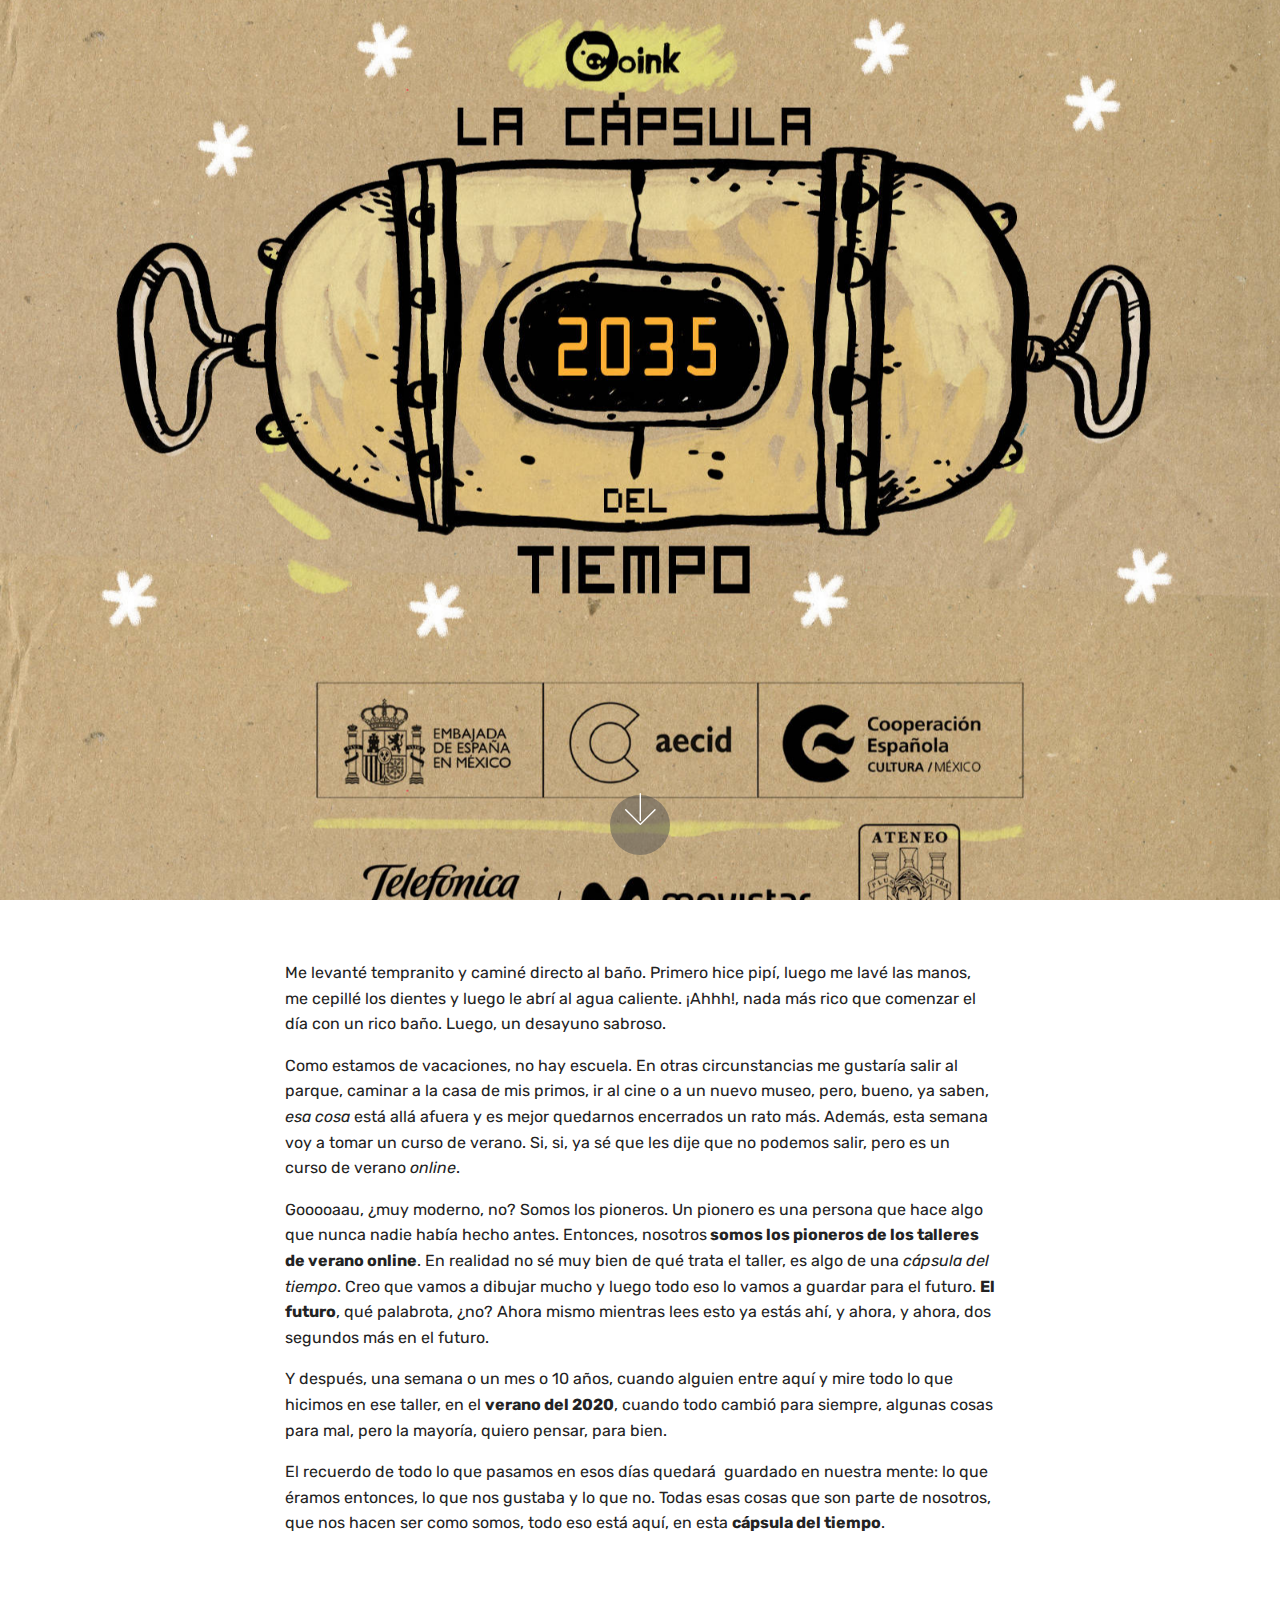
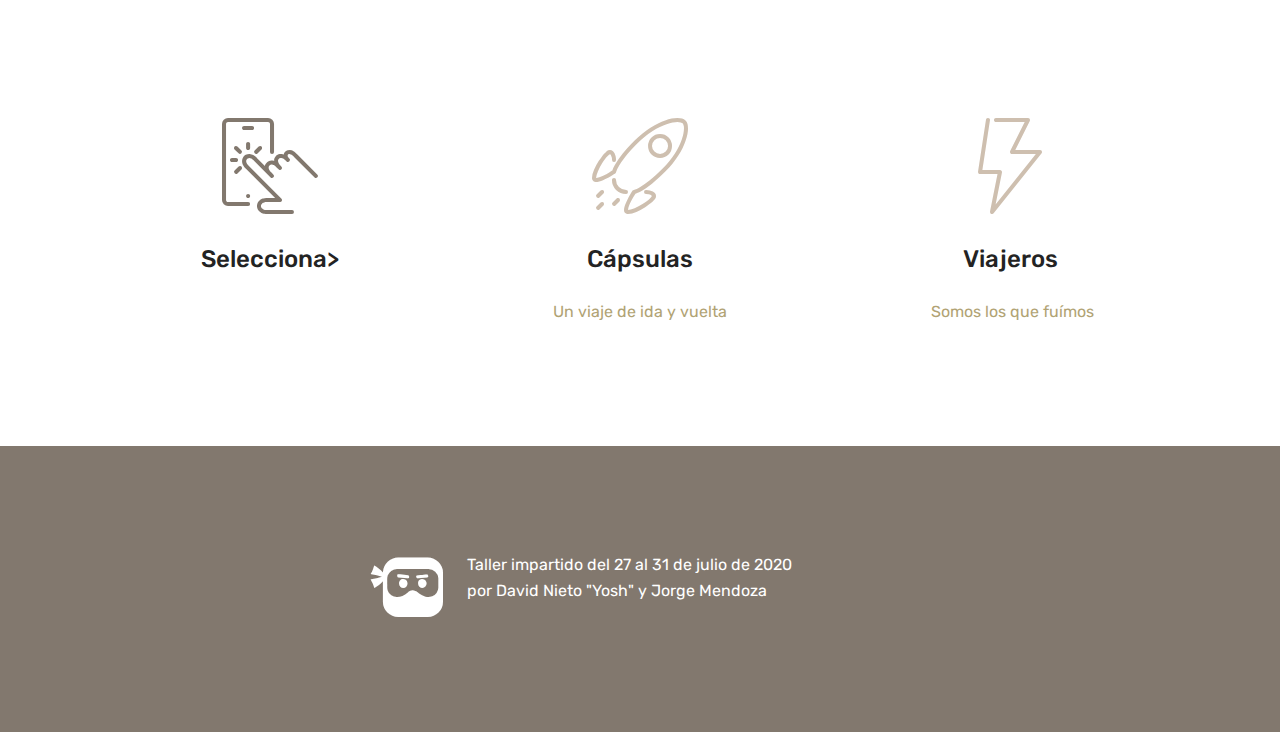
<file: index.html>
<!DOCTYPE html>
<html  >
<head>
  <!-- Site made with Mobirise Website Builder v4.12.4, https://mobirise.com -->
  <meta charset="UTF-8">
  <meta http-equiv="X-UA-Compatible" content="IE=edge">
  <meta name="generator" content="Mobirise v4.12.4, mobirise.com">
  <meta name="viewport" content="width=device-width, initial-scale=1, minimum-scale=1">
  <link rel="shortcut icon" href="assets/images/logo4.png" type="image/x-icon">
  <meta name="description" content="Taller de verano CCEMx">
  
  
  <title>Cápsula del tiempo</title>
  <link rel="stylesheet" href="assets/web/assets/mobirise-icons/mobirise-icons.css">
  <link rel="stylesheet" href="assets/bootstrap/css/bootstrap.min.css">
  <link rel="stylesheet" href="assets/bootstrap/css/bootstrap-grid.min.css">
  <link rel="stylesheet" href="assets/bootstrap/css/bootstrap-reboot.min.css">
  <link rel="stylesheet" href="assets/tether/tether.min.css">
  <link rel="stylesheet" href="assets/socicon/css/styles.css">
  <link rel="stylesheet" href="assets/theme/css/style.css">
  <link rel="preload" as="style" href="assets/mobirise/css/mbr-additional.css"><link rel="stylesheet" href="assets/mobirise/css/mbr-additional.css" type="text/css">
  
  
  
</head>
<body>
  <section class="cid-qTkA127IK8 mbr-fullscreen mbr-parallax-background" id="header2-1">

    

    

    <div class="container align-center">
        <div class="row justify-content-md-center">
            <div class="mbr-white col-md-10">
                <h1 class="mbr-section-title mbr-bold pb-3 mbr-fonts-style display-1"><br><br></h1>
                
                
                
            </div>
        </div>
    </div>
    <div class="mbr-arrow hidden-sm-down" aria-hidden="true">
        <a href="#next">
            <i class="mbri-down mbr-iconfont"></i>
        </a>
    </div>
</section>

<section class="engine"><a href="https://mobirise.info/j">website templates</a></section><section class="mbr-section article content1 cid-s6UUpZrGsn" id="content1-m">
    
     

    <div class="container">
        <div class="media-container-row">
            <div class="mbr-text col-12 mbr-fonts-style display-7 col-md-8"><p>Me levanté tempranito y caminé directo al baño. Primero hice pipí, luego me lavé las manos, me cepillé los dientes y luego le abrí al agua caliente. ¡Ahhh!, nada más rico que comenzar el día con un rico baño. Luego, un desayuno sabroso.&nbsp;</p><p><span style="font-size: 1rem;">Como estamos de vacaciones, no hay escuela. En otras circunstancias me gustaría salir al parque, caminar a la casa de mis primos, ir al cine o a un nuevo museo, pero, bueno, ya saben, <em>esa cosa</em>&nbsp;está allá afuera y es mejor quedarnos encerrados un rato más.&nbsp;</span><span style="font-size: 1rem;">Además, esta semana voy a tomar un curso de verano. Si, si, ya sé que les dije que no podemos salir, pero es un curso de verano <em>online</em>.</span></p><p>Gooooaau, ¿muy moderno, no? Somos los pioneros. Un pionero es una persona que hace algo que nunca nadie había hecho antes. Entonces, nosotros<strong> somos los pioneros de los talleres de verano online</strong>.&nbsp;<span style="font-size: 1rem;">En realidad no sé muy bien de qué trata el taller, es algo de una <em>cápsula del tiempo</em>. Creo que vamos a dibujar mucho y luego todo eso lo vamos a guardar para el futuro. <strong>El futuro</strong>, qué palabrota, ¿no? Ahora mismo mientras lees esto ya estás ahí, y ahora, y ahora, dos segundos más en el futuro.</span></p><p>Y después, una semana o un mes o 10 años, cuando alguien entre aquí y mire todo lo que hicimos en ese taller, e<span style="font-size: 1rem;">n el&nbsp;<strong>verano del 2020</strong>, cuando todo cambió para siempre, algunas cosas para mal, pero la mayoría, quiero pensar, para bien.</span></p><p>El recuerdo de todo lo que pasamos en esos días quedará &nbsp;guardado en nuestra mente: lo que éramos entonces, lo que nos gustaba y lo que no. Todas esas cosas que son parte de nosotros, que nos hacen ser como somos, todo eso está aquí, en esta <strong>cápsula del tiempo</strong>.</p></div>
        </div>
    </div>
</section>

<section class="features1 cid-s6U8LAC9gK" id="features1-7">
    
    

    
    <div class="container">
        <div class="media-container-row">

            <div class="card p-3 col-12 col-md-6 col-lg-4">
                <div class="card-img pb-3">
                    <span class="mbr-iconfont mbri-touch" style="color: rgb(130, 120, 110); fill: rgb(130, 120, 110);"></span>
                </div>
                <div class="card-box">
                    <h4 class="card-title py-3 mbr-fonts-style display-5">
                        Selecciona&gt;</h4>
                    <p class="mbr-text mbr-fonts-style display-7"></p>
                </div>
            </div>

            <div class="card p-3 col-12 col-md-6 col-lg-4">
                <div class="card-img pb-3">
                    <span class="mbr-iconfont mbri-rocket" style="color: rgb(206, 191, 175); fill: rgb(206, 191, 175);"></span>
                </div>
                <div class="card-box">
                    <h4 class="card-title py-3 mbr-fonts-style display-5">
                        Cápsulas</h4>
                    <p class="mbr-text mbr-fonts-style display-7"><a href="page2.html" class="text-danger">Un viaje de ida y vuelta</a></p>
                </div>
            </div>

            <div class="card p-3 col-12 col-md-6 col-lg-4">
                <div class="card-img pb-3">
                    <span class="mbr-iconfont mbri-speed" style="color: rgb(206, 191, 175); fill: rgb(206, 191, 175);"></span>
                </div>
                <div class="card-box">
                    <h4 class="card-title py-3 mbr-fonts-style display-5">
                        Viajeros</h4>
                    <p class="mbr-text mbr-fonts-style display-7">&nbsp; <a href="page4.html" class="text-danger">Somos los que fuímos&nbsp;</a></p>
                </div>
            </div>

            

        </div>

    </div>

</section>

<section class="features9 cid-s6W0nxLI4h" id="features9-18">

    

    
    <div class="container">
        <div class="row justify-content-center">
            <div class="card p-3 col-12 col-md-6">
                <div class="media-container-row">
                    <div class="card-img pr-2">
                        <span class="mbr-iconfont socicon-dlive socicon" style="color: rgb(255, 255, 255); fill: rgb(255, 255, 255);"></span>
                    </div>
                    <div class="card-box">
                        
                        <p class="mbr-text mbr-fonts-style display-7">Taller impartido del 27 al 31 de julio de 2020<br>por David Nieto "Yosh" y Jorge Mendoza&nbsp;</p>
                    </div>
                </div>
            </div>

            

            

            
        </div>
    </div>
</section>


  <script src="assets/web/assets/jquery/jquery.min.js"></script>
  <script src="assets/popper/popper.min.js"></script>
  <script src="assets/bootstrap/js/bootstrap.min.js"></script>
  <script src="assets/tether/tether.min.js"></script>
  <script src="assets/smoothscroll/smooth-scroll.js"></script>
  <script src="assets/parallax/jarallax.min.js"></script>
  <script src="assets/theme/js/script.js"></script>
  
  
</body>
</html>
</file>
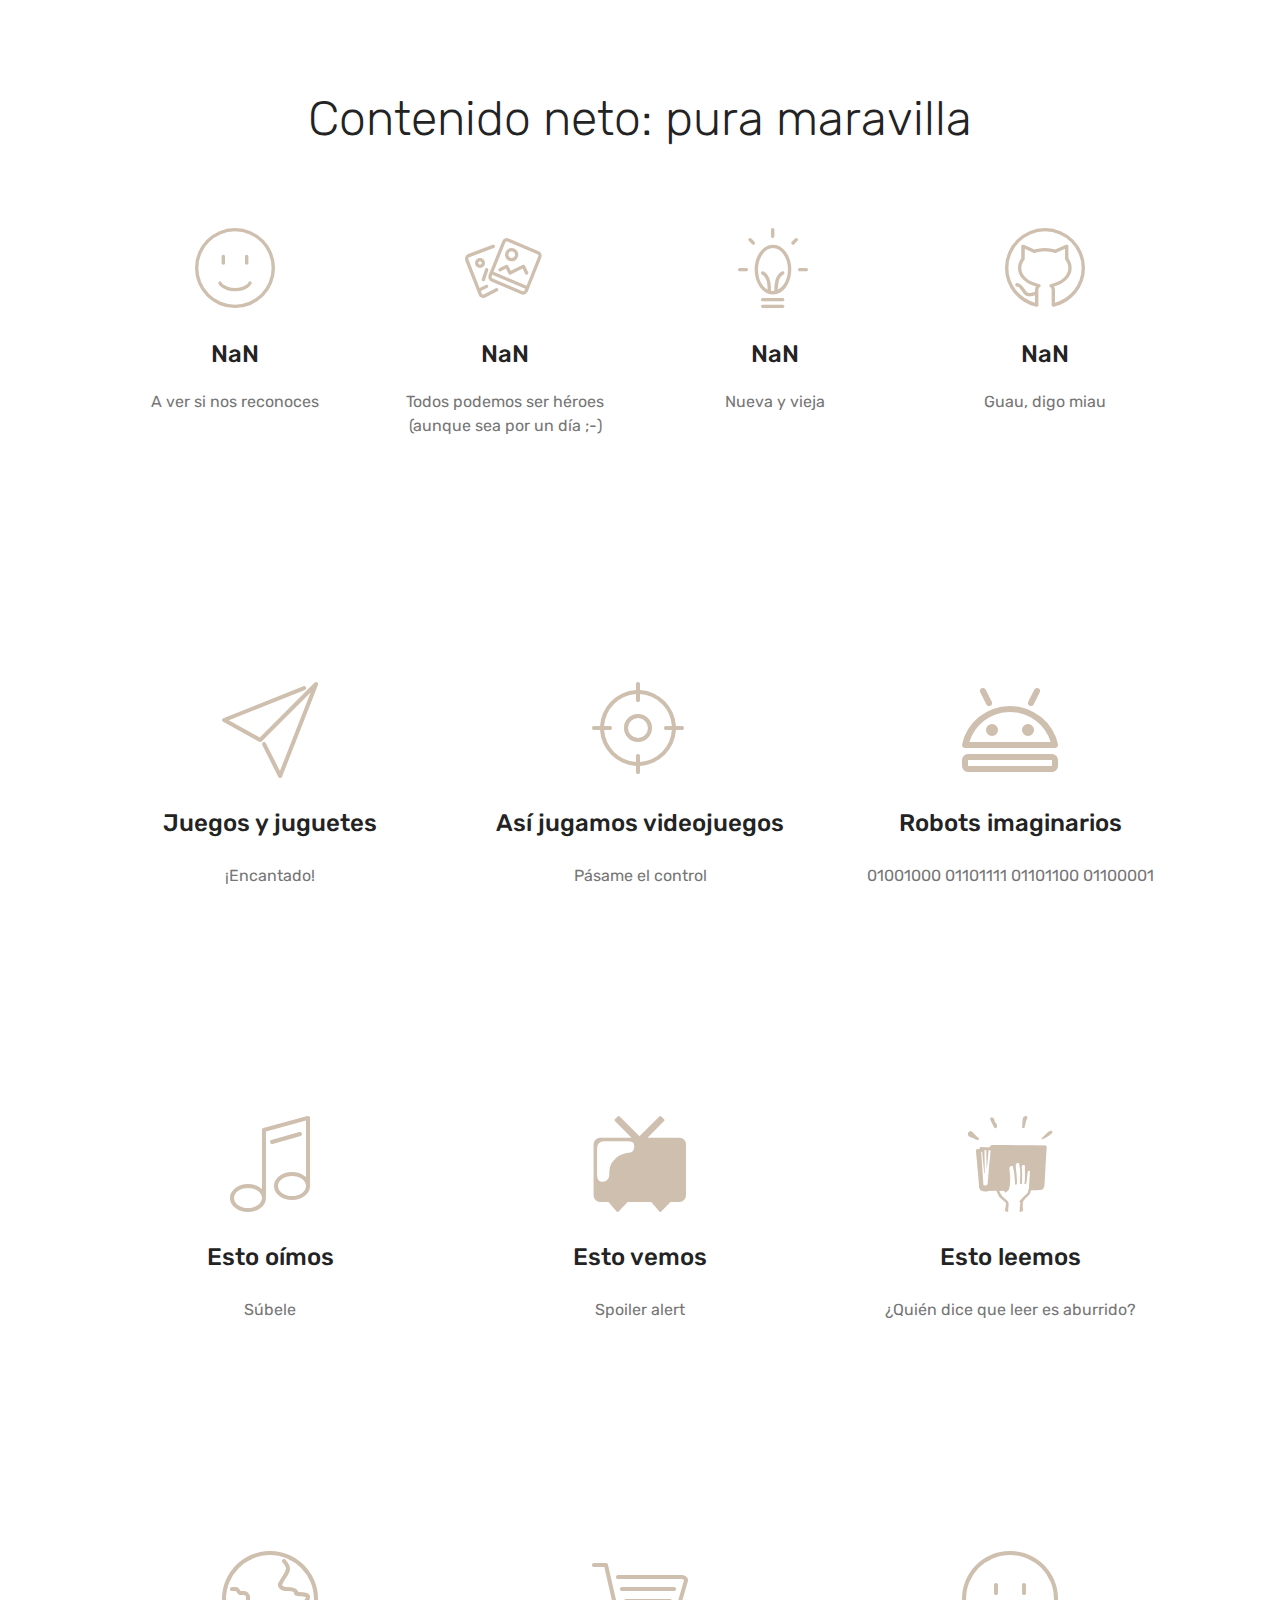
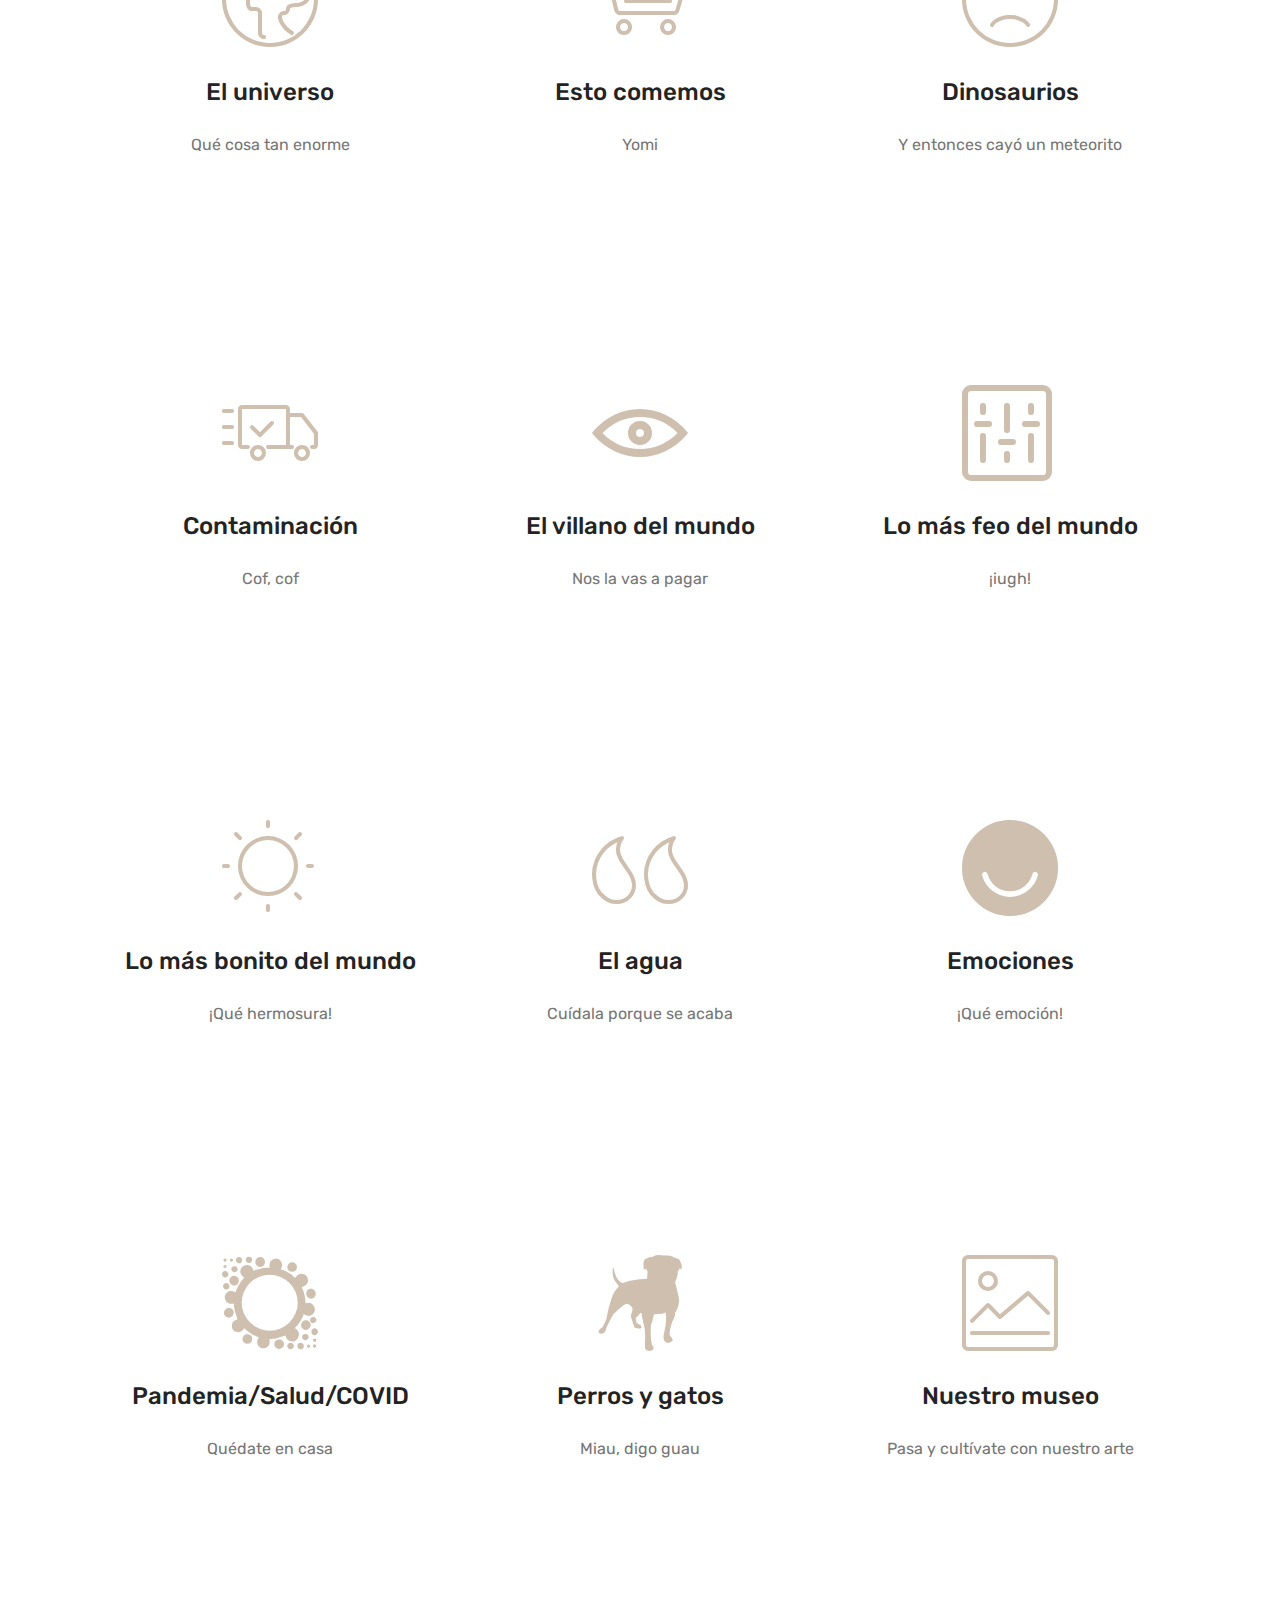
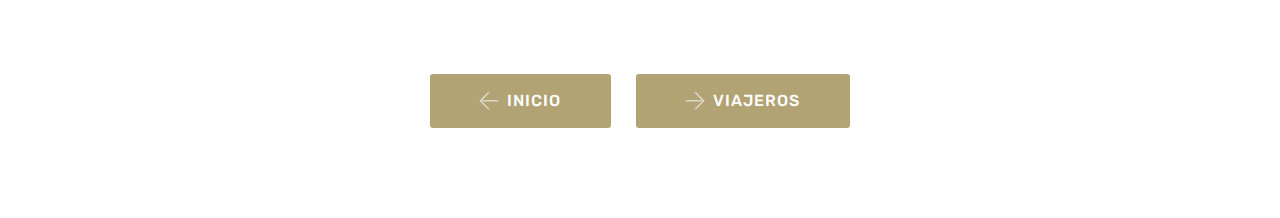
<file: page2.html>
<!DOCTYPE html>
<html  >
<head>
  <!-- Site made with Mobirise Website Builder v4.12.4, https://mobirise.com -->
  <meta charset="UTF-8">
  <meta http-equiv="X-UA-Compatible" content="IE=edge">
  <meta name="generator" content="Mobirise v4.12.4, mobirise.com">
  <meta name="viewport" content="width=device-width, initial-scale=1, minimum-scale=1">
  <link rel="shortcut icon" href="assets/images/logo4.png" type="image/x-icon">
  <meta name="description" content="Website Generator Description">
  
  
  <title>temas</title>
  <link rel="stylesheet" href="assets/web/assets/mobirise-icons2/mobirise2.css">
  <link rel="stylesheet" href="assets/web/assets/mobirise-icons-bold/mobirise-icons-bold.css">
  <link rel="stylesheet" href="assets/web/assets/mobirise-icons/mobirise-icons.css">
  <link rel="stylesheet" href="assets/bootstrap/css/bootstrap.min.css">
  <link rel="stylesheet" href="assets/bootstrap/css/bootstrap-grid.min.css">
  <link rel="stylesheet" href="assets/bootstrap/css/bootstrap-reboot.min.css">
  <link rel="stylesheet" href="assets/tether/tether.min.css">
  <link rel="stylesheet" href="assets/socicon/css/styles.css">
  <link rel="stylesheet" href="assets/theme/css/style.css">
  <link rel="preload" as="style" href="assets/mobirise/css/mbr-additional.css"><link rel="stylesheet" href="assets/mobirise/css/mbr-additional.css" type="text/css">
  
  
  
</head>
<body>
  <section class="counters1 counters cid-s6VL5TfL1H" id="counters1-10">

    

    

    <div class="container">
        <h2 class="mbr-section-title pb-3 align-center mbr-fonts-style display-2">Contenido neto: pura maravilla</h2>
        

        <div class="container pt-4 mt-2">
            <div class="media-container-row">
                <div class="card p-3 align-center col-12 col-md-6 col-lg-3">
                    <div class="panel-item p-3">
                        <div class="card-img pb-3">
                            <a href="page5.html"><span class="mbr-iconfont mbri-smile-face" style="color: rgb(206, 191, 175); fill: rgb(206, 191, 175);"></span></a>
                        </div>

                        <div class="card-text">
                            <h3 class="count pt-3 pb-3 mbr-fonts-style display-5">Éstos somos</h3>
                            
                            <p class="mbr-content-text mbr-fonts-style display-7">A ver si nos reconoces</p>
                        </div>
                    </div>
                </div>


                <div class="card p-3 align-center col-12 col-md-6 col-lg-3">
                    <div class="panel-item p-3">
                        <div class="card-img pb-3">
                            <span class="mbr-iconfont mbri-image-gallery" style="color: rgb(206, 191, 175); fill: rgb(206, 191, 175);"></span>
                        </div>
                        <div class="card-text">
                            <h3 class="count pt-3 pb-3 mbr-fonts-style display-5">
                                  Los cómics</h3>
                            
                            <p class="mbr-content-text mbr-fonts-style display-7">
                                    Todos podemos ser héroes<br>(aunque sea por un día ;-)</p>
                        </div>
                    </div>
                </div>

                <div class="card p-3 align-center col-12 col-md-6 col-lg-3">
                    <div class="panel-item p-3">
                        <div class="card-img pb-3">
                            <span class="mbr-iconfont mbri-idea" style="color: rgb(206, 191, 175); fill: rgb(206, 191, 175);"></span>
                        </div>
                        <div class="card-text">
                            <h3 class="count pt-3 pb-3 mbr-fonts-style display-5">
                                  La tecnología</h3>
                            
                            <p class="mbr-content-text mbr-fonts-style display-7">Nueva y vieja</p>
                        </div>
                    </div>
                </div>


                <div class="card p-3 align-center col-12 col-md-6 col-lg-3">
                    <div class="panel-item p-3">
                        <div class="card-img pb-3">
                            <span class="mbr-iconfont mbri-github" style="color: rgb(206, 191, 175); fill: rgb(206, 191, 175);"></span>
                        </div>

                        <div class="card-texts">
                             <h3 class="count pt-3 pb-3 mbr-fonts-style display-5">
                                  Los animales</h3>
                            
                            <p class="mbr-content-text mbr-fonts-style display-7">
                                    Guau, digo miau</p>
                        </div>
                    </div>
                </div>
            </div>
        </div>
   </div>
</section>

<section class="engine"><a href="https://mobirise.info/t">amp template</a></section><section class="features1 cid-s6VP80zBRu" id="features1-11">
    
    

    
    <div class="container">
        <div class="media-container-row">

            <div class="card p-3 col-12 col-md-6 col-lg-4">
                <div class="card-img pb-3">
                    <span class="mbr-iconfont mbri-paper-plane" style="color: rgb(206, 191, 175); fill: rgb(206, 191, 175);"></span>
                </div>
                <div class="card-box">
                    <h4 class="card-title py-3 mbr-fonts-style display-5">
                        Juegos y juguetes</h4>
                    <p class="mbr-text mbr-fonts-style display-7">
                        ¡Encantado!</p>
                </div>
            </div>

            <div class="card p-3 col-12 col-md-6 col-lg-4">
                <div class="card-img pb-3">
                    <span class="mbr-iconfont mbri-target" style="color: rgb(206, 191, 175); fill: rgb(206, 191, 175);"></span>
                </div>
                <div class="card-box">
                    <h4 class="card-title py-3 mbr-fonts-style display-5">
                        Así jugamos videojuegos</h4>
                    <p class="mbr-text mbr-fonts-style display-7">
                        Pásame el control</p>
                </div>
            </div>

            <div class="card p-3 col-12 col-md-6 col-lg-4">
                <div class="card-img pb-3">
                    <a href="page8.html"><span class="mbr-iconfont mbrib-android" style="color: rgb(206, 191, 175); fill: rgb(206, 191, 175);"></span></a>
                </div>
                <div class="card-box">
                    <h4 class="card-title py-3 mbr-fonts-style display-5">
                        Robots imaginarios</h4>
                    <p class="mbr-text mbr-fonts-style display-7">
                        01001000 01101111 01101100 01100001 </p>
                </div>
            </div>

            

        </div>

    </div>

</section>

<section class="features1 cid-s6VQwJNaBI" id="features1-12">
    
    

    
    <div class="container">
        <div class="media-container-row">

            <div class="card p-3 col-12 col-md-6 col-lg-4">
                <div class="card-img pb-3">
                    <span class="mbr-iconfont mbri-music" style="color: rgb(206, 191, 175); fill: rgb(206, 191, 175);"></span>
                </div>
                <div class="card-box">
                    <h4 class="card-title py-3 mbr-fonts-style display-5">
                        Esto oímos</h4>
                    <p class="mbr-text mbr-fonts-style display-7">
                        Súbele</p>
                </div>
            </div>

            <div class="card p-3 col-12 col-md-6 col-lg-4">
                <div class="card-img pb-3">
                    <span class="mbr-iconfont socicon-niconico socicon" style="color: rgb(206, 191, 175); fill: rgb(206, 191, 175);"></span>
                </div>
                <div class="card-box">
                    <h4 class="card-title py-3 mbr-fonts-style display-5">
                        Esto vemos</h4>
                    <p class="mbr-text mbr-fonts-style display-7">Spoiler alert</p>
                </div>
            </div>

            <div class="card p-3 col-12 col-md-6 col-lg-4">
                <div class="card-img pb-3">
                    <span class="mbr-iconfont socicon-smashwords socicon" style="color: rgb(206, 191, 175); fill: rgb(206, 191, 175);"></span>
                </div>
                <div class="card-box">
                    <h4 class="card-title py-3 mbr-fonts-style display-5">
                        Esto leemos</h4>
                    <p class="mbr-text mbr-fonts-style display-7">
                        ¿Quién dice que leer es aburrido?</p>
                </div>
            </div>

            

        </div>

    </div>

</section>

<section class="features1 cid-s6VR5Uj2LV" id="features1-13">
    
    

    
    <div class="container">
        <div class="media-container-row">

            <div class="card p-3 col-12 col-md-6 col-lg-4">
                <div class="card-img pb-3">
                    <span class="mbr-iconfont mbri-globe" style="color: rgb(206, 191, 175); fill: rgb(206, 191, 175);"></span>
                </div>
                <div class="card-box">
                    <h4 class="card-title py-3 mbr-fonts-style display-5">
                        El universo</h4>
                    <p class="mbr-text mbr-fonts-style display-7">
                        Qué cosa tan enorme</p>
                </div>
            </div>

            <div class="card p-3 col-12 col-md-6 col-lg-4">
                <div class="card-img pb-3">
                    <a href="page3.html"><span class="mbr-iconfont mbri-shopping-cart" style="color: rgb(206, 191, 175); fill: rgb(206, 191, 175);"></span></a>
                </div>
                <div class="card-box">
                    <h4 class="card-title py-3 mbr-fonts-style display-5">
                        Esto comemos</h4>
                    <p class="mbr-text mbr-fonts-style display-7">
                        Yomi</p>
                </div>
            </div>

            <div class="card p-3 col-12 col-md-6 col-lg-4">
                <div class="card-img pb-3">
                    <a href="page7.html"><span class="mbr-iconfont mbri-sad-face" style="color: rgb(206, 191, 175); fill: rgb(206, 191, 175);"></span></a>
                </div>
                <div class="card-box">
                    <h4 class="card-title py-3 mbr-fonts-style display-5">
                        Dinosaurios</h4>
                    <p class="mbr-text mbr-fonts-style display-7">
                        Y entonces cayó un meteorito</p>
                </div>
            </div>

            

        </div>

    </div>

</section>

<section class="features1 cid-s6VS3nCWxg" id="features1-14">
    
    

    
    <div class="container">
        <div class="media-container-row">

            <div class="card p-3 col-12 col-md-6 col-lg-4">
                <div class="card-img pb-3">
                    <span class="mbr-iconfont mbri-delivery" style="color: rgb(206, 191, 175); fill: rgb(206, 191, 175);"></span>
                </div>
                <div class="card-box">
                    <h4 class="card-title py-3 mbr-fonts-style display-5">
                        Contaminación</h4>
                    <p class="mbr-text mbr-fonts-style display-7">
                        Cof, cof</p>
                </div>
            </div>

            <div class="card p-3 col-12 col-md-6 col-lg-4">
                <div class="card-img pb-3">
                    <span class="mbr-iconfont mobi-mbri-preview mobi-mbri" style="color: rgb(206, 191, 175); fill: rgb(206, 191, 175);"></span>
                </div>
                <div class="card-box">
                    <h4 class="card-title py-3 mbr-fonts-style display-5">
                        El villano del mundo</h4>
                    <p class="mbr-text mbr-fonts-style display-7">Nos la vas a pagar</p>
                </div>
            </div>

            <div class="card p-3 col-12 col-md-6 col-lg-4">
                <div class="card-img pb-3">
                    <span class="mbr-iconfont mbrib-setting2" style="color: rgb(206, 191, 175); fill: rgb(206, 191, 175);"></span>
                </div>
                <div class="card-box">
                    <h4 class="card-title py-3 mbr-fonts-style display-5">
                        Lo más feo del mundo</h4>
                    <p class="mbr-text mbr-fonts-style display-7">¡iugh!</p>
                </div>
            </div>

            

        </div>

    </div>

</section>

<section class="features1 cid-s6VS3SMxgs" id="features1-15">
    
    

    
    <div class="container">
        <div class="media-container-row">

            <div class="card p-3 col-12 col-md-6 col-lg-4">
                <div class="card-img pb-3">
                    <span class="mbr-iconfont mbri-sun" style="color: rgb(206, 191, 175); fill: rgb(206, 191, 175);"></span>
                </div>
                <div class="card-box">
                    <h4 class="card-title py-3 mbr-fonts-style display-5">
                        Lo más bonito del mundo</h4>
                    <p class="mbr-text mbr-fonts-style display-7">¡Qué hermosura!</p>
                </div>
            </div>

            <div class="card p-3 col-12 col-md-6 col-lg-4">
                <div class="card-img pb-3">
                    <span class="mbr-iconfont mbri-quote-left" style="color: rgb(206, 191, 175); fill: rgb(206, 191, 175);"></span>
                </div>
                <div class="card-box">
                    <h4 class="card-title py-3 mbr-fonts-style display-5">
                        El agua</h4>
                    <p class="mbr-text mbr-fonts-style display-7">
                        Cuídala porque se acaba</p>
                </div>
            </div>

            <div class="card p-3 col-12 col-md-6 col-lg-4">
                <div class="card-img pb-3">
                    <span class="mbr-iconfont socicon-ello socicon" style="color: rgb(206, 191, 175); fill: rgb(206, 191, 175);"></span>
                </div>
                <div class="card-box">
                    <h4 class="card-title py-3 mbr-fonts-style display-5">
                        Emociones</h4>
                    <p class="mbr-text mbr-fonts-style display-7">
                        ¡Qué emoción!</p>
                </div>
            </div>

            

        </div>

    </div>

</section>

<section class="features1 cid-s6VUuvMoY0" id="features1-16">
    
    

    
    <div class="container">
        <div class="media-container-row">

            <div class="card p-3 col-12 col-md-6 col-lg-4">
                <div class="card-img pb-3">
                    <span class="mbr-iconfont socicon-gamewisp socicon" style="color: rgb(206, 191, 175); fill: rgb(206, 191, 175);"></span>
                </div>
                <div class="card-box">
                    <h4 class="card-title py-3 mbr-fonts-style display-5">Pandemia/Salud/COVID</h4>
                    <p class="mbr-text mbr-fonts-style display-7">
                        Quédate en casa</p>
                </div>
            </div>

            <div class="card p-3 col-12 col-md-6 col-lg-4">
                <div class="card-img pb-3">
                    <span class="mbr-iconfont socicon-zynga socicon" style="color: rgb(206, 191, 175); fill: rgb(206, 191, 175);"></span>
                </div>
                <div class="card-box">
                    <h4 class="card-title py-3 mbr-fonts-style display-5">
                        Perros y gatos</h4>
                    <p class="mbr-text mbr-fonts-style display-7">Miau, digo guau</p>
                </div>
            </div>

            <div class="card p-3 col-12 col-md-6 col-lg-4">
                <div class="card-img pb-3">
                    <a href="page6.html"><span class="mbr-iconfont mbri-photo" style="color: rgb(206, 191, 175); fill: rgb(206, 191, 175);"></span></a>
                </div>
                <div class="card-box">
                    <h4 class="card-title py-3 mbr-fonts-style display-5">
                        Nuestro museo</h4>
                    <p class="mbr-text mbr-fonts-style display-7">Pasa y cultívate con nuestro arte</p>
                </div>
            </div>

            

        </div>

    </div>

</section>

<section class="mbr-section content4 cid-s6UjjOfeuw" id="content4-h">

    

    <div class="container">
        <div class="media-container-row">
            <div class="title col-12 col-md-8">
                
                
                <div class="mbr-section-btn align-center py-4"><a class="btn btn-danger display-4" href="index.html"><span class="mbri-left mbr-iconfont mbr-iconfont-btn" style="font-size: 18px;"></span>INICIO</a> <a class="btn btn-danger display-4" href="page4.html"><span class="mbri-right mbr-iconfont mbr-iconfont-btn" style="font-size: 18px;"></span>VIAJEROS</a></div>
            </div>
        </div>
    </div>
</section>


  <script src="assets/web/assets/jquery/jquery.min.js"></script>
  <script src="assets/popper/popper.min.js"></script>
  <script src="assets/bootstrap/js/bootstrap.min.js"></script>
  <script src="assets/viewportchecker/jquery.viewportchecker.js"></script>
  <script src="assets/tether/tether.min.js"></script>
  <script src="assets/smoothscroll/smooth-scroll.js"></script>
  <script src="assets/theme/js/script.js"></script>
  
  
</body>
</html>
</file>
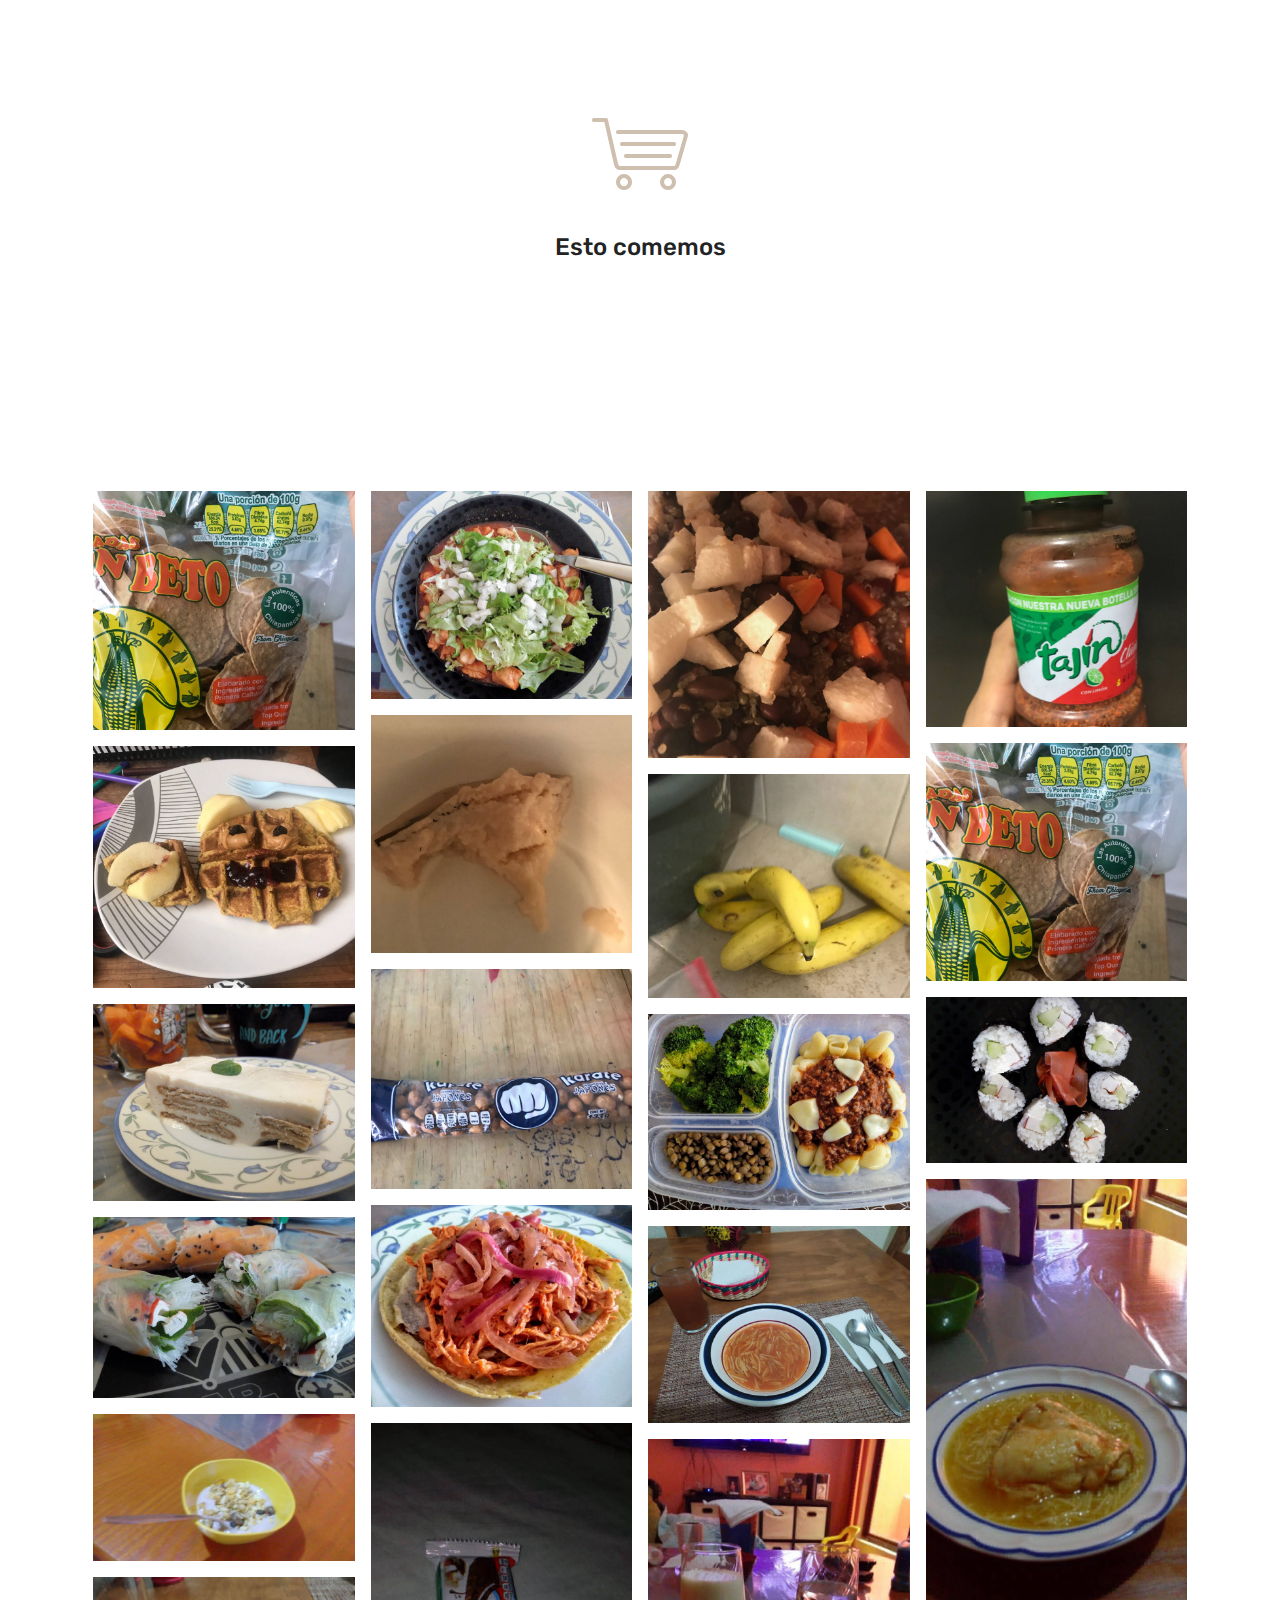
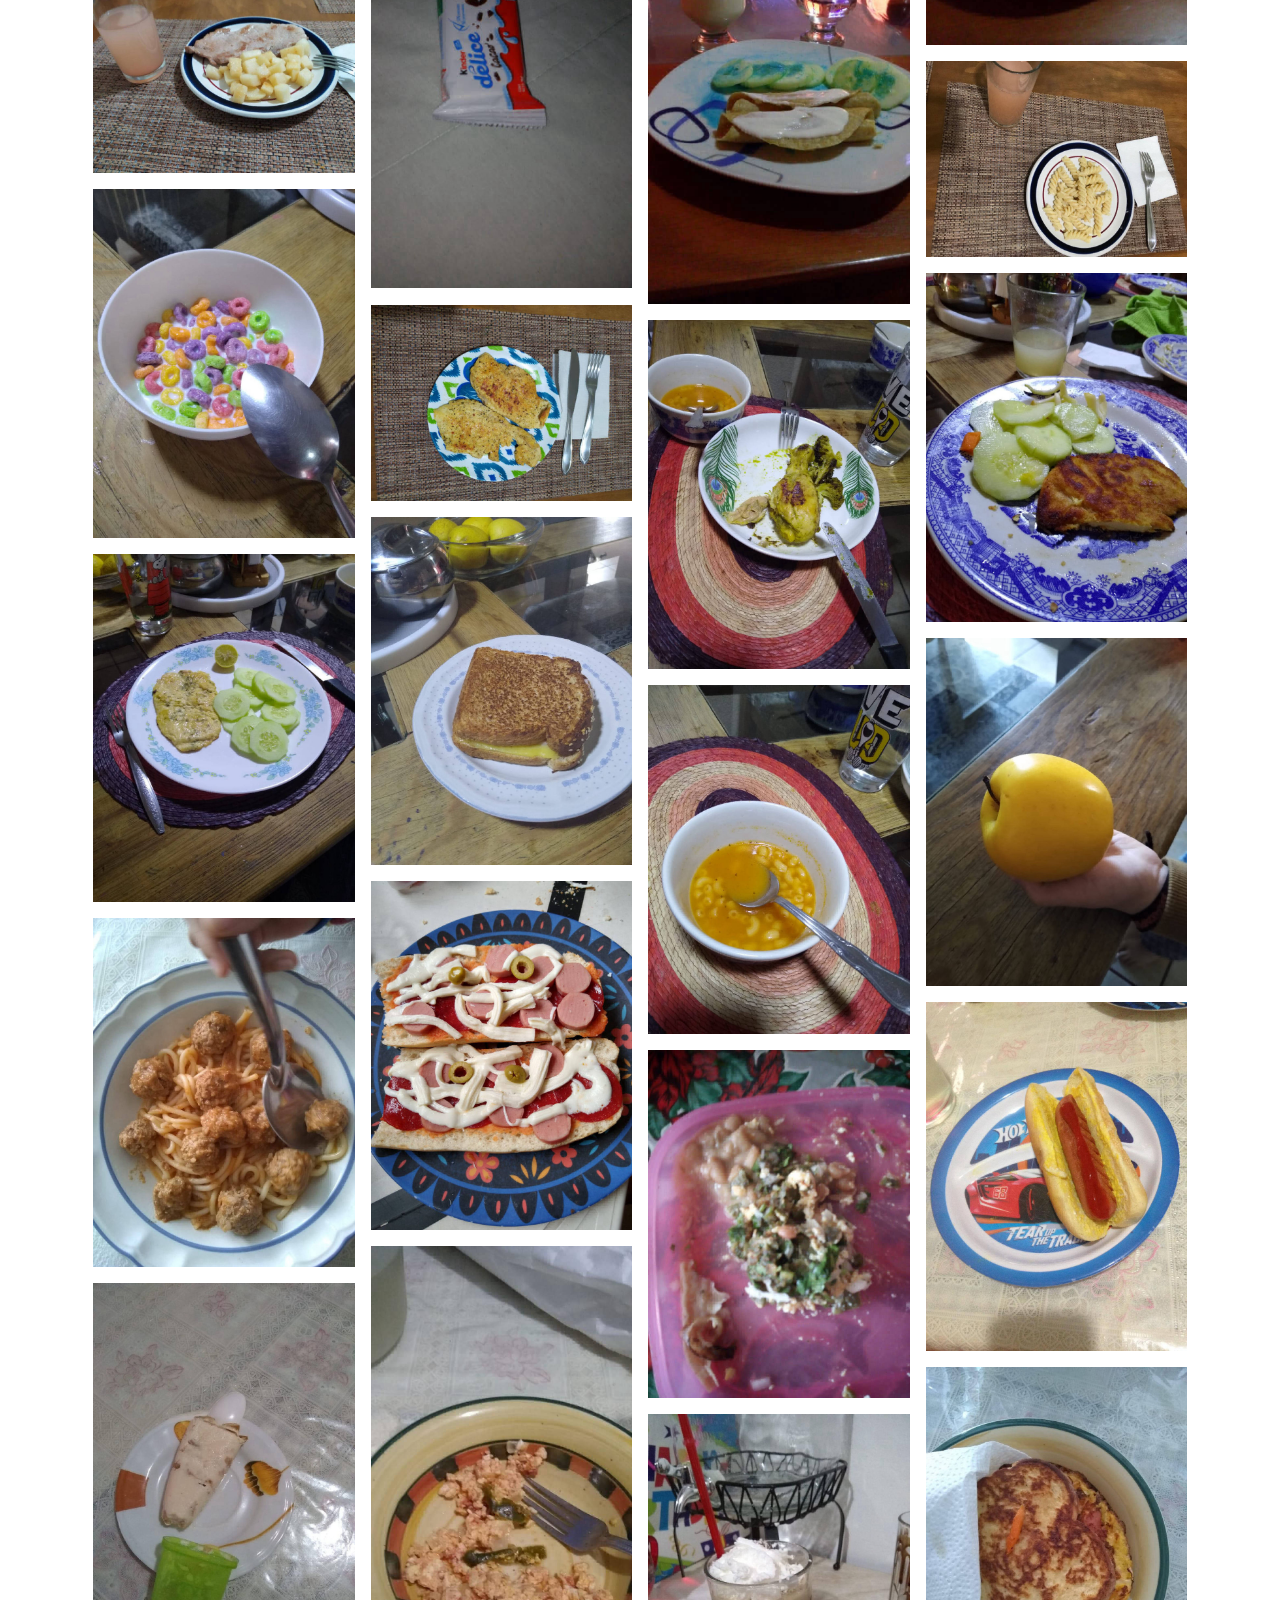
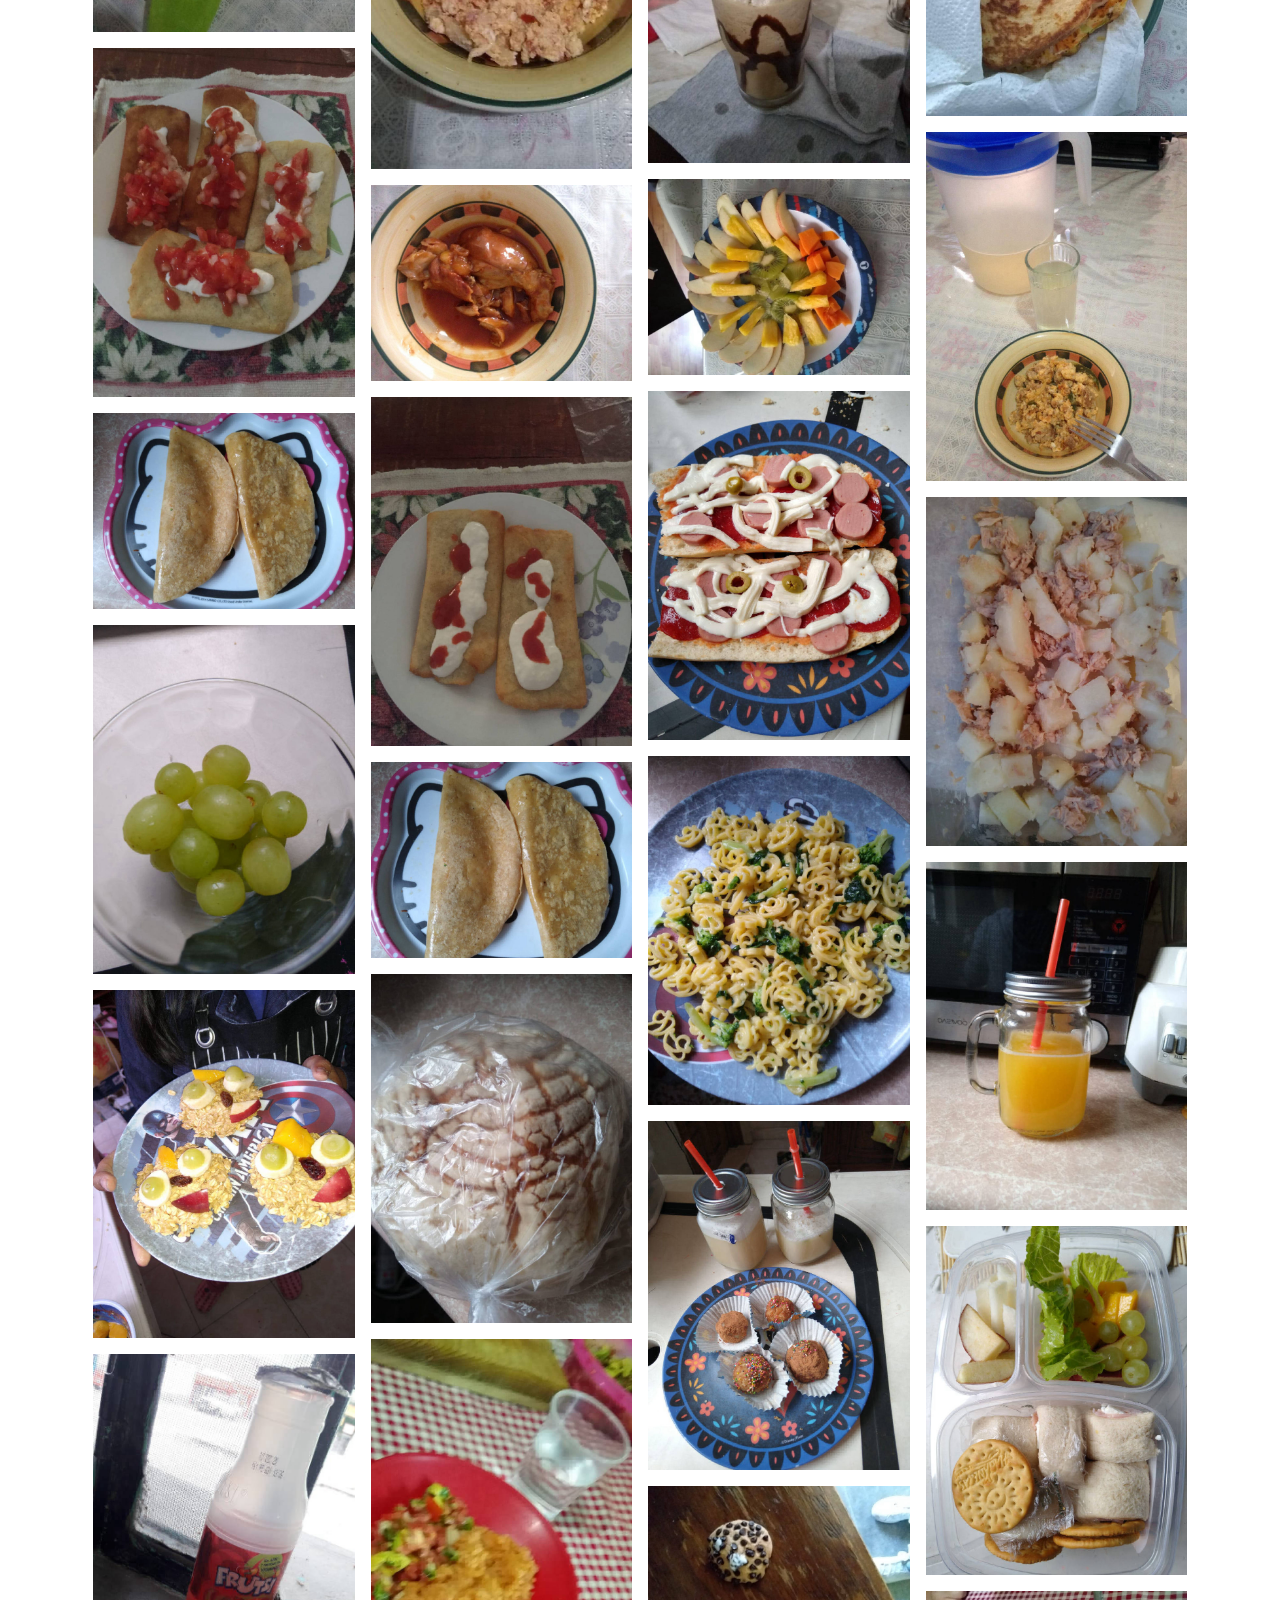
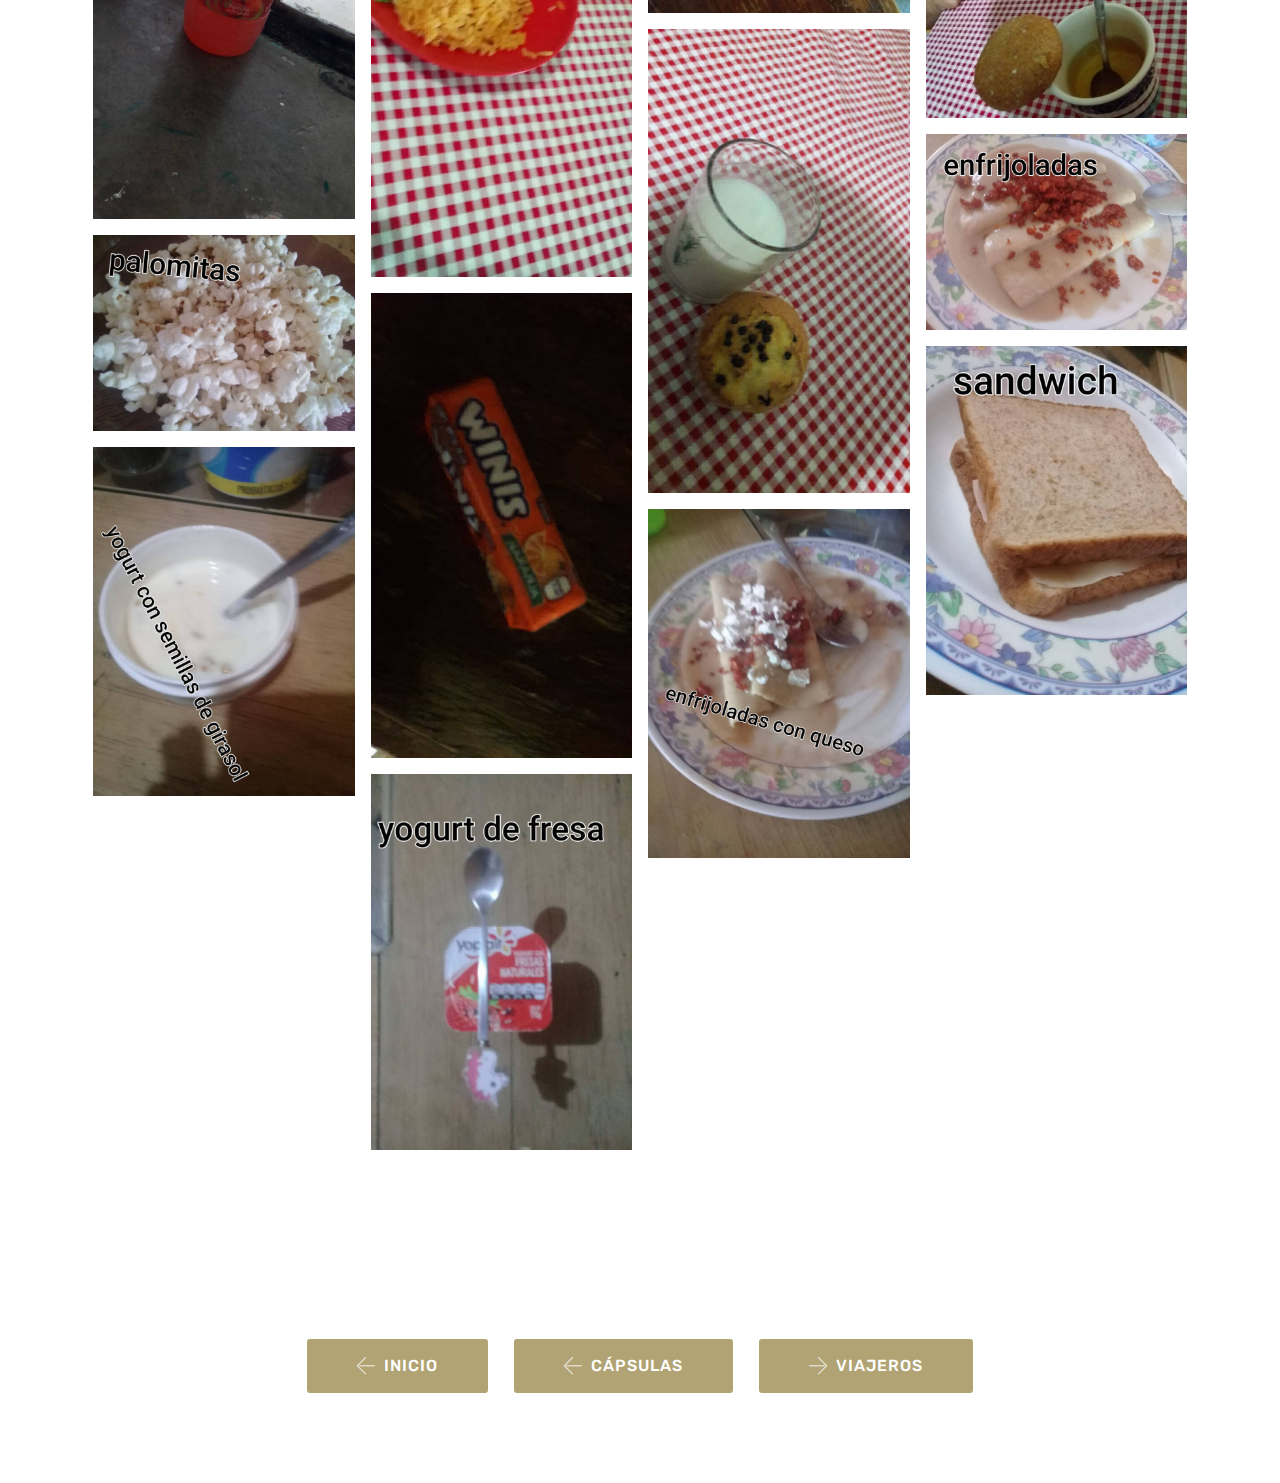
<file: page3.html>
<!DOCTYPE html>
<html  >
<head>
  <!-- Site made with Mobirise Website Builder v4.12.4, https://mobirise.com -->
  <meta charset="UTF-8">
  <meta http-equiv="X-UA-Compatible" content="IE=edge">
  <meta name="generator" content="Mobirise v4.12.4, mobirise.com">
  <meta name="viewport" content="width=device-width, initial-scale=1, minimum-scale=1">
  <link rel="shortcut icon" href="assets/images/logo4.png" type="image/x-icon">
  <meta name="description" content="Taller de verano CCEMx">
  
  
  <title>comida</title>
  <link rel="stylesheet" href="assets/web/assets/mobirise-icons/mobirise-icons.css">
  <link rel="stylesheet" href="assets/bootstrap/css/bootstrap.min.css">
  <link rel="stylesheet" href="assets/bootstrap/css/bootstrap-grid.min.css">
  <link rel="stylesheet" href="assets/bootstrap/css/bootstrap-reboot.min.css">
  <link rel="stylesheet" href="assets/tether/tether.min.css">
  <link rel="stylesheet" href="assets/theme/css/style.css">
  <link rel="stylesheet" href="assets/gallery/style.css">
  <link rel="preload" as="style" href="assets/mobirise/css/mbr-additional.css"><link rel="stylesheet" href="assets/mobirise/css/mbr-additional.css" type="text/css">
  
  
  
</head>
<body>
  <section class="features1 cid-s6W5yORR4i" id="features1-1e">
    
    

    
    <div class="container">
        <div class="media-container-row">

            <div class="card p-3 col-12 col-md-6">
                <div class="card-img pb-3">
                    <span class="mbr-iconfont mbri-shopping-cart" style="color: rgb(206, 191, 175); fill: rgb(206, 191, 175);"></span>
                </div>
                <div class="card-box">
                    <h4 class="card-title py-3 mbr-fonts-style display-5">
                        Esto comemos</h4>
                    
                </div>
            </div>

            

            

            

        </div>

    </div>

</section>

<section class="engine"><a href="https://mobirise.info/t">amp templates</a></section><section class="mbr-gallery mbr-slider-carousel cid-s6W5kvUhZi" id="gallery1-1d">

    

    <div class="container">
        <div><!-- Filter --><!-- Gallery --><div class="mbr-gallery-row"><div class="mbr-gallery-layout-default"><div><div><div class="mbr-gallery-item mbr-gallery-item--p1" data-video-url="false" data-tags="Increíble"><div href="#lb-gallery1-1d" data-slide-to="0" data-toggle="modal"><img src="assets/images/img-33-1512x1380-800x730.jpg" alt="" title=""><span class="icon-focus"></span></div></div><div class="mbr-gallery-item mbr-gallery-item--p1" data-video-url="false" data-tags="Responsive"><div href="#lb-gallery1-1d" data-slide-to="1" data-toggle="modal"><img src="assets/images/img-20200428-151255015-2-2000x1590-800x636.jpg" alt="" title=""><span class="icon-focus"></span></div></div><div class="mbr-gallery-item mbr-gallery-item--p1" data-video-url="false" data-tags="Creativa"><div href="#lb-gallery1-1d" data-slide-to="2" data-toggle="modal"><img src="assets/images/img-27-1512x1545-800x817.jpg" alt="" title=""><span class="icon-focus"></span></div></div><div class="mbr-gallery-item mbr-gallery-item--p1" data-video-url="false" data-tags="Animada"><div href="#lb-gallery1-1d" data-slide-to="3" data-toggle="modal"><img src="assets/images/img-31-1512x1362-800x721.jpg" alt="" title=""><span class="icon-focus"></span></div></div><div class="mbr-gallery-item mbr-gallery-item--p1" data-video-url="false" data-tags="Increíble"><div href="#lb-gallery1-1d" data-slide-to="4" data-toggle="modal"><img src="assets/images/img-17-1512x1404-800x743.jpg" alt="" title=""><span class="icon-focus"></span></div></div><div class="mbr-gallery-item mbr-gallery-item--p1" data-video-url="false" data-tags="Increíble"><div href="#lb-gallery1-1d" data-slide-to="5" data-toggle="modal"><img src="assets/images/img-24-1512x1378-800x729.jpg" alt="" title=""><span class="icon-focus"></span></div></div><div class="mbr-gallery-item mbr-gallery-item--p1" data-video-url="false" data-tags="Responsive"><div href="#lb-gallery1-1d" data-slide-to="6" data-toggle="modal"><img src="assets/images/img-32-1512x1296-800x686.jpg" alt="" title=""><span class="icon-focus"></span></div></div><div class="mbr-gallery-item mbr-gallery-item--p1" data-video-url="false" data-tags="Animada"><div href="#lb-gallery1-1d" data-slide-to="7" data-toggle="modal"><img src="assets/images/img-33-1512x1380-800x730.jpg" alt="" title=""><span class="icon-focus"></span></div></div><div class="mbr-gallery-item mbr-gallery-item--p1" data-video-url="false" data-tags="Increíble"><div href="#lb-gallery1-1d" data-slide-to="8" data-toggle="modal"><img src="assets/images/img-20200327-64643467-2000x1500-800x600.jpg" alt="" title=""><span class="icon-focus"></span></div></div><div class="mbr-gallery-item mbr-gallery-item--p1" data-video-url="false" data-tags="Increíble"><div href="#lb-gallery1-1d" data-slide-to="9" data-toggle="modal"><img src="assets/images/img-34-1512x1274-800x674.jpg" alt="" title=""><span class="icon-focus"></span></div></div><div class="mbr-gallery-item mbr-gallery-item--p1" data-video-url="false" data-tags="Increíble"><div href="#lb-gallery1-1d" data-slide-to="10" data-toggle="modal"><img src="assets/images/img-20191108-135206120-2-2000x1500-800x600.jpg" alt="" title=""><span class="icon-focus"></span></div></div><div class="mbr-gallery-item mbr-gallery-item--p1" data-video-url="false" data-tags="Increíble"><div href="#lb-gallery1-1d" data-slide-to="11" data-toggle="modal"><img src="assets/images/img-20200307-wa0008-708x449-708x449.jpg" alt="" title=""><span class="icon-focus"></span></div></div><div class="mbr-gallery-item mbr-gallery-item--p1" data-video-url="false" data-tags="Increíble"><div href="#lb-gallery1-1d" data-slide-to="12" data-toggle="modal"><img src="assets/images/img-20200423-wa0167-800x555-800x555.jpg" alt="" title=""><span class="icon-focus"></span></div></div><div class="mbr-gallery-item mbr-gallery-item--p1" data-video-url="false" data-tags="Increíble"><div href="#lb-gallery1-1d" data-slide-to="13" data-toggle="modal"><img src="assets/images/img-20200621-wa0059-1280x985-800x616.jpg" alt="" title=""><span class="icon-focus"></span></div></div><div class="mbr-gallery-item mbr-gallery-item--p1" data-video-url="false" data-tags="Increíble"><div href="#lb-gallery1-1d" data-slide-to="14" data-toggle="modal"><img src="assets/images/whatsapp-image-2020-07-30-at-3.58.00-pm-1-1024x768-800x600.jpg" alt="" title=""><span class="icon-focus"></span></div></div><div class="mbr-gallery-item mbr-gallery-item--p1" data-video-url="false" data-tags="Increíble"><div href="#lb-gallery1-1d" data-slide-to="15" data-toggle="modal"><img src="assets/images/img-20200729-wa0027-1-584x1040-584x1040.jpg" alt="" title=""><span class="icon-focus"></span></div></div><div class="mbr-gallery-item mbr-gallery-item--p1" data-video-url="false" data-tags="Increíble"><div href="#lb-gallery1-1d" data-slide-to="16" data-toggle="modal"><img src="assets/images/img-20200729-wa0028-1-1040x584-800x449.jpg" alt="" title=""><span class="icon-focus"></span></div></div><div class="mbr-gallery-item mbr-gallery-item--p1" data-video-url="false" data-tags="Increíble"><div href="#lb-gallery1-1d" data-slide-to="17" data-toggle="modal"><img src="assets/images/img-20200729-wa0029-1-584x1040-584x1040.jpg" alt="" title=""><span class="icon-focus"></span></div></div><div class="mbr-gallery-item mbr-gallery-item--p1" data-video-url="false" data-tags="Increíble"><div href="#lb-gallery1-1d" data-slide-to="18" data-toggle="modal"><img src="assets/images/img-20200729-wa0030-1-584x1040-584x1040.jpg" alt="" title=""><span class="icon-focus"></span></div></div><div class="mbr-gallery-item mbr-gallery-item--p1" data-video-url="false" data-tags="Increíble"><div href="#lb-gallery1-1d" data-slide-to="19" data-toggle="modal"><img src="assets/images/whatsapp-image-2020-07-30-at-3.58.00-pm-2-1024x768-800x600.jpg" alt="" title=""><span class="icon-focus"></span></div></div><div class="mbr-gallery-item mbr-gallery-item--p1" data-video-url="false" data-tags="Increíble"><div href="#lb-gallery1-1d" data-slide-to="20" data-toggle="modal"><img src="assets/images/whatsapp-image-2020-07-30-at-3.58.00-pm-3-1024x768-800x600.jpg" alt="" title=""><span class="icon-focus"></span></div></div><div class="mbr-gallery-item mbr-gallery-item--p1" data-video-url="false" data-tags="Increíble"><div href="#lb-gallery1-1d" data-slide-to="21" data-toggle="modal"><img src="assets/images/whatsapp-image-2020-07-30-at-3.58.00-pm-1024x768-800x600.jpg" alt="" title=""><span class="icon-focus"></span></div></div><div class="mbr-gallery-item mbr-gallery-item--p1" data-video-url="false" data-tags="Increíble"><div href="#lb-gallery1-1d" data-slide-to="22" data-toggle="modal"><img src="assets/images/whatsapp-image-2020-07-30-at-5.03.55-pm-1-960x1280-800x1067.jpg" alt="" title=""><span class="icon-focus"></span></div></div><div class="mbr-gallery-item mbr-gallery-item--p1" data-video-url="false" data-tags="Increíble"><div href="#lb-gallery1-1d" data-slide-to="23" data-toggle="modal"><img src="assets/images/whatsapp-image-2020-07-30-at-5.03.55-pm-3-960x1280-800x1067.jpg" alt="" title=""><span class="icon-focus"></span></div></div><div class="mbr-gallery-item mbr-gallery-item--p1" data-video-url="false" data-tags="Increíble"><div href="#lb-gallery1-1d" data-slide-to="24" data-toggle="modal"><img src="assets/images/whatsapp-image-2020-07-30-at-5.03.56-pm-1-960x1280-800x1067.jpg" alt="" title=""><span class="icon-focus"></span></div></div><div class="mbr-gallery-item mbr-gallery-item--p1" data-video-url="false" data-tags="Increíble"><div href="#lb-gallery1-1d" data-slide-to="25" data-toggle="modal"><img src="assets/images/whatsapp-image-2020-07-30-at-5.03.55-pm-2-960x1280-800x1067.jpg" alt="" title=""><span class="icon-focus"></span></div></div><div class="mbr-gallery-item mbr-gallery-item--p1" data-video-url="false" data-tags="Increíble"><div href="#lb-gallery1-1d" data-slide-to="26" data-toggle="modal"><img src="assets/images/whatsapp-image-2020-07-30-at-5.03.55-pm-960x1280-800x1067.jpg" alt="" title=""><span class="icon-focus"></span></div></div><div class="mbr-gallery-item mbr-gallery-item--p1" data-video-url="false" data-tags="Increíble"><div href="#lb-gallery1-1d" data-slide-to="27" data-toggle="modal"><img src="assets/images/whatsapp-image-2020-07-30-at-5.03.56-pm-2-960x1280-800x1067.jpg" alt="" title=""><span class="icon-focus"></span></div></div><div class="mbr-gallery-item mbr-gallery-item--p1" data-video-url="false" data-tags="Increíble"><div href="#lb-gallery1-1d" data-slide-to="28" data-toggle="modal"><img src="assets/images/whatsapp-image-2020-07-30-at-5.03.56-pm-960x1280-800x1067.jpg" alt="" title=""><span class="icon-focus"></span></div></div><div class="mbr-gallery-item mbr-gallery-item--p1" data-video-url="false" data-tags="Increíble"><div href="#lb-gallery1-1d" data-slide-to="29" data-toggle="modal"><img src="assets/images/whatsapp-image-2020-07-31-at-9.18.40-am-864x1152-800x1067.jpg" alt="" title=""><span class="icon-focus"></span></div></div><div class="mbr-gallery-item mbr-gallery-item--p1" data-video-url="false" data-tags="Increíble"><div href="#lb-gallery1-1d" data-slide-to="30" data-toggle="modal"><img src="assets/images/whatsapp-image-2020-07-31-at-10.42.15-am-3-780x1040-780x1040.jpg" alt="" title=""><span class="icon-focus"></span></div></div><div class="mbr-gallery-item mbr-gallery-item--p1" data-video-url="false" data-tags="Increíble"><div href="#lb-gallery1-1d" data-slide-to="31" data-toggle="modal"><img src="assets/images/whatsapp-image-2020-08-03-at-1.04.25-pm-960x1280-800x1067.jpg" alt="" title=""><span class="icon-focus"></span></div></div><div class="mbr-gallery-item mbr-gallery-item--p1" data-video-url="false" data-tags="Increíble"><div href="#lb-gallery1-1d" data-slide-to="32" data-toggle="modal"><img src="assets/images/whatsapp-image-2020-08-03-at-1.07.20-pm-960x1280-800x1067.jpg" alt="" title=""><span class="icon-focus"></span></div></div><div class="mbr-gallery-item mbr-gallery-item--p1" data-video-url="false" data-tags="Increíble"><div href="#lb-gallery1-1d" data-slide-to="33" data-toggle="modal"><img src="assets/images/whatsapp-image-2020-08-03-at-1.07.21-pm-1-640x1280-640x1280.jpg" alt="" title=""><span class="icon-focus"></span></div></div><div class="mbr-gallery-item mbr-gallery-item--p1" data-video-url="false" data-tags="Increíble"><div href="#lb-gallery1-1d" data-slide-to="34" data-toggle="modal"><img src="assets/images/whatsapp-image-2020-08-03-at-1.07.21-pm-960x1280-800x1067.jpg" alt="" title=""><span class="icon-focus"></span></div></div><div class="mbr-gallery-item mbr-gallery-item--p1" data-video-url="false" data-tags="Increíble"><div href="#lb-gallery1-1d" data-slide-to="35" data-toggle="modal"><img src="assets/images/whatsapp-image-2020-08-03-at-1.07.22-pm-960x1280-800x1067.jpg" alt="" title=""><span class="icon-focus"></span></div></div><div class="mbr-gallery-item mbr-gallery-item--p1" data-video-url="false" data-tags="Increíble"><div href="#lb-gallery1-1d" data-slide-to="36" data-toggle="modal"><img src="assets/images/whatsapp-image-2020-08-03-at-1.07.23-pm-960x1280-800x1067.jpg" alt="" title=""><span class="icon-focus"></span></div></div><div class="mbr-gallery-item mbr-gallery-item--p1" data-video-url="false" data-tags="Increíble"><div href="#lb-gallery1-1d" data-slide-to="37" data-toggle="modal"><img src="assets/images/whatsapp-image-2020-08-03-at-1.07.24-pm-1-1280x960-800x600.jpg" alt="" title=""><span class="icon-focus"></span></div></div><div class="mbr-gallery-item mbr-gallery-item--p1" data-video-url="false" data-tags="Increíble"><div href="#lb-gallery1-1d" data-slide-to="38" data-toggle="modal"><img src="assets/images/whatsapp-image-2020-08-03-at-1.07.24-pm-1280x960-800x600.jpg" alt="" title=""><span class="icon-focus"></span></div></div><div class="mbr-gallery-item mbr-gallery-item--p1" data-video-url="false" data-tags="Increíble"><div href="#lb-gallery1-1d" data-slide-to="39" data-toggle="modal"><img src="assets/images/whatsapp-image-2020-08-03-at-1.07.25-pm-960x1280-800x1067.jpg" alt="" title=""><span class="icon-focus"></span></div></div><div class="mbr-gallery-item mbr-gallery-item--p1" data-video-url="false" data-tags="Increíble"><div href="#lb-gallery1-1d" data-slide-to="40" data-toggle="modal"><img src="assets/images/whatsapp-image-2020-08-03-at-5.39.33-pm-1-960x1280-800x1067.jpg" alt="" title=""><span class="icon-focus"></span></div></div><div class="mbr-gallery-item mbr-gallery-item--p1" data-video-url="false" data-tags="Increíble"><div href="#lb-gallery1-1d" data-slide-to="41" data-toggle="modal"><img src="assets/images/whatsapp-image-2020-08-03-at-5.39.34-pm-1-960x1280-800x1067.jpg" alt="" title=""><span class="icon-focus"></span></div></div><div class="mbr-gallery-item mbr-gallery-item--p1" data-video-url="false" data-tags="Increíble"><div href="#lb-gallery1-1d" data-slide-to="42" data-toggle="modal"><img src="assets/images/whatsapp-image-2020-07-31-at-9.18.40-am-864x1152-800x1067.jpg" alt="" title=""><span class="icon-focus"></span></div></div><div class="mbr-gallery-item mbr-gallery-item--p1" data-video-url="false" data-tags="Increíble"><div href="#lb-gallery1-1d" data-slide-to="43" data-toggle="modal"><img src="assets/images/whatsapp-image-2020-08-03-at-11.55.56-pm-864x1152-800x1067.jpg" alt="" title=""><span class="icon-focus"></span></div></div><div class="mbr-gallery-item mbr-gallery-item--p1" data-video-url="false" data-tags="Increíble"><div href="#lb-gallery1-1d" data-slide-to="44" data-toggle="modal"><img src="assets/images/whatsapp-image-2020-08-03-at-11.55.57-pm-1-1152x864-800x600.jpg" alt="" title=""><span class="icon-focus"></span></div></div><div class="mbr-gallery-item mbr-gallery-item--p1" data-video-url="false" data-tags="Increíble"><div href="#lb-gallery1-1d" data-slide-to="45" data-toggle="modal"><img src="assets/images/whatsapp-image-2020-08-03-at-11.55.57-pm-2-1152x864-800x600.jpg" alt="" title=""><span class="icon-focus"></span></div></div><div class="mbr-gallery-item mbr-gallery-item--p1" data-video-url="false" data-tags="Increíble"><div href="#lb-gallery1-1d" data-slide-to="46" data-toggle="modal"><img src="assets/images/whatsapp-image-2020-08-03-at-11.55.57-pm-3-864x1152-800x1067.jpg" alt="" title=""><span class="icon-focus"></span></div></div><div class="mbr-gallery-item mbr-gallery-item--p1" data-video-url="false" data-tags="Increíble"><div href="#lb-gallery1-1d" data-slide-to="47" data-toggle="modal"><img src="assets/images/whatsapp-image-2020-08-03-at-11.55.57-pm-4-864x1152-800x1067.jpg" alt="" title=""><span class="icon-focus"></span></div></div><div class="mbr-gallery-item mbr-gallery-item--p1" data-video-url="false" data-tags="Increíble"><div href="#lb-gallery1-1d" data-slide-to="48" data-toggle="modal"><img src="assets/images/whatsapp-image-2020-08-03-at-11.55.57-pm-5-864x1152-800x1067.jpg" alt="" title=""><span class="icon-focus"></span></div></div><div class="mbr-gallery-item mbr-gallery-item--p1" data-video-url="false" data-tags="Increíble"><div href="#lb-gallery1-1d" data-slide-to="49" data-toggle="modal"><img src="assets/images/whatsapp-image-2020-08-03-at-11.55.57-pm-864x1152-800x1067.jpg" alt="" title=""><span class="icon-focus"></span></div></div><div class="mbr-gallery-item mbr-gallery-item--p1" data-video-url="false" data-tags="Increíble"><div href="#lb-gallery1-1d" data-slide-to="50" data-toggle="modal"><img src="assets/images/whatsapp-image-2020-08-03-at-11.55.58-pm-1-864x1152-800x1067.jpg" alt="" title=""><span class="icon-focus"></span></div></div><div class="mbr-gallery-item mbr-gallery-item--p1" data-video-url="false" data-tags="Increíble"><div href="#lb-gallery1-1d" data-slide-to="51" data-toggle="modal"><img src="assets/images/whatsapp-image-2020-08-03-at-11.55.58-pm-2-864x1152-800x1067.jpg" alt="" title=""><span class="icon-focus"></span></div></div><div class="mbr-gallery-item mbr-gallery-item--p1" data-video-url="false" data-tags="Increíble"><div href="#lb-gallery1-1d" data-slide-to="52" data-toggle="modal"><img src="assets/images/whatsapp-image-2020-08-03-at-11.55.58-pm-864x1152-800x1067.jpg" alt="" title=""><span class="icon-focus"></span></div></div><div class="mbr-gallery-item mbr-gallery-item--p1" data-video-url="false" data-tags="Increíble"><div href="#lb-gallery1-1d" data-slide-to="53" data-toggle="modal"><img src="assets/images/whatsapp-image-2020-08-04-at-11.28.00-am-2-622x1280-622x1280.jpg" alt="" title=""><span class="icon-focus"></span></div></div><div class="mbr-gallery-item mbr-gallery-item--p1" data-video-url="false" data-tags="Increíble"><div href="#lb-gallery1-1d" data-slide-to="54" data-toggle="modal"><img src="assets/images/whatsapp-image-2020-08-04-at-11.28.01-am-1-1280x622-800x389.jpg" alt="" title=""><span class="icon-focus"></span></div></div><div class="mbr-gallery-item mbr-gallery-item--p1" data-video-url="false" data-tags="Increíble"><div href="#lb-gallery1-1d" data-slide-to="55" data-toggle="modal"><img src="assets/images/whatsapp-image-2020-08-04-at-11.28.01-am-1280x622-800x389.jpg" alt="" title=""><span class="icon-focus"></span></div></div><div class="mbr-gallery-item mbr-gallery-item--p1" data-video-url="false" data-tags="Increíble"><div href="#lb-gallery1-1d" data-slide-to="56" data-toggle="modal"><img src="assets/images/whatsapp-image-2020-08-04-at-11.39.05-am-1-581x1032-581x1032.jpg" alt="" title=""><span class="icon-focus"></span></div></div><div class="mbr-gallery-item mbr-gallery-item--p1" data-video-url="false" data-tags="Increíble"><div href="#lb-gallery1-1d" data-slide-to="57" data-toggle="modal"><img src="assets/images/whatsapp-image-2020-08-04-at-11.39.05-am-581x1032-581x1032.jpg" alt="" title=""><span class="icon-focus"></span></div></div><div class="mbr-gallery-item mbr-gallery-item--p1" data-video-url="false" data-tags="Increíble"><div href="#lb-gallery1-1d" data-slide-to="58" data-toggle="modal"><img src="assets/images/whatsapp-image-2020-08-04-at-11.39.06-am-581x1032-581x1032.jpg" alt="" title=""><span class="icon-focus"></span></div></div><div class="mbr-gallery-item mbr-gallery-item--p1" data-video-url="false" data-tags="Increíble"><div href="#lb-gallery1-1d" data-slide-to="59" data-toggle="modal"><img src="assets/images/whatsapp-image-2020-08-04-at-11.55.36-am-1-1280x960-800x600.jpg" alt="" title=""><span class="icon-focus"></span></div></div><div class="mbr-gallery-item mbr-gallery-item--p1" data-video-url="false" data-tags="Increíble"><div href="#lb-gallery1-1d" data-slide-to="60" data-toggle="modal"><img src="assets/images/whatsapp-image-2020-08-04-at-11.55.36-am-1280x960-800x600.jpg" alt="" title=""><span class="icon-focus"></span></div></div><div class="mbr-gallery-item mbr-gallery-item--p1" data-video-url="false" data-tags="Increíble"><div href="#lb-gallery1-1d" data-slide-to="61" data-toggle="modal"><img src="assets/images/whatsapp-image-2020-08-04-at-11.55.39-am-1-888x1280-800x1153.jpg" alt="" title=""><span class="icon-focus"></span></div></div><div class="mbr-gallery-item mbr-gallery-item--p1" data-video-url="false" data-tags="Increíble"><div href="#lb-gallery1-1d" data-slide-to="62" data-toggle="modal"><img src="assets/images/whatsapp-image-2020-08-04-at-11.55.39-am-960x1280-800x1067.jpg" alt="" title=""><span class="icon-focus"></span></div></div><div class="mbr-gallery-item mbr-gallery-item--p1" data-video-url="false" data-tags="Increíble"><div href="#lb-gallery1-1d" data-slide-to="63" data-toggle="modal"><img src="assets/images/whatsapp-image-2020-08-04-at-11.55.41-am-960x1280-800x1067.jpg" alt="" title=""><span class="icon-focus"></span></div></div><div class="mbr-gallery-item mbr-gallery-item--p1" data-video-url="false" data-tags="Increíble"><div href="#lb-gallery1-1d" data-slide-to="64" data-toggle="modal"><img src="assets/images/whatsapp-image-2020-08-04-at-11.55.43-am-960x1280-800x1067.jpg" alt="" title=""><span class="icon-focus"></span></div></div></div></div><div class="clearfix"></div></div></div><!-- Lightbox --><div data-app-prevent-settings="" class="mbr-slider modal fade carousel slide" tabindex="-1" data-keyboard="true" data-interval="false" id="lb-gallery1-1d"><div class="modal-dialog"><div class="modal-content"><div class="modal-body"><div class="carousel-inner"><div class="carousel-item active"><img src="assets/images/img-33-1512x1380.jpg" alt="" title=""></div><div class="carousel-item"><img src="assets/images/img-20200428-151255015-2-2000x1590.jpg" alt="" title=""></div><div class="carousel-item"><img src="assets/images/img-27-1512x1545.jpg" alt="" title=""></div><div class="carousel-item"><img src="assets/images/img-31-1512x1362.jpg" alt="" title=""></div><div class="carousel-item"><img src="assets/images/img-17-1512x1404.jpg" alt="" title=""></div><div class="carousel-item"><img src="assets/images/img-24-1512x1378.jpg" alt="" title=""></div><div class="carousel-item"><img src="assets/images/img-32-1512x1296.jpg" alt="" title=""></div><div class="carousel-item"><img src="assets/images/img-33-1512x1380.jpg" alt="" title=""></div><div class="carousel-item"><img src="assets/images/img-20200327-64643467-2000x1500.jpg" alt="" title=""></div><div class="carousel-item"><img src="assets/images/img-34-1512x1274.jpg" alt="" title=""></div><div class="carousel-item"><img src="assets/images/img-20191108-135206120-2-2000x1500.jpg" alt="" title=""></div><div class="carousel-item"><img src="assets/images/img-20200307-wa0008-708x449.jpg" alt="" title=""></div><div class="carousel-item"><img src="assets/images/img-20200423-wa0167-800x555.jpg" alt="" title=""></div><div class="carousel-item"><img src="assets/images/img-20200621-wa0059-1280x985.jpg" alt="" title=""></div><div class="carousel-item"><img src="assets/images/whatsapp-image-2020-07-30-at-3.58.00-pm-1-1024x768.jpg" alt="" title=""></div><div class="carousel-item"><img src="assets/images/img-20200729-wa0027-1-584x1040.jpg" alt="" title=""></div><div class="carousel-item"><img src="assets/images/img-20200729-wa0028-1-1040x584.jpg" alt="" title=""></div><div class="carousel-item"><img src="assets/images/img-20200729-wa0029-1-584x1040.jpg" alt="" title=""></div><div class="carousel-item"><img src="assets/images/img-20200729-wa0030-1-584x1040.jpg" alt="" title=""></div><div class="carousel-item"><img src="assets/images/whatsapp-image-2020-07-30-at-3.58.00-pm-2-1024x768.jpg" alt="" title=""></div><div class="carousel-item"><img src="assets/images/whatsapp-image-2020-07-30-at-3.58.00-pm-3-1024x768.jpg" alt="" title=""></div><div class="carousel-item"><img src="assets/images/whatsapp-image-2020-07-30-at-3.58.00-pm-1024x768.jpg" alt="" title=""></div><div class="carousel-item"><img src="assets/images/whatsapp-image-2020-07-30-at-5.03.55-pm-1-960x1280.jpg" alt="" title=""></div><div class="carousel-item"><img src="assets/images/whatsapp-image-2020-07-30-at-5.03.55-pm-3-960x1280.jpg" alt="" title=""></div><div class="carousel-item"><img src="assets/images/whatsapp-image-2020-07-30-at-5.03.56-pm-1-960x1280.jpg" alt="" title=""></div><div class="carousel-item"><img src="assets/images/whatsapp-image-2020-07-30-at-5.03.55-pm-2-960x1280.jpg" alt="" title=""></div><div class="carousel-item"><img src="assets/images/whatsapp-image-2020-07-30-at-5.03.55-pm-960x1280.jpg" alt="" title=""></div><div class="carousel-item"><img src="assets/images/whatsapp-image-2020-07-30-at-5.03.56-pm-2-960x1280.jpg" alt="" title=""></div><div class="carousel-item"><img src="assets/images/whatsapp-image-2020-07-30-at-5.03.56-pm-960x1280.jpg" alt="" title=""></div><div class="carousel-item"><img src="assets/images/whatsapp-image-2020-07-31-at-9.18.40-am-864x1152.jpg" alt="" title=""></div><div class="carousel-item"><img src="assets/images/whatsapp-image-2020-07-31-at-10.42.15-am-3-780x1040.jpg" alt="" title=""></div><div class="carousel-item"><img src="assets/images/whatsapp-image-2020-08-03-at-1.04.25-pm-960x1280.jpg" alt="" title=""></div><div class="carousel-item"><img src="assets/images/whatsapp-image-2020-08-03-at-1.07.20-pm-960x1280.jpg" alt="" title=""></div><div class="carousel-item"><img src="assets/images/whatsapp-image-2020-08-03-at-1.07.21-pm-1-640x1280.jpg" alt="" title=""></div><div class="carousel-item"><img src="assets/images/whatsapp-image-2020-08-03-at-1.07.21-pm-960x1280.jpg" alt="" title=""></div><div class="carousel-item"><img src="assets/images/whatsapp-image-2020-08-03-at-1.07.22-pm-960x1280.jpg" alt="" title=""></div><div class="carousel-item"><img src="assets/images/whatsapp-image-2020-08-03-at-1.07.23-pm-960x1280.jpg" alt="" title=""></div><div class="carousel-item"><img src="assets/images/whatsapp-image-2020-08-03-at-1.07.24-pm-1-1280x960.jpg" alt="" title=""></div><div class="carousel-item"><img src="assets/images/whatsapp-image-2020-08-03-at-1.07.24-pm-1280x960.jpg" alt="" title=""></div><div class="carousel-item"><img src="assets/images/whatsapp-image-2020-08-03-at-1.07.25-pm-960x1280.jpg" alt="" title=""></div><div class="carousel-item"><img src="assets/images/whatsapp-image-2020-08-03-at-5.39.33-pm-1-960x1280.jpg" alt="" title=""></div><div class="carousel-item"><img src="assets/images/whatsapp-image-2020-08-03-at-5.39.34-pm-1-960x1280.jpg" alt="" title=""></div><div class="carousel-item"><img src="assets/images/whatsapp-image-2020-07-31-at-9.18.40-am-864x1152.jpg" alt="" title=""></div><div class="carousel-item"><img src="assets/images/whatsapp-image-2020-08-03-at-11.55.56-pm-864x1152.jpg" alt="" title=""></div><div class="carousel-item"><img src="assets/images/whatsapp-image-2020-08-03-at-11.55.57-pm-1-1152x864.jpg" alt="" title=""></div><div class="carousel-item"><img src="assets/images/whatsapp-image-2020-08-03-at-11.55.57-pm-2-1152x864.jpg" alt="" title=""></div><div class="carousel-item"><img src="assets/images/whatsapp-image-2020-08-03-at-11.55.57-pm-3-864x1152.jpg" alt="" title=""></div><div class="carousel-item"><img src="assets/images/whatsapp-image-2020-08-03-at-11.55.57-pm-4-864x1152.jpg" alt="" title=""></div><div class="carousel-item"><img src="assets/images/whatsapp-image-2020-08-03-at-11.55.57-pm-5-864x1152.jpg" alt="" title=""></div><div class="carousel-item"><img src="assets/images/whatsapp-image-2020-08-03-at-11.55.57-pm-864x1152.jpg" alt="" title=""></div><div class="carousel-item"><img src="assets/images/whatsapp-image-2020-08-03-at-11.55.58-pm-1-864x1152.jpg" alt="" title=""></div><div class="carousel-item"><img src="assets/images/whatsapp-image-2020-08-03-at-11.55.58-pm-2-864x1152.jpg" alt="" title=""></div><div class="carousel-item"><img src="assets/images/whatsapp-image-2020-08-03-at-11.55.58-pm-864x1152.jpg" alt="" title=""></div><div class="carousel-item"><img src="assets/images/whatsapp-image-2020-08-04-at-11.28.00-am-2-622x1280.jpg" alt="" title=""></div><div class="carousel-item"><img src="assets/images/whatsapp-image-2020-08-04-at-11.28.01-am-1-1280x622.jpg" alt="" title=""></div><div class="carousel-item"><img src="assets/images/whatsapp-image-2020-08-04-at-11.28.01-am-1280x622.jpg" alt="" title=""></div><div class="carousel-item"><img src="assets/images/whatsapp-image-2020-08-04-at-11.39.05-am-1-581x1032.jpg" alt="" title=""></div><div class="carousel-item"><img src="assets/images/whatsapp-image-2020-08-04-at-11.39.05-am-581x1032.jpg" alt="" title=""></div><div class="carousel-item"><img src="assets/images/whatsapp-image-2020-08-04-at-11.39.06-am-581x1032.jpg" alt="" title=""></div><div class="carousel-item"><img src="assets/images/whatsapp-image-2020-08-04-at-11.55.36-am-1-1280x960.jpg" alt="" title=""></div><div class="carousel-item"><img src="assets/images/whatsapp-image-2020-08-04-at-11.55.36-am-1280x960.jpg" alt="" title=""></div><div class="carousel-item"><img src="assets/images/whatsapp-image-2020-08-04-at-11.55.39-am-1-888x1280.jpg" alt="" title=""></div><div class="carousel-item"><img src="assets/images/whatsapp-image-2020-08-04-at-11.55.39-am-960x1280.jpg" alt="" title=""></div><div class="carousel-item"><img src="assets/images/whatsapp-image-2020-08-04-at-11.55.41-am-960x1280.jpg" alt="" title=""></div><div class="carousel-item"><img src="assets/images/whatsapp-image-2020-08-04-at-11.55.43-am-960x1280.jpg" alt="" title=""></div></div><a class="carousel-control carousel-control-prev" role="button" data-slide="prev" href="#lb-gallery1-1d"><span class="mbri-left mbr-iconfont" aria-hidden="true"></span><span class="sr-only">Previous</span></a><a class="carousel-control carousel-control-next" role="button" data-slide="next" href="#lb-gallery1-1d"><span class="mbri-right mbr-iconfont" aria-hidden="true"></span><span class="sr-only">Next</span></a><a class="close" href="#" role="button" data-dismiss="modal"><span class="sr-only">Close</span></a></div></div></div></div></div>
    </div>

</section>

<section class="mbr-section content4 cid-s6W6M7ep4H" id="content4-1f">

    

    <div class="container">
        <div class="media-container-row">
            <div class="title col-12 col-md-8">
                
                
                <div class="mbr-section-btn align-center py-4"><a class="btn btn-danger display-4" href="index.html"><span class="mbri-left mbr-iconfont mbr-iconfont-btn" style="font-size: 18px;"></span>INICIO</a> <a class="btn btn-danger display-4" href="page2.html"><span class="mbri-left mbr-iconfont mbr-iconfont-btn" style="font-size: 18px;"></span>CÁPSULAS</a> <a class="btn btn-danger display-4" href="page4.html"><span class="mbri-right mbr-iconfont mbr-iconfont-btn" style="font-size: 18px;"></span>VIAJEROS</a></div>
            </div>
        </div>
    </div>
</section>


  <script src="assets/web/assets/jquery/jquery.min.js"></script>
  <script src="assets/popper/popper.min.js"></script>
  <script src="assets/bootstrap/js/bootstrap.min.js"></script>
  <script src="assets/tether/tether.min.js"></script>
  <script src="assets/smoothscroll/smooth-scroll.js"></script>
  <script src="assets/bootstrapcarouselswipe/bootstrap-carousel-swipe.js"></script>
  <script src="assets/vimeoplayer/jquery.mb.vimeo_player.js"></script>
  <script src="assets/masonry/masonry.pkgd.min.js"></script>
  <script src="assets/imagesloaded/imagesloaded.pkgd.min.js"></script>
  <script src="assets/theme/js/script.js"></script>
  <script src="assets/gallery/player.min.js"></script>
  <script src="assets/gallery/script.js"></script>
  <script src="assets/slidervideo/script.js"></script>
  
  
</body>
</html>
</file>
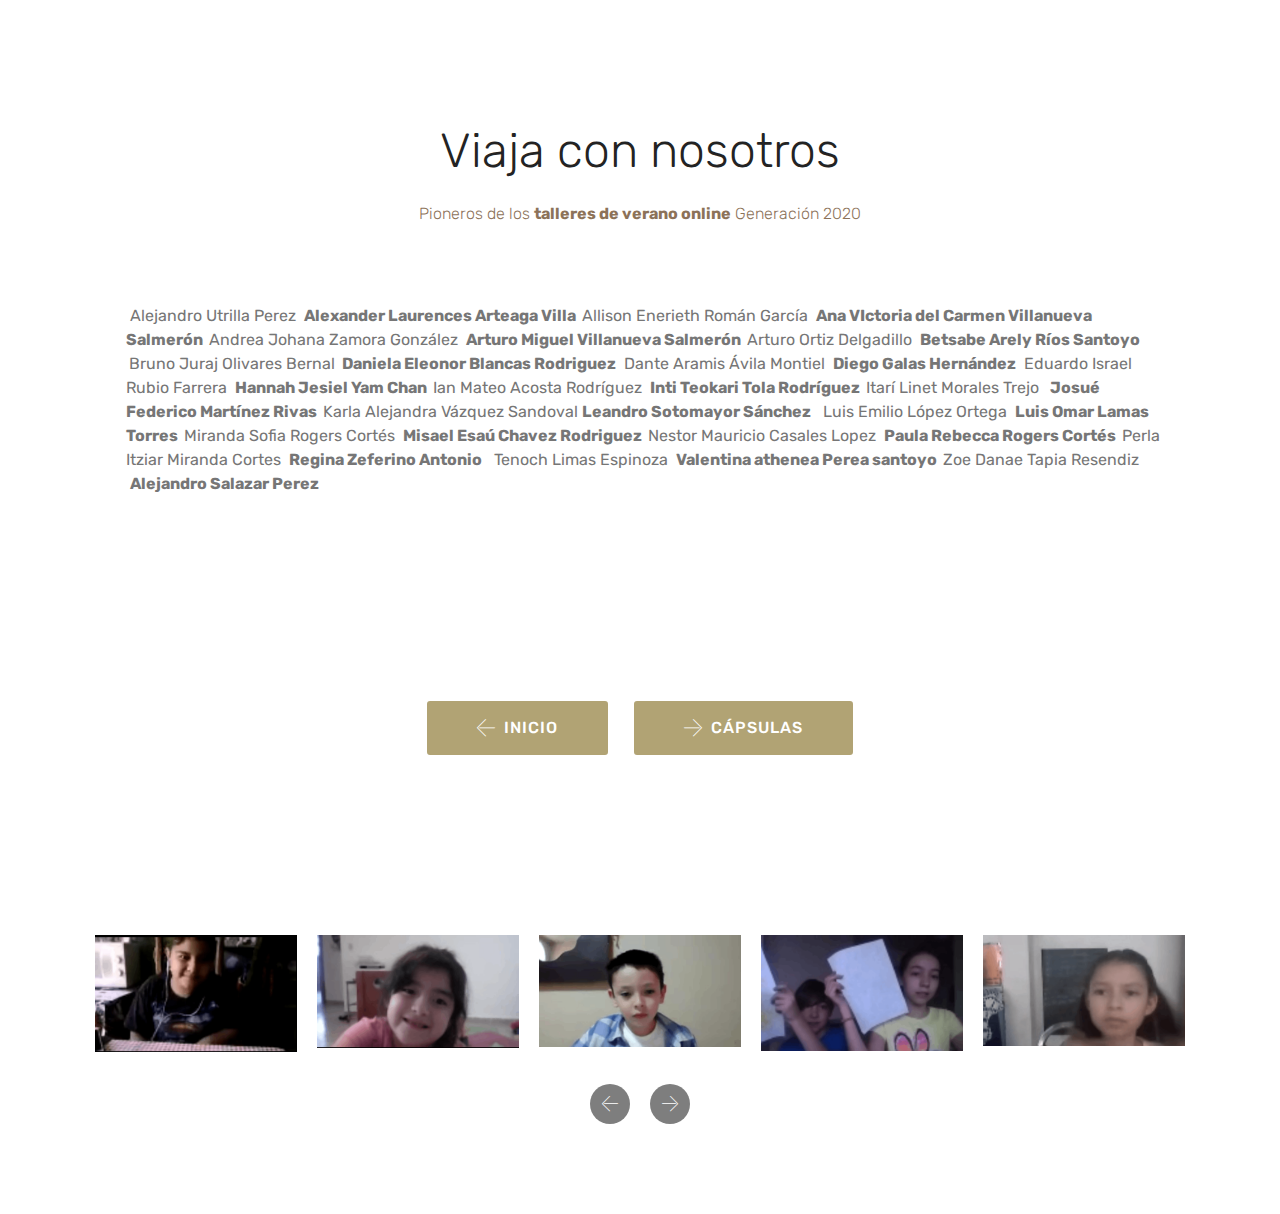
<file: page4.html>
<!DOCTYPE html>
<html  >
<head>
  <!-- Site made with Mobirise Website Builder v4.12.4, https://mobirise.com -->
  <meta charset="UTF-8">
  <meta http-equiv="X-UA-Compatible" content="IE=edge">
  <meta name="generator" content="Mobirise v4.12.4, mobirise.com">
  <meta name="viewport" content="width=device-width, initial-scale=1, minimum-scale=1">
  <link rel="shortcut icon" href="assets/images/logo4.png" type="image/x-icon">
  <meta name="description" content="Website Generator Description">
  
  
  <title>pioneros</title>
  <link rel="stylesheet" href="assets/web/assets/mobirise-icons/mobirise-icons.css">
  <link rel="stylesheet" href="assets/bootstrap/css/bootstrap.min.css">
  <link rel="stylesheet" href="assets/bootstrap/css/bootstrap-grid.min.css">
  <link rel="stylesheet" href="assets/bootstrap/css/bootstrap-reboot.min.css">
  <link rel="stylesheet" href="assets/tether/tether.min.css">
  <link rel="stylesheet" href="assets/theme/css/style.css">
  <link rel="preload" as="style" href="assets/mobirise/css/mbr-additional.css"><link rel="stylesheet" href="assets/mobirise/css/mbr-additional.css" type="text/css">
  
  
  
</head>
<body>
  <section class="counters5 counters cid-s6VAEJCU4l" id="counters5-x">

    

    

    <div class="container pt-4 mt-2">
        <h2 class="mbr-section-title pb-3 align-center mbr-fonts-style display-2">Viaja con nosotros</h2>
        <h3 class="mbr-section-subtitle pb-5 align-center mbr-fonts-style display-7">
            Pioneros de los <strong>talleres de verano online</strong> Generación 2020</h3>
        <div class="row justify-content-center">
            <div class="cards-block">
                <div class="cards-container">
                    <div class="card px-3 align-left col-12">
                        <div class="panel-item p-4 d-flex">
                            <div class="card-img pr-3">
                                <h3 class="img-text d-flex align-items-center justify-content-center"></h3>
                            </div>
                            <div class="card-text">
                                
                                <p class="mbr-content-text mbr-fonts-style display-7">&nbsp;Alejandro Utrilla Perez &nbsp;<strong>Alexander Laurences Arteaga Villa &nbsp;</strong>Allison Enerieth Román García &nbsp;<strong>Ana VIctoria del Carmen 	Villanueva Salmerón &nbsp;</strong>Andrea Johana Zamora González &nbsp;<strong>Arturo Miguel Villanueva Salmerón &nbsp;</strong>Arturo Ortiz Delgadillo &nbsp;<strong>Betsabe Arely Ríos Santoyo &nbsp;</strong>Bruno Juraj Olivares Bernal <strong>&nbsp;Daniela Eleonor Blancas Rodriguez</strong>&nbsp; Dante Aramis Ávila Montiel &nbsp;<strong>Diego Galas Hernández</strong>&nbsp; Eduardo Israel 	Rubio Farrera &nbsp;<strong>Hannah Jesiel Yam Chan &nbsp;</strong>Ian Mateo Acosta Rodríguez &nbsp;<strong>Inti Teokari Tola Rodríguez &nbsp;</strong>Itarí Linet Morales Trejo &nbsp;<strong>&nbsp;Josué Federico 	Martínez Rivas &nbsp;</strong>Karla Alejandra 	Vázquez Sandoval <strong>Leandro Sotomayor Sánchez</strong>&nbsp; &nbsp;Luis Emilio López Ortega &nbsp;<strong>Luis Omar Lamas Torres &nbsp;</strong>Miranda Sofia Rogers Cortés &nbsp;<strong>Misael Esaú Chavez Rodriguez &nbsp;</strong>Nestor Mauricio Casales Lopez &nbsp;<strong>Paula Rebecca Rogers Cortés &nbsp;</strong>Perla Itziar Miranda Cortes &nbsp;<strong>Regina Zeferino Antonio</strong>&nbsp; &nbsp;Tenoch Limas Espinoza &nbsp;<strong>Valentina athenea Perea santoyo &nbsp;</strong>Zoe Danae Tapia Resendiz &nbsp;<strong>Alejandro Salazar Perez</strong></p>
                            </div>
                        </div>
                    </div>
                    
                    
                    
                </div>
            </div>
        </div>
    </div>
</section>

<section class="engine"><a href="https://mobirise.info/g">build a site</a></section><section class="mbr-section content4 cid-s6Vzzpnhlo" id="content4-o">

    

    <div class="container">
        <div class="media-container-row">
            <div class="title col-12 col-md-8">
                
                
                <div class="mbr-section-btn align-center py-4"><a class="btn btn-danger display-4" href="index.html"><span class="mbri-left mbr-iconfont mbr-iconfont-btn" style="font-size: 18px;"></span>INICIO</a> <a class="btn btn-danger display-4" href="page2.html"><span class="mbri-right mbr-iconfont mbr-iconfont-btn" style="font-size: 18px;"></span>CÁPSULAS</a></div>
            </div>
        </div>
    </div>
</section>

<section class="clients cid-s6VzzoJYzJ" data-interval="false" id="clients-n">
      

    
        

    <div class="container">
        <div class="carousel slide" role="listbox" data-pause="true" data-keyboard="false" data-ride="carousel" data-interval="5000">
            <div class="carousel-inner" data-visible="6">
                
                
                
                
                
            <div class="carousel-item ">
                    <div class="media-container-row">
                        <div class="col-md-12">
                            <div class="wrap-img ">
                                <img src="assets/images/captura-de-pantalla-2020-08-06-a-las-18.03.30-542x314.png" class="img-responsive clients-img" alt="" title="">
                            </div>
                        </div>
                    </div>
                </div><div class="carousel-item ">
                    <div class="media-container-row">
                        <div class="col-md-12">
                            <div class="wrap-img ">
                                <img src="assets/images/captura-de-pantalla-2020-08-06-a-las-18.03.37-542x302.png" class="img-responsive clients-img" alt="" title="">
                            </div>
                        </div>
                    </div>
                </div><div class="carousel-item ">
                    <div class="media-container-row">
                        <div class="col-md-12">
                            <div class="wrap-img ">
                                <img src="assets/images/captura-de-pantalla-2020-08-06-a-las-18.04.04-538x298.png" class="img-responsive clients-img" alt="" title="">
                            </div>
                        </div>
                    </div>
                </div><div class="carousel-item ">
                    <div class="media-container-row">
                        <div class="col-md-12">
                            <div class="wrap-img ">
                                <img src="assets/images/captura-de-pantalla-2020-08-06-a-las-18.04.09-528x304.png" class="img-responsive clients-img" alt="" title="">
                            </div>
                        </div>
                    </div>
                </div><div class="carousel-item ">
                    <div class="media-container-row">
                        <div class="col-md-12">
                            <div class="wrap-img ">
                                <img src="assets/images/captura-de-pantalla-2020-08-06-a-las-18.04.20-540x296.png" class="img-responsive clients-img" alt="Dinosaurios!" title="Allison">
                            </div>
                        </div>
                    </div>
                </div></div>
            <div class="carousel-controls">
                <a data-app-prevent-settings="" class="carousel-control carousel-control-prev" role="button" data-slide="prev">
                    <span aria-hidden="true" class="mbri-left mbr-iconfont"></span>
                    <span class="sr-only">Previous</span>
                </a>
                <a data-app-prevent-settings="" class="carousel-control carousel-control-next" role="button" data-slide="next">
                    <span aria-hidden="true" class="mbri-right mbr-iconfont"></span>
                    <span class="sr-only">Next</span>
                </a>
            </div>
        </div>
    </div>
</section>


  <script src="assets/web/assets/jquery/jquery.min.js"></script>
  <script src="assets/popper/popper.min.js"></script>
  <script src="assets/bootstrap/js/bootstrap.min.js"></script>
  <script src="assets/tether/tether.min.js"></script>
  <script src="assets/smoothscroll/smooth-scroll.js"></script>
  <script src="assets/viewportchecker/jquery.viewportchecker.js"></script>
  <script src="assets/bootstrapcarouselswipe/bootstrap-carousel-swipe.js"></script>
  <script src="assets/mbr-clients-slider/mbr-clients-slider.js"></script>
  <script src="assets/theme/js/script.js"></script>
  
  
</body>
</html>
</file>
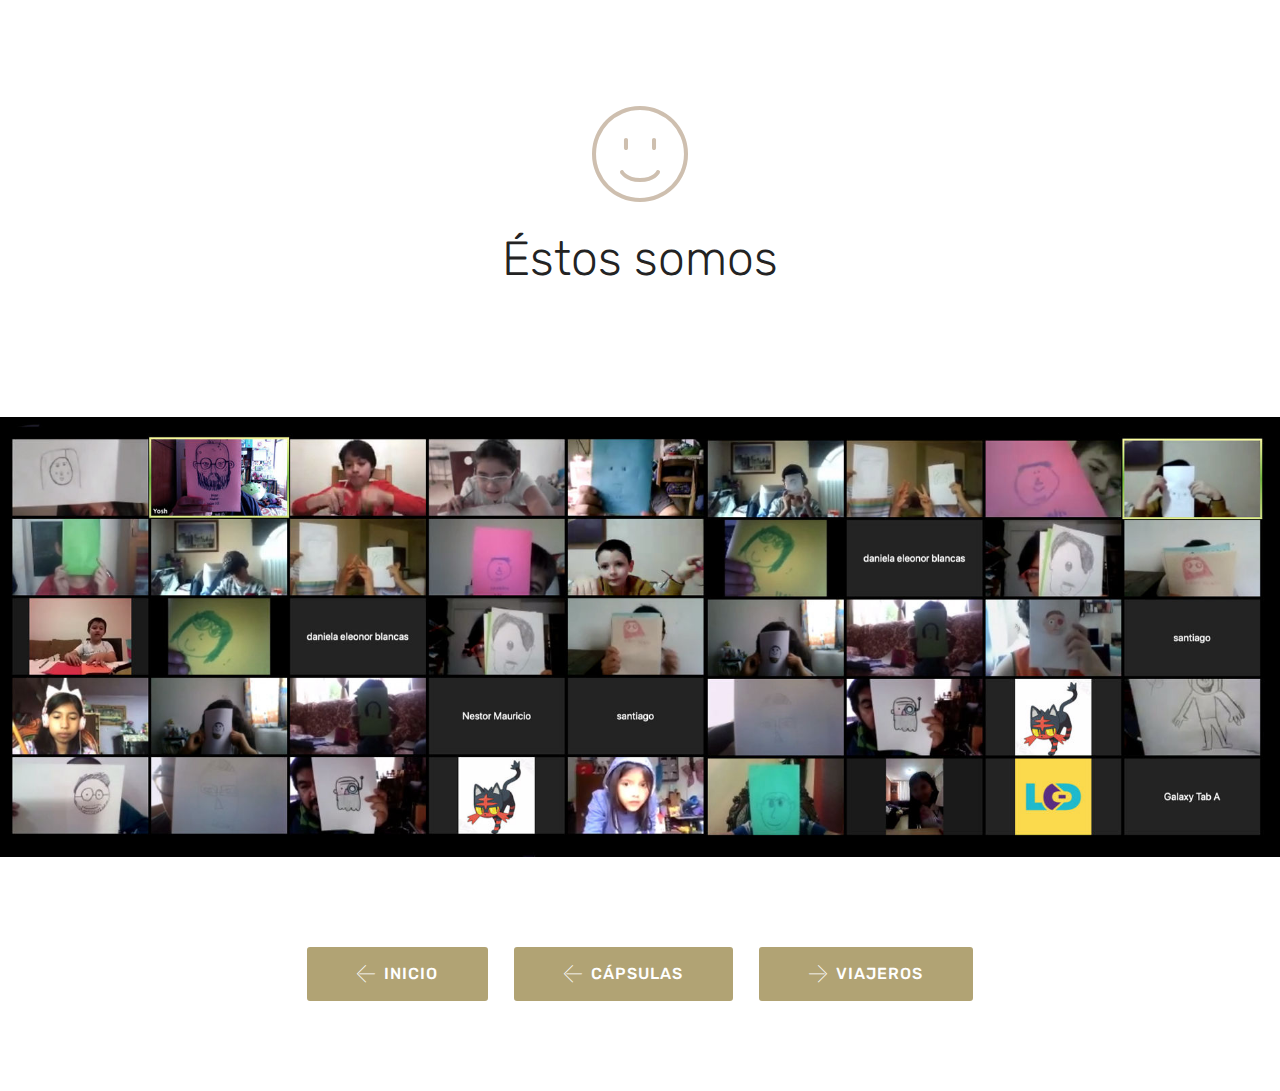
<file: page5.html>
<!DOCTYPE html>
<html  >
<head>
  <!-- Site made with Mobirise Website Builder v4.12.4, https://mobirise.com -->
  <meta charset="UTF-8">
  <meta http-equiv="X-UA-Compatible" content="IE=edge">
  <meta name="generator" content="Mobirise v4.12.4, mobirise.com">
  <meta name="viewport" content="width=device-width, initial-scale=1, minimum-scale=1">
  <link rel="shortcut icon" href="assets/images/logo4.png" type="image/x-icon">
  <meta name="description" content="Taller de verano CCEMx">
  
  
  <title>somos</title>
  <link rel="stylesheet" href="assets/web/assets/mobirise-icons/mobirise-icons.css">
  <link rel="stylesheet" href="assets/bootstrap/css/bootstrap.min.css">
  <link rel="stylesheet" href="assets/bootstrap/css/bootstrap-grid.min.css">
  <link rel="stylesheet" href="assets/bootstrap/css/bootstrap-reboot.min.css">
  <link rel="stylesheet" href="assets/tether/tether.min.css">
  <link rel="stylesheet" href="assets/theme/css/style.css">
  <link rel="preload" as="style" href="assets/mobirise/css/mbr-additional.css"><link rel="stylesheet" href="assets/mobirise/css/mbr-additional.css" type="text/css">
  
  
  
</head>
<body>
  <section class="features1 cid-s6WLIdurwC" id="features1-1g">
    
    

    
    <div class="container">
        <div class="media-container-row">

            <div class="card p-3 col-12 col-md-6">
                <div class="card-img pb-3">
                    <span class="mbr-iconfont mbri-smile-face" style="color: rgb(206, 191, 175); fill: rgb(206, 191, 175);"></span>
                </div>
                <div class="card-box">
                    <h4 class="card-title py-3 mbr-fonts-style display-2">
                        Éstos somos</h4>
                    
                </div>
            </div>

            

            

            

        </div>

    </div>

</section>

<section class="engine"><a href="https://mobirise.info/c">web builder</a></section><section class="cid-s6WMyJGuNE" id="image2-1j">

    

    <figure class="mbr-figure">
        <div class="image-block" style="width: 100%;">
            <img src="assets/images/estos-somos-1887x648.jpg" alt="Mobirise" title="">
            
        </div>
    </figure>
</section>

<section class="mbr-section content4 cid-s6WLIj1c0F" id="content4-1i">

    

    <div class="container">
        <div class="media-container-row">
            <div class="title col-12 col-md-8">
                
                
                <div class="mbr-section-btn align-center py-4"><a class="btn btn-danger display-4" href="index.html"><span class="mbri-left mbr-iconfont mbr-iconfont-btn" style="font-size: 18px;"></span>INICIO</a> <a class="btn btn-danger display-4" href="page2.html"><span class="mbri-left mbr-iconfont mbr-iconfont-btn" style="font-size: 18px;"></span>CÁPSULAS</a> <a class="btn btn-danger display-4" href="page4.html"><span class="mbri-right mbr-iconfont mbr-iconfont-btn" style="font-size: 18px;"></span>VIAJEROS</a></div>
            </div>
        </div>
    </div>
</section>


  <script src="assets/web/assets/jquery/jquery.min.js"></script>
  <script src="assets/popper/popper.min.js"></script>
  <script src="assets/bootstrap/js/bootstrap.min.js"></script>
  <script src="assets/tether/tether.min.js"></script>
  <script src="assets/smoothscroll/smooth-scroll.js"></script>
  <script src="assets/theme/js/script.js"></script>
  
  
</body>
</html>
</file>
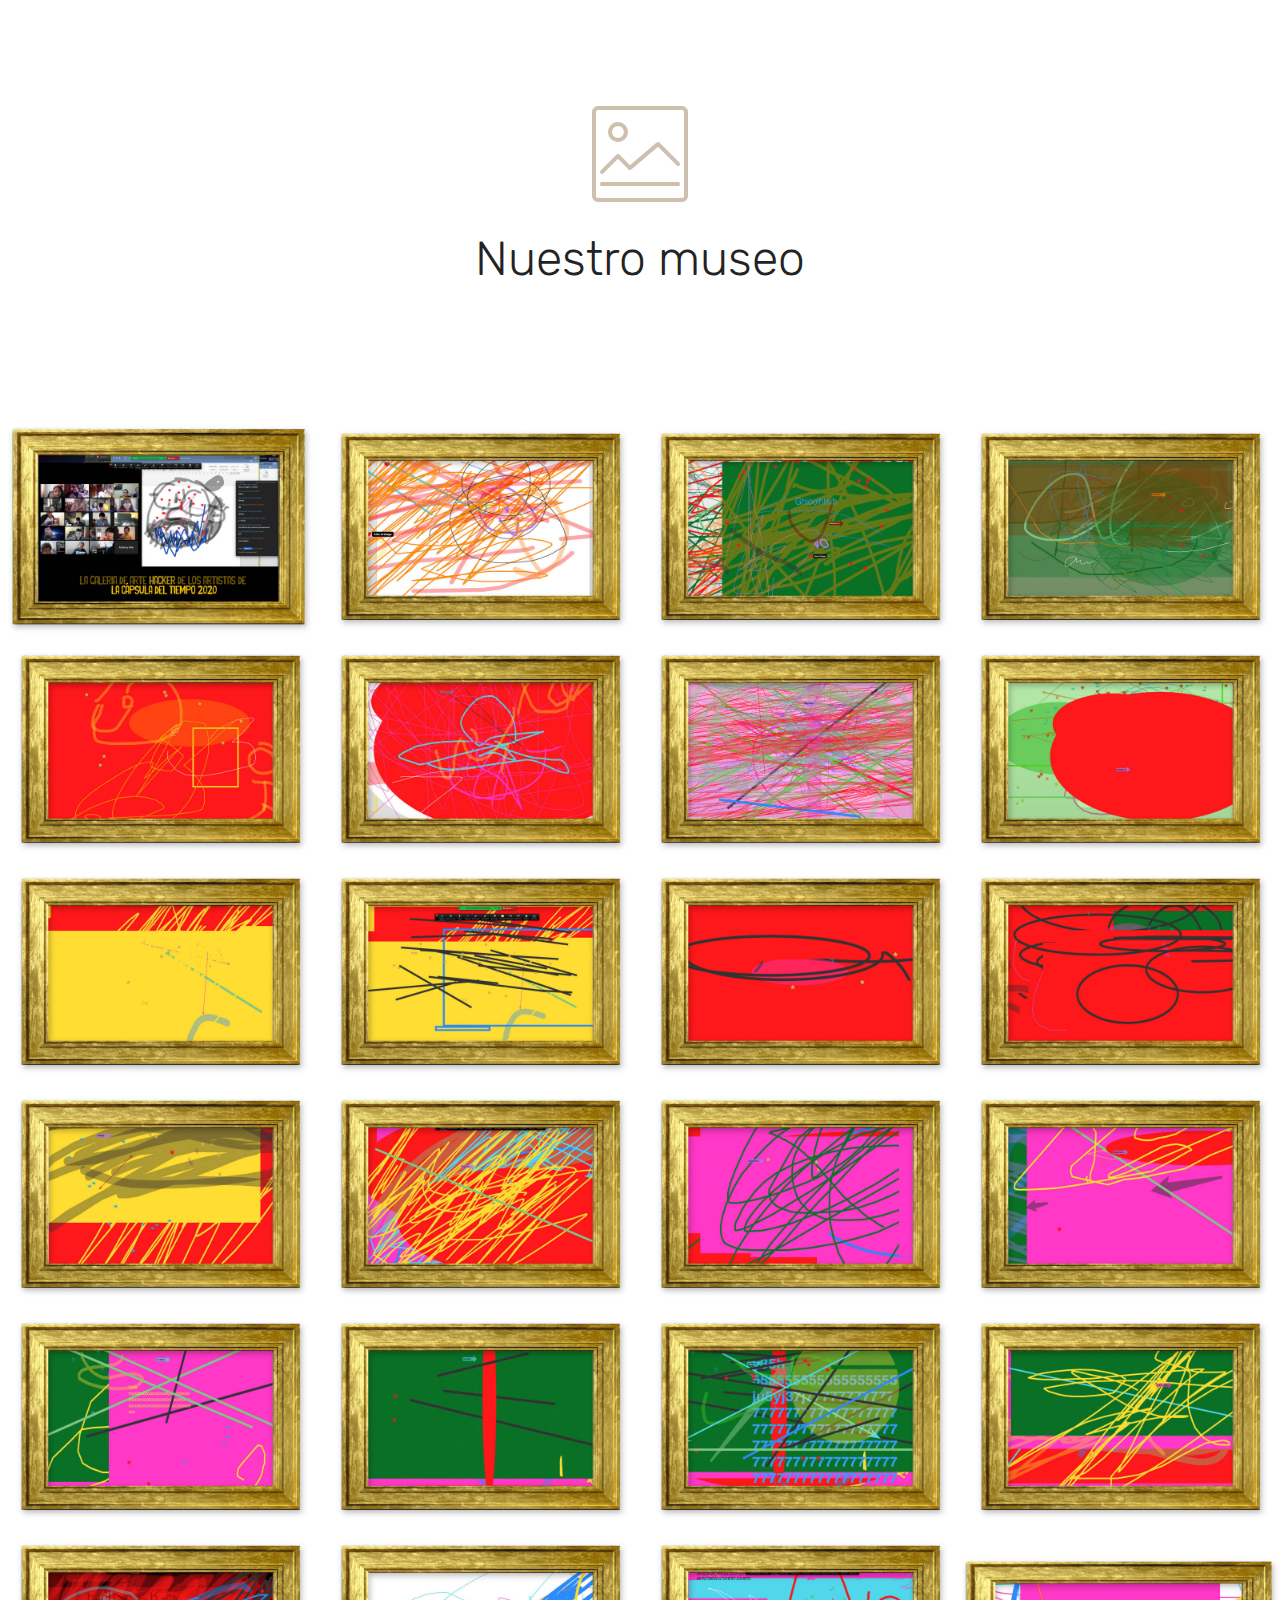
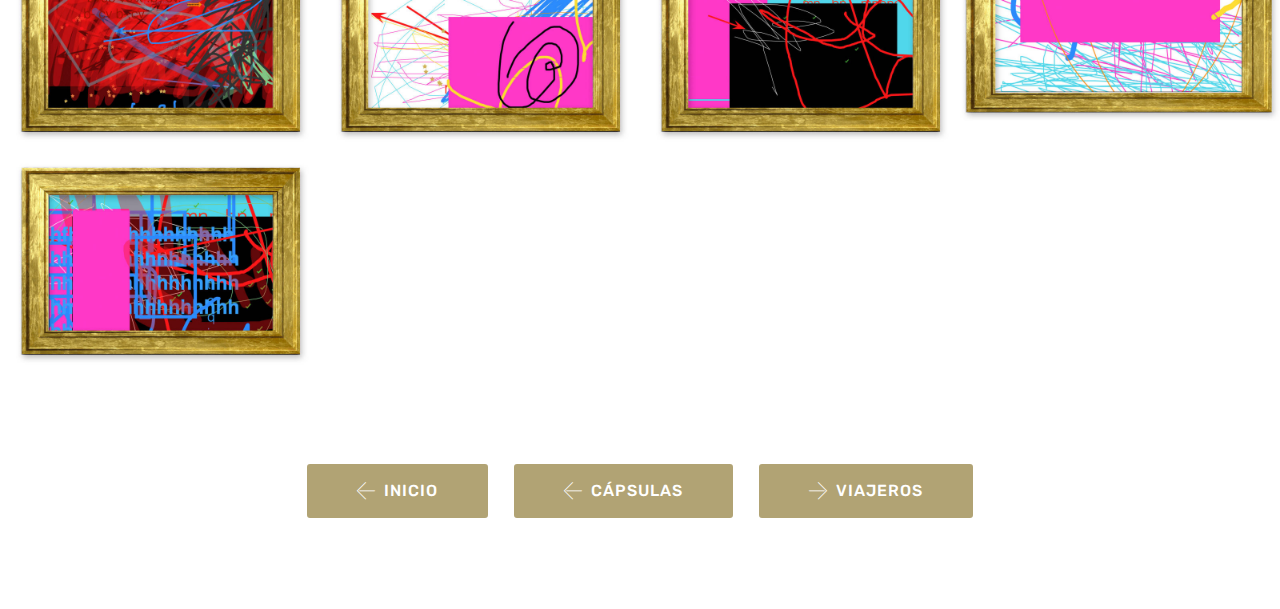
<file: page6.html>
<!DOCTYPE html>
<html  >
<head>
  <!-- Site made with Mobirise Website Builder v4.12.4, https://mobirise.com -->
  <meta charset="UTF-8">
  <meta http-equiv="X-UA-Compatible" content="IE=edge">
  <meta name="generator" content="Mobirise v4.12.4, mobirise.com">
  <meta name="viewport" content="width=device-width, initial-scale=1, minimum-scale=1">
  <link rel="shortcut icon" href="assets/images/logo4.png" type="image/x-icon">
  <meta name="description" content="Taller de verano CCEMx">
  
  
  <title>museo</title>
  <link rel="stylesheet" href="assets/web/assets/mobirise-icons/mobirise-icons.css">
  <link rel="stylesheet" href="assets/bootstrap/css/bootstrap.min.css">
  <link rel="stylesheet" href="assets/bootstrap/css/bootstrap-grid.min.css">
  <link rel="stylesheet" href="assets/bootstrap/css/bootstrap-reboot.min.css">
  <link rel="stylesheet" href="assets/tether/tether.min.css">
  <link rel="stylesheet" href="assets/theme/css/style.css">
  <link rel="stylesheet" href="assets/gallery/style.css">
  <link rel="preload" as="style" href="assets/mobirise/css/mbr-additional.css"><link rel="stylesheet" href="assets/mobirise/css/mbr-additional.css" type="text/css">
  
  
  
</head>
<body>
  <section class="features1 cid-s6Xd03tRj0" id="features1-1k">
    
    

    
    <div class="container">
        <div class="media-container-row">

            <div class="card p-3 col-12 col-md-6">
                <div class="card-img pb-3">
                    <span class="mbr-iconfont mbri-photo" style="color: rgb(206, 191, 175); fill: rgb(206, 191, 175);"></span>
                </div>
                <div class="card-box">
                    <h4 class="card-title py-3 mbr-fonts-style display-2">
                        Nuestro museo</h4>
                    
                </div>
            </div>

            

            

            

        </div>

    </div>

</section>

<section class="engine"><a href="https://mobirise.info/b">create a website</a></section><section class="mbr-gallery mbr-slider-carousel cid-s6XeoJd3Wl" id="gallery3-1o">

    

    <div>
        <div><!-- Filter --><!-- Gallery --><div class="mbr-gallery-row"><div class="mbr-gallery-layout-default"><div><div><div class="mbr-gallery-item mbr-gallery-item--p0" data-video-url="false" data-tags="Increíble"><div href="#lb-gallery3-1o" data-slide-to="0" data-toggle="modal"><img src="assets/images/m00-1-1618x1125-800x556.jpg" alt="" title=""><span class="icon-focus"></span></div></div><div class="mbr-gallery-item mbr-gallery-item--p0" data-video-url="false" data-tags="Responsive"><div href="#lb-gallery3-1o" data-slide-to="1" data-toggle="modal"><img src="assets/images/m1-1618x1125-800x556.jpg" alt="" title=""><span class="icon-focus"></span></div></div><div class="mbr-gallery-item mbr-gallery-item--p0" data-video-url="false" data-tags="Creativa"><div href="#lb-gallery3-1o" data-slide-to="2" data-toggle="modal"><img src="assets/images/m2-1618x1125-800x556.jpg" alt="" title=""><span class="icon-focus"></span></div></div><div class="mbr-gallery-item mbr-gallery-item--p0" data-video-url="false" data-tags="Animada"><div href="#lb-gallery3-1o" data-slide-to="3" data-toggle="modal"><img src="assets/images/m3-1618x1125-800x556.jpg" alt="" title=""><span class="icon-focus"></span></div></div><div class="mbr-gallery-item mbr-gallery-item--p0" data-video-url="false" data-tags="Increíble"><div href="#lb-gallery3-1o" data-slide-to="4" data-toggle="modal"><img src="assets/images/m4-1618x1125-800x556.jpg" alt="" title="Rojo de Vicente"><span class="icon-focus"></span></div></div><div class="mbr-gallery-item mbr-gallery-item--p0" data-video-url="false" data-tags="Increíble"><div href="#lb-gallery3-1o" data-slide-to="5" data-toggle="modal"><img src="assets/images/m5-1618x1125-800x556.jpg" alt="" title=""><span class="icon-focus"></span></div></div><div class="mbr-gallery-item mbr-gallery-item--p0" data-video-url="false" data-tags="Responsive"><div href="#lb-gallery3-1o" data-slide-to="6" data-toggle="modal"><img src="assets/images/m6-1618x1125-800x556.jpg" alt="" title=""><span class="icon-focus"></span></div></div><div class="mbr-gallery-item mbr-gallery-item--p0" data-video-url="false" data-tags="Animada"><div href="#lb-gallery3-1o" data-slide-to="7" data-toggle="modal"><img src="assets/images/m7-1618x1125-800x556.jpg" alt="" title=""><span class="icon-focus"></span></div></div><div class="mbr-gallery-item mbr-gallery-item--p0" data-video-url="false" data-tags="Increíble"><div href="#lb-gallery3-1o" data-slide-to="8" data-toggle="modal"><img src="assets/images/m8-1-1618x1125-800x556.jpg" alt="" title=""><span class="icon-focus"></span></div></div><div class="mbr-gallery-item mbr-gallery-item--p0" data-video-url="false" data-tags="Increíble"><div href="#lb-gallery3-1o" data-slide-to="9" data-toggle="modal"><img src="assets/images/m9-1-1618x1125-800x556.jpg" alt="" title=""><span class="icon-focus"></span></div></div><div class="mbr-gallery-item mbr-gallery-item--p0" data-video-url="false" data-tags="Increíble"><div href="#lb-gallery3-1o" data-slide-to="10" data-toggle="modal"><img src="assets/images/m10-1-1618x1125-800x556.jpg" alt="" title=""><span class="icon-focus"></span></div></div><div class="mbr-gallery-item mbr-gallery-item--p0" data-video-url="false" data-tags="Increíble"><div href="#lb-gallery3-1o" data-slide-to="11" data-toggle="modal"><img src="assets/images/m11-1-1618x1125-800x556.jpg" alt="" title=""><span class="icon-focus"></span></div></div><div class="mbr-gallery-item mbr-gallery-item--p0" data-video-url="false" data-tags="Increíble"><div href="#lb-gallery3-1o" data-slide-to="12" data-toggle="modal"><img src="assets/images/m12-1-1618x1125-800x556.jpg" alt="" title=""><span class="icon-focus"></span></div></div><div class="mbr-gallery-item mbr-gallery-item--p0" data-video-url="false" data-tags="Increíble"><div href="#lb-gallery3-1o" data-slide-to="13" data-toggle="modal"><img src="assets/images/m13-1-1618x1125-800x556.jpg" alt="" title=""><span class="icon-focus"></span></div></div><div class="mbr-gallery-item mbr-gallery-item--p0" data-video-url="false" data-tags="Increíble"><div href="#lb-gallery3-1o" data-slide-to="14" data-toggle="modal"><img src="assets/images/m14-1-1618x1125-800x556.jpg" alt="" title=""><span class="icon-focus"></span></div></div><div class="mbr-gallery-item mbr-gallery-item--p0" data-video-url="false" data-tags="Increíble"><div href="#lb-gallery3-1o" data-slide-to="15" data-toggle="modal"><img src="assets/images/m15-1-1618x1125-800x556.jpg" alt="" title=""><span class="icon-focus"></span></div></div><div class="mbr-gallery-item mbr-gallery-item--p0" data-video-url="false" data-tags="Increíble"><div href="#lb-gallery3-1o" data-slide-to="16" data-toggle="modal"><img src="assets/images/m16-1-1618x1125-800x556.jpg" alt="" title=""><span class="icon-focus"></span></div></div><div class="mbr-gallery-item mbr-gallery-item--p0" data-video-url="false" data-tags="Increíble"><div href="#lb-gallery3-1o" data-slide-to="17" data-toggle="modal"><img src="assets/images/m17-1-1618x1125-800x556.jpg" alt="" title=""><span class="icon-focus"></span></div></div><div class="mbr-gallery-item mbr-gallery-item--p0" data-video-url="false" data-tags="Increíble"><div href="#lb-gallery3-1o" data-slide-to="18" data-toggle="modal"><img src="assets/images/m18-1-1618x1125-800x556.jpg" alt="" title=""><span class="icon-focus"></span></div></div><div class="mbr-gallery-item mbr-gallery-item--p0" data-video-url="false" data-tags="Increíble"><div href="#lb-gallery3-1o" data-slide-to="19" data-toggle="modal"><img src="assets/images/m19-1618x1125-800x556.jpg" alt="" title=""><span class="icon-focus"></span></div></div><div class="mbr-gallery-item mbr-gallery-item--p0" data-video-url="false" data-tags="Increíble"><div href="#lb-gallery3-1o" data-slide-to="20" data-toggle="modal"><img src="assets/images/m20-1-1618x1125-800x556.jpg" alt="" title=""><span class="icon-focus"></span></div></div><div class="mbr-gallery-item mbr-gallery-item--p0" data-video-url="false" data-tags="Increíble"><div href="#lb-gallery3-1o" data-slide-to="21" data-toggle="modal"><img src="assets/images/m21-1618x1125-800x556.jpg" alt="" title=""><span class="icon-focus"></span></div></div><div class="mbr-gallery-item mbr-gallery-item--p0" data-video-url="false" data-tags="Increíble"><div href="#lb-gallery3-1o" data-slide-to="22" data-toggle="modal"><img src="assets/images/m22-1-1618x1125-800x556.jpg" alt="" title=""><span class="icon-focus"></span></div></div><div class="mbr-gallery-item mbr-gallery-item--p0" data-video-url="false" data-tags="Increíble"><div href="#lb-gallery3-1o" data-slide-to="23" data-toggle="modal"><img src="assets/images/m23-1-1618x1125-800x556.jpg" alt="" title=""><span class="icon-focus"></span></div></div><div class="mbr-gallery-item mbr-gallery-item--p0" data-video-url="false" data-tags="Increíble"><div href="#lb-gallery3-1o" data-slide-to="24" data-toggle="modal"><img src="assets/images/m24-1618x1125-800x556.jpg" alt="" title=""><span class="icon-focus"></span></div></div></div></div><div class="clearfix"></div></div></div><!-- Lightbox --><div data-app-prevent-settings="" class="mbr-slider modal fade carousel slide" tabindex="-1" data-keyboard="true" data-interval="false" id="lb-gallery3-1o"><div class="modal-dialog"><div class="modal-content"><div class="modal-body"><div class="carousel-inner"><div class="carousel-item active"><img src="assets/images/m00-1-1618x1125.jpg" alt="" title=""></div><div class="carousel-item"><img src="assets/images/m1-1618x1125.jpg" alt="" title=""></div><div class="carousel-item"><img src="assets/images/m2-1618x1125.jpg" alt="" title=""></div><div class="carousel-item"><img src="assets/images/m3-1618x1125.jpg" alt="" title=""></div><div class="carousel-item"><img src="assets/images/m4-1618x1125.jpg" alt="" title="Rojo de Vicente"></div><div class="carousel-item"><img src="assets/images/m5-1618x1125.jpg" alt="" title=""></div><div class="carousel-item"><img src="assets/images/m6-1618x1125.jpg" alt="" title=""></div><div class="carousel-item"><img src="assets/images/m7-1618x1125.jpg" alt="" title=""></div><div class="carousel-item"><img src="assets/images/m8-1-1618x1125.jpg" alt="" title=""></div><div class="carousel-item"><img src="assets/images/m9-1-1618x1125.jpg" alt="" title=""></div><div class="carousel-item"><img src="assets/images/m10-1-1618x1125.jpg" alt="" title=""></div><div class="carousel-item"><img src="assets/images/m11-1-1618x1125.jpg" alt="" title=""></div><div class="carousel-item"><img src="assets/images/m12-1-1618x1125.jpg" alt="" title=""></div><div class="carousel-item"><img src="assets/images/m13-1-1618x1125.jpg" alt="" title=""></div><div class="carousel-item"><img src="assets/images/m14-1-1618x1125.jpg" alt="" title=""></div><div class="carousel-item"><img src="assets/images/m15-1-1618x1125.jpg" alt="" title=""></div><div class="carousel-item"><img src="assets/images/m16-1-1618x1125.jpg" alt="" title=""></div><div class="carousel-item"><img src="assets/images/m17-1-1618x1125.jpg" alt="" title=""></div><div class="carousel-item"><img src="assets/images/m18-1-1618x1125.jpg" alt="" title=""></div><div class="carousel-item"><img src="assets/images/m19-1618x1125.jpg" alt="" title=""></div><div class="carousel-item"><img src="assets/images/m20-1-1618x1125.jpg" alt="" title=""></div><div class="carousel-item"><img src="assets/images/m21-1618x1125.jpg" alt="" title=""></div><div class="carousel-item"><img src="assets/images/m22-1-1618x1125.jpg" alt="" title=""></div><div class="carousel-item"><img src="assets/images/m23-1-1618x1125.jpg" alt="" title=""></div><div class="carousel-item"><img src="assets/images/m24-1618x1125.jpg" alt="" title=""></div></div><a class="carousel-control carousel-control-prev" role="button" data-slide="prev" href="#lb-gallery3-1o"><span class="mbri-left mbr-iconfont" aria-hidden="true"></span><span class="sr-only">Previous</span></a><a class="carousel-control carousel-control-next" role="button" data-slide="next" href="#lb-gallery3-1o"><span class="mbri-right mbr-iconfont" aria-hidden="true"></span><span class="sr-only">Next</span></a><a class="close" href="#" role="button" data-dismiss="modal"><span class="sr-only">Close</span></a></div></div></div></div></div>
    </div>

</section>

<section class="mbr-section content4 cid-s6Xd05g2iP" id="content4-1m">

    

    <div class="container">
        <div class="media-container-row">
            <div class="title col-12 col-md-8">
                
                
                <div class="mbr-section-btn align-center py-4"><a class="btn btn-danger display-4" href="index.html"><span class="mbri-left mbr-iconfont mbr-iconfont-btn" style="font-size: 18px;"></span>INICIO</a> <a class="btn btn-danger display-4" href="page2.html"><span class="mbri-left mbr-iconfont mbr-iconfont-btn" style="font-size: 18px;"></span>CÁPSULAS</a> <a class="btn btn-danger display-4" href="page4.html"><span class="mbri-right mbr-iconfont mbr-iconfont-btn" style="font-size: 18px;"></span>VIAJEROS</a></div>
            </div>
        </div>
    </div>
</section>


  <script src="assets/web/assets/jquery/jquery.min.js"></script>
  <script src="assets/popper/popper.min.js"></script>
  <script src="assets/bootstrap/js/bootstrap.min.js"></script>
  <script src="assets/tether/tether.min.js"></script>
  <script src="assets/smoothscroll/smooth-scroll.js"></script>
  <script src="assets/bootstrapcarouselswipe/bootstrap-carousel-swipe.js"></script>
  <script src="assets/vimeoplayer/jquery.mb.vimeo_player.js"></script>
  <script src="assets/masonry/masonry.pkgd.min.js"></script>
  <script src="assets/imagesloaded/imagesloaded.pkgd.min.js"></script>
  <script src="assets/theme/js/script.js"></script>
  <script src="assets/gallery/player.min.js"></script>
  <script src="assets/gallery/script.js"></script>
  <script src="assets/slidervideo/script.js"></script>
  
  
</body>
</html>
</file>
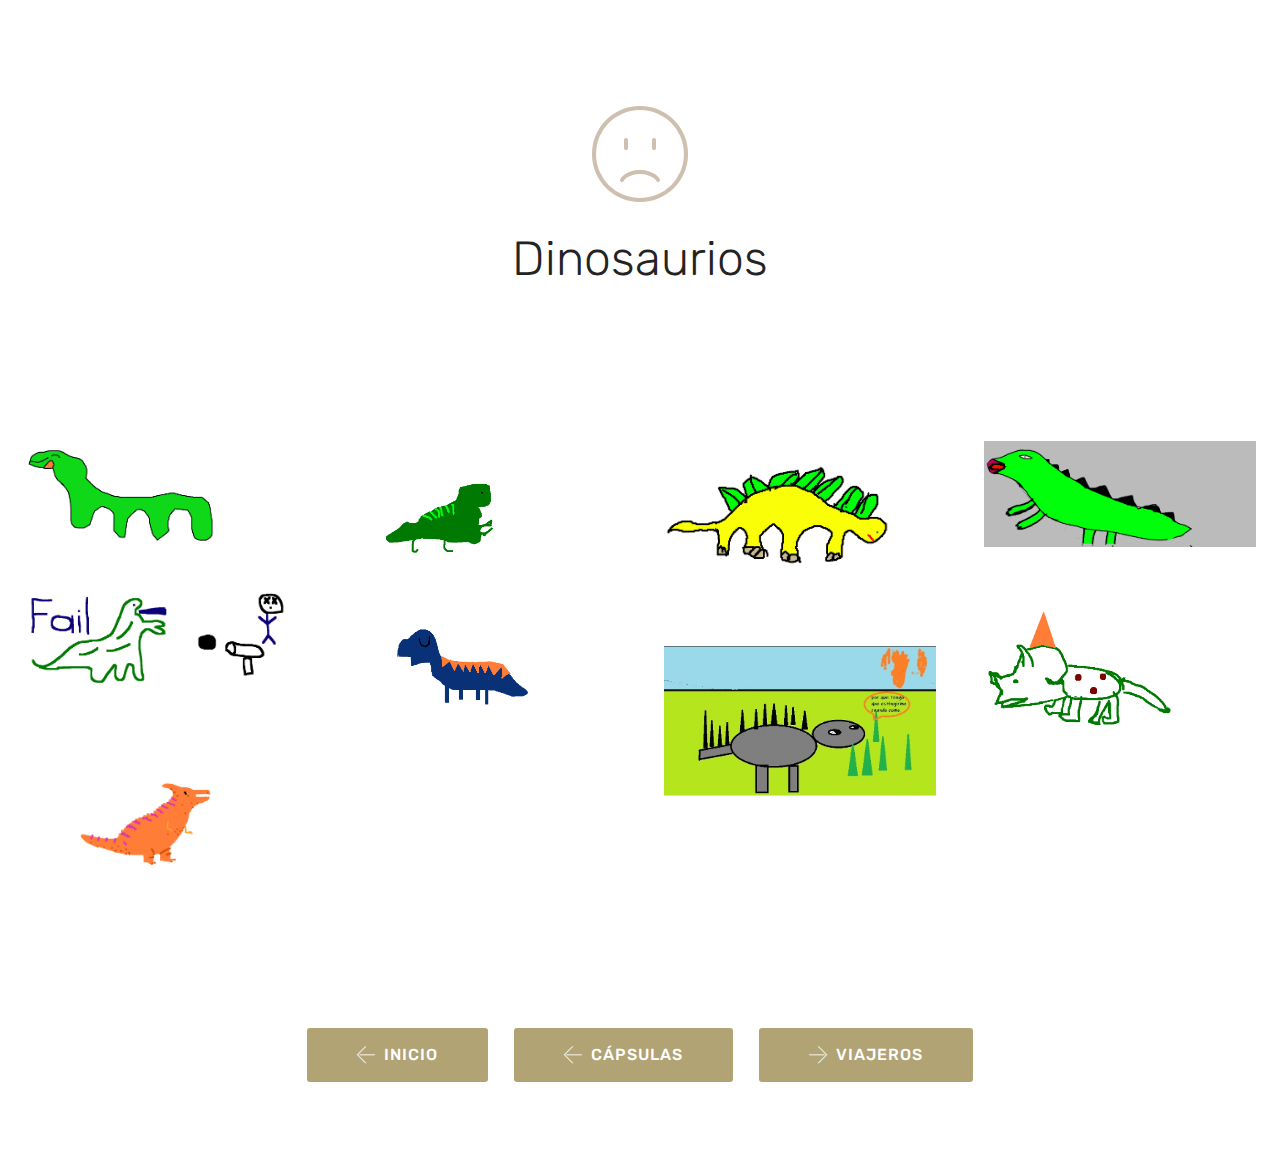
<file: page7.html>
<!DOCTYPE html>
<html  >
<head>
  <!-- Site made with Mobirise Website Builder v4.12.4, https://mobirise.com -->
  <meta charset="UTF-8">
  <meta http-equiv="X-UA-Compatible" content="IE=edge">
  <meta name="generator" content="Mobirise v4.12.4, mobirise.com">
  <meta name="viewport" content="width=device-width, initial-scale=1, minimum-scale=1">
  <link rel="shortcut icon" href="assets/images/logo4.png" type="image/x-icon">
  <meta name="description" content="Taller de verano CCEMx">
  
  
  <title>dinosaurios</title>
  <link rel="stylesheet" href="assets/web/assets/mobirise-icons/mobirise-icons.css">
  <link rel="stylesheet" href="assets/bootstrap/css/bootstrap.min.css">
  <link rel="stylesheet" href="assets/bootstrap/css/bootstrap-grid.min.css">
  <link rel="stylesheet" href="assets/bootstrap/css/bootstrap-reboot.min.css">
  <link rel="stylesheet" href="assets/tether/tether.min.css">
  <link rel="stylesheet" href="assets/theme/css/style.css">
  <link rel="stylesheet" href="assets/gallery/style.css">
  <link rel="preload" as="style" href="assets/mobirise/css/mbr-additional.css"><link rel="stylesheet" href="assets/mobirise/css/mbr-additional.css" type="text/css">
  
  
  
</head>
<body>
  <section class="features1 cid-s6XgkhczFM" id="features1-1p">
    
    

    
    <div class="container">
        <div class="media-container-row">

            <div class="card p-3 col-12 col-md-6">
                <div class="card-img pb-3">
                    <span class="mbr-iconfont mbri-sad-face" style="color: rgb(206, 191, 175); fill: rgb(206, 191, 175);"></span>
                </div>
                <div class="card-box">
                    <h4 class="card-title py-3 mbr-fonts-style display-2">
                        Dinosaurios</h4>
                    
                </div>
            </div>

            

            

            

        </div>

    </div>

</section>

<section class="engine"><a href="https://mobirise.info/j">website templates</a></section><section class="mbr-gallery mbr-slider-carousel cid-s6XgItPcIa" id="gallery3-1t">

    

    <div>
        <div><!-- Filter --><!-- Gallery --><div class="mbr-gallery-row"><div class="mbr-gallery-layout-default"><div><div><div class="mbr-gallery-item mbr-gallery-item--p3" data-video-url="false" data-tags="Increíble"><div href="#lb-gallery3-1t" data-slide-to="0" data-toggle="modal"><img src="assets/images/dino-2.0.gif" alt="" title=""><span class="icon-focus"></span></div></div><div class="mbr-gallery-item mbr-gallery-item--p3" data-video-url="false" data-tags="Responsive"><div href="#lb-gallery3-1t" data-slide-to="1" data-toggle="modal"><img src="assets/images/dino-animated.gif" alt="" title=""><span class="icon-focus"></span></div></div><div class="mbr-gallery-item mbr-gallery-item--p3" data-video-url="false" data-tags="Creativa"><div href="#lb-gallery3-1t" data-slide-to="2" data-toggle="modal"><img src="assets/images/dinosauriopaula.gif.gif" alt="" title=""><span class="icon-focus"></span></div></div><div class="mbr-gallery-item mbr-gallery-item--p3" data-video-url="false" data-tags="Animada"><div href="#lb-gallery3-1t" data-slide-to="3" data-toggle="modal"><img src="assets/images/gif-del-dino-alex.gif" alt="" title=""><span class="icon-focus"></span></div></div><div class="mbr-gallery-item mbr-gallery-item--p3" data-video-url="false" data-tags="Increíble"><div href="#lb-gallery3-1t" data-slide-to="4" data-toggle="modal"><img src="assets/images/gif.gif" alt="" title=""><span class="icon-focus"></span></div></div><div class="mbr-gallery-item mbr-gallery-item--p3" data-video-url="false" data-tags="Increíble"><div href="#lb-gallery3-1t" data-slide-to="5" data-toggle="modal"><img src="assets/images/output-qkypef.gif" alt="" title=""><span class="icon-focus"></span></div></div><div class="mbr-gallery-item mbr-gallery-item--p3" data-video-url="false" data-tags="Responsive"><div href="#lb-gallery3-1t" data-slide-to="6" data-toggle="modal"><img src="assets/images/output-wfcy11.gif" alt="" title=""><span class="icon-focus"></span></div></div><div class="mbr-gallery-item mbr-gallery-item--p3" data-video-url="false" data-tags="Animada"><div href="#lb-gallery3-1t" data-slide-to="7" data-toggle="modal"><img src="assets/images/triceraptus.gif" alt="" title=""><span class="icon-focus"></span></div></div><div class="mbr-gallery-item mbr-gallery-item--p3" data-video-url="false" data-tags="Increíble"><div href="#lb-gallery3-1t" data-slide-to="8" data-toggle="modal"><img src="assets/images/webp.net-gifmaker-1.gif" alt="" title=""><span class="icon-focus"></span></div></div></div></div><div class="clearfix"></div></div></div><!-- Lightbox --><div data-app-prevent-settings="" class="mbr-slider modal fade carousel slide" tabindex="-1" data-keyboard="true" data-interval="false" id="lb-gallery3-1t"><div class="modal-dialog"><div class="modal-content"><div class="modal-body"><div class="carousel-inner"><div class="carousel-item active"><img src="assets/images/dino-2.0.gif" alt="" title=""></div><div class="carousel-item"><img src="assets/images/dino-animated.gif" alt="" title=""></div><div class="carousel-item"><img src="assets/images/dinosauriopaula.gif.gif" alt="" title=""></div><div class="carousel-item"><img src="assets/images/gif-del-dino-alex.gif" alt="" title=""></div><div class="carousel-item"><img src="assets/images/gif.gif" alt="" title=""></div><div class="carousel-item"><img src="assets/images/output-qkypef.gif" alt="" title=""></div><div class="carousel-item"><img src="assets/images/output-wfcy11.gif" alt="" title=""></div><div class="carousel-item"><img src="assets/images/triceraptus.gif" alt="" title=""></div><div class="carousel-item"><img src="assets/images/webp.net-gifmaker-1.gif" alt="" title=""></div></div><a class="carousel-control carousel-control-prev" role="button" data-slide="prev" href="#lb-gallery3-1t"><span class="mbri-left mbr-iconfont" aria-hidden="true"></span><span class="sr-only">Previous</span></a><a class="carousel-control carousel-control-next" role="button" data-slide="next" href="#lb-gallery3-1t"><span class="mbri-right mbr-iconfont" aria-hidden="true"></span><span class="sr-only">Next</span></a><a class="close" href="#" role="button" data-dismiss="modal"><span class="sr-only">Close</span></a></div></div></div></div></div>
    </div>

</section>

<section class="mbr-section content4 cid-s6XgkiIf2k" id="content4-1r">

    

    <div class="container">
        <div class="media-container-row">
            <div class="title col-12 col-md-8">
                
                
                <div class="mbr-section-btn align-center py-4"><a class="btn btn-danger display-4" href="index.html"><span class="mbri-left mbr-iconfont mbr-iconfont-btn" style="font-size: 18px;"></span>INICIO</a> <a class="btn btn-danger display-4" href="page2.html"><span class="mbri-left mbr-iconfont mbr-iconfont-btn" style="font-size: 18px;"></span>CÁPSULAS</a> <a class="btn btn-danger display-4" href="page4.html"><span class="mbri-right mbr-iconfont mbr-iconfont-btn" style="font-size: 18px;"></span>VIAJEROS</a></div>
            </div>
        </div>
    </div>
</section>


  <script src="assets/web/assets/jquery/jquery.min.js"></script>
  <script src="assets/popper/popper.min.js"></script>
  <script src="assets/bootstrap/js/bootstrap.min.js"></script>
  <script src="assets/tether/tether.min.js"></script>
  <script src="assets/smoothscroll/smooth-scroll.js"></script>
  <script src="assets/bootstrapcarouselswipe/bootstrap-carousel-swipe.js"></script>
  <script src="assets/vimeoplayer/jquery.mb.vimeo_player.js"></script>
  <script src="assets/masonry/masonry.pkgd.min.js"></script>
  <script src="assets/imagesloaded/imagesloaded.pkgd.min.js"></script>
  <script src="assets/theme/js/script.js"></script>
  <script src="assets/gallery/player.min.js"></script>
  <script src="assets/gallery/script.js"></script>
  <script src="assets/slidervideo/script.js"></script>
  
  
</body>
</html>
</file>
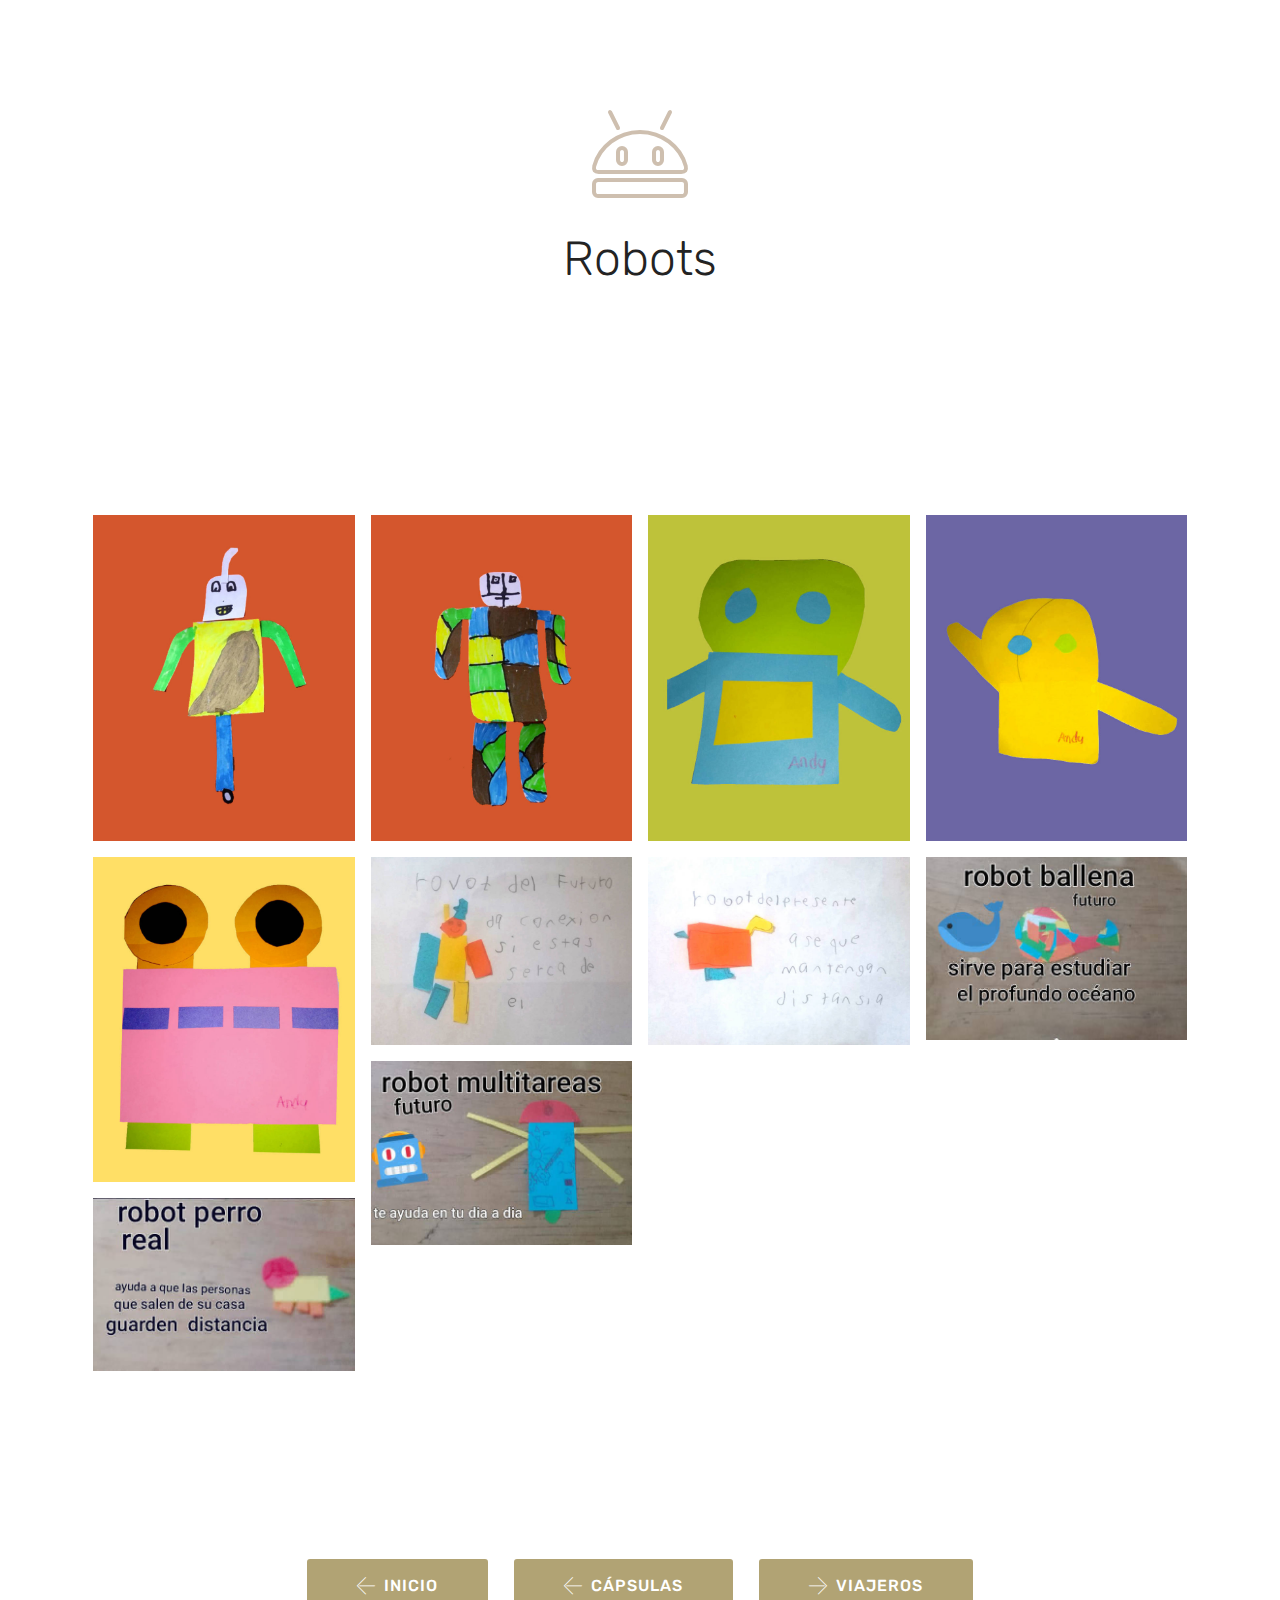
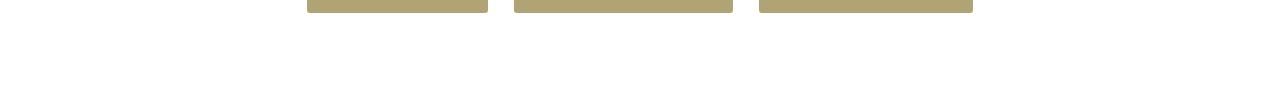
<file: page8.html>
<!DOCTYPE html>
<html  >
<head>
  <!-- Site made with Mobirise Website Builder v4.12.4, https://mobirise.com -->
  <meta charset="UTF-8">
  <meta http-equiv="X-UA-Compatible" content="IE=edge">
  <meta name="generator" content="Mobirise v4.12.4, mobirise.com">
  <meta name="viewport" content="width=device-width, initial-scale=1, minimum-scale=1">
  <link rel="shortcut icon" href="assets/images/logo4.png" type="image/x-icon">
  <meta name="description" content="Taller de verano CCEMx">
  
  
  <title>robots</title>
  <link rel="stylesheet" href="assets/web/assets/mobirise-icons/mobirise-icons.css">
  <link rel="stylesheet" href="assets/bootstrap/css/bootstrap.min.css">
  <link rel="stylesheet" href="assets/bootstrap/css/bootstrap-grid.min.css">
  <link rel="stylesheet" href="assets/bootstrap/css/bootstrap-reboot.min.css">
  <link rel="stylesheet" href="assets/tether/tether.min.css">
  <link rel="stylesheet" href="assets/theme/css/style.css">
  <link rel="stylesheet" href="assets/gallery/style.css">
  <link rel="preload" as="style" href="assets/mobirise/css/mbr-additional.css"><link rel="stylesheet" href="assets/mobirise/css/mbr-additional.css" type="text/css">
  
  
  
</head>
<body>
  <section class="features1 cid-s6XuR2I5GJ" id="features1-1u">
    
    

    
    <div class="container">
        <div class="media-container-row">

            <div class="card p-3 col-12 col-md-6">
                <div class="card-img pb-3">
                    <span class="mbr-iconfont mbri-android" style="color: rgb(206, 191, 175); fill: rgb(206, 191, 175);"></span>
                </div>
                <div class="card-box">
                    <h4 class="card-title py-3 mbr-fonts-style display-2">
                        Robots</h4>
                    
                </div>
            </div>

            

            

            

        </div>

    </div>

</section>

<section class="engine"><a href="https://mobirise.info/z">best free css templates</a></section><section class="mbr-gallery mbr-slider-carousel cid-s6XuWGPzUq" id="gallery1-1x">

    

    <div class="container">
        <div><!-- Filter --><!-- Gallery --><div class="mbr-gallery-row"><div class="mbr-gallery-layout-default"><div><div><div class="mbr-gallery-item mbr-gallery-item--p1" data-video-url="false" data-tags="Increíble"><div href="#lb-gallery1-1x" data-slide-to="0" data-toggle="modal"><img src="assets/images/01-864x1076-800x996.jpg" alt="" title=""><span class="icon-focus"></span></div></div><div class="mbr-gallery-item mbr-gallery-item--p1" data-video-url="false" data-tags="Responsive"><div href="#lb-gallery1-1x" data-slide-to="1" data-toggle="modal"><img src="assets/images/02-864x1076-800x996.jpg" alt="" title=""><span class="icon-focus"></span></div></div><div class="mbr-gallery-item mbr-gallery-item--p1" data-video-url="false" data-tags="Creativa"><div href="#lb-gallery1-1x" data-slide-to="2" data-toggle="modal"><img src="assets/images/03-864x1076-800x996.jpg" alt="" title=""><span class="icon-focus"></span></div></div><div class="mbr-gallery-item mbr-gallery-item--p1" data-video-url="false" data-tags="Animada"><div href="#lb-gallery1-1x" data-slide-to="3" data-toggle="modal"><img src="assets/images/04-864x1076-800x996.jpg" alt="" title=""><span class="icon-focus"></span></div></div><div class="mbr-gallery-item mbr-gallery-item--p1" data-video-url="false" data-tags="Increíble"><div href="#lb-gallery1-1x" data-slide-to="4" data-toggle="modal"><img src="assets/images/05-864x1076-800x996.jpg" alt="" title=""><span class="icon-focus"></span></div></div><div class="mbr-gallery-item mbr-gallery-item--p1" data-video-url="false" data-tags="Increíble"><div href="#lb-gallery1-1x" data-slide-to="5" data-toggle="modal"><img src="assets/images/06-926x669-800x578.jpg" alt="" title=""><span class="icon-focus"></span></div></div><div class="mbr-gallery-item mbr-gallery-item--p1" data-video-url="false" data-tags="Responsive"><div href="#lb-gallery1-1x" data-slide-to="6" data-toggle="modal"><img src="assets/images/07-926x669-800x578.jpg" alt="" title=""><span class="icon-focus"></span></div></div><div class="mbr-gallery-item mbr-gallery-item--p1" data-video-url="false" data-tags="Animada"><div href="#lb-gallery1-1x" data-slide-to="7" data-toggle="modal"><img src="assets/images/whatsapp-image-2020-07-29-at-2.27.16-pm-540x379-540x379.jpg" alt="" title=""><span class="icon-focus"></span></div></div><div class="mbr-gallery-item mbr-gallery-item--p1" data-video-url="false" data-tags="Increíble"><div href="#lb-gallery1-1x" data-slide-to="8" data-toggle="modal"><img src="assets/images/whatsapp-image-2020-07-29-at-2.27.17-pm-1-540x356-540x356.jpg" alt="" title=""><span class="icon-focus"></span></div></div><div class="mbr-gallery-item mbr-gallery-item--p1" data-video-url="false" data-tags="Increíble"><div href="#lb-gallery1-1x" data-slide-to="9" data-toggle="modal"><img src="assets/images/whatsapp-image-2020-07-29-at-2.27.17-pm-540x378-540x378.jpg" alt="" title=""><span class="icon-focus"></span></div></div></div></div><div class="clearfix"></div></div></div><!-- Lightbox --><div data-app-prevent-settings="" class="mbr-slider modal fade carousel slide" tabindex="-1" data-keyboard="true" data-interval="false" id="lb-gallery1-1x"><div class="modal-dialog"><div class="modal-content"><div class="modal-body"><div class="carousel-inner"><div class="carousel-item active"><img src="assets/images/01-864x1076.jpg" alt="" title=""></div><div class="carousel-item"><img src="assets/images/02-864x1076.jpg" alt="" title=""></div><div class="carousel-item"><img src="assets/images/03-864x1076.jpg" alt="" title=""></div><div class="carousel-item"><img src="assets/images/04-864x1076.jpg" alt="" title=""></div><div class="carousel-item"><img src="assets/images/05-864x1076.jpg" alt="" title=""></div><div class="carousel-item"><img src="assets/images/06-926x669.jpg" alt="" title=""></div><div class="carousel-item"><img src="assets/images/07-926x669.jpg" alt="" title=""></div><div class="carousel-item"><img src="assets/images/whatsapp-image-2020-07-29-at-2.27.16-pm-540x379.jpg" alt="" title=""></div><div class="carousel-item"><img src="assets/images/whatsapp-image-2020-07-29-at-2.27.17-pm-1-540x356.jpg" alt="" title=""></div><div class="carousel-item"><img src="assets/images/whatsapp-image-2020-07-29-at-2.27.17-pm-540x378.jpg" alt="" title=""></div></div><a class="carousel-control carousel-control-prev" role="button" data-slide="prev" href="#lb-gallery1-1x"><span class="mbri-left mbr-iconfont" aria-hidden="true"></span><span class="sr-only">Previous</span></a><a class="carousel-control carousel-control-next" role="button" data-slide="next" href="#lb-gallery1-1x"><span class="mbri-right mbr-iconfont" aria-hidden="true"></span><span class="sr-only">Next</span></a><a class="close" href="#" role="button" data-dismiss="modal"><span class="sr-only">Close</span></a></div></div></div></div></div>
    </div>

</section>

<section class="mbr-section content4 cid-s6XuR44v5q" id="content4-1w">

    

    <div class="container">
        <div class="media-container-row">
            <div class="title col-12 col-md-8">
                
                
                <div class="mbr-section-btn align-center py-4"><a class="btn btn-danger display-4" href="index.html"><span class="mbri-left mbr-iconfont mbr-iconfont-btn" style="font-size: 18px;"></span>INICIO</a> <a class="btn btn-danger display-4" href="page2.html"><span class="mbri-left mbr-iconfont mbr-iconfont-btn" style="font-size: 18px;"></span>CÁPSULAS</a> <a class="btn btn-danger display-4" href="page4.html"><span class="mbri-right mbr-iconfont mbr-iconfont-btn" style="font-size: 18px;"></span>VIAJEROS</a></div>
            </div>
        </div>
    </div>
</section>


  <script src="assets/web/assets/jquery/jquery.min.js"></script>
  <script src="assets/popper/popper.min.js"></script>
  <script src="assets/bootstrap/js/bootstrap.min.js"></script>
  <script src="assets/tether/tether.min.js"></script>
  <script src="assets/smoothscroll/smooth-scroll.js"></script>
  <script src="assets/bootstrapcarouselswipe/bootstrap-carousel-swipe.js"></script>
  <script src="assets/vimeoplayer/jquery.mb.vimeo_player.js"></script>
  <script src="assets/masonry/masonry.pkgd.min.js"></script>
  <script src="assets/imagesloaded/imagesloaded.pkgd.min.js"></script>
  <script src="assets/theme/js/script.js"></script>
  <script src="assets/gallery/player.min.js"></script>
  <script src="assets/gallery/script.js"></script>
  <script src="assets/slidervideo/script.js"></script>
  
  
</body>
</html>
</file>
<file: assets/web/assets/mobirise-icons/mobirise-icons.css>
@font-face {
  font-family: 'MobiriseIcons';
  src:  url('mobirise-icons.eot?spat4u');
  src:  url('mobirise-icons.eot?spat4u#iefix') format('embedded-opentype'),
    url('mobirise-icons.ttf?spat4u') format('truetype'),
    url('mobirise-icons.woff?spat4u') format('woff'),
    url('mobirise-icons.svg?spat4u#MobiriseIcons') format('svg');
  font-weight: normal;
  font-style: normal;
  font-display: swap;
}

[class^="mbri-"], [class*=" mbri-"] {
  /* use !important to prevent issues with browser extensions that change fonts */
  font-family: MobiriseIcons !important;
  speak: none;
  font-style: normal;
  font-weight: normal;
  font-variant: normal;
  text-transform: none;
  line-height: 1;

  /* Better Font Rendering =========== */
  -webkit-font-smoothing: antialiased;
  -moz-osx-font-smoothing: grayscale;
}

.mbri-add-submenu:before {
  content: "\e900";
}
.mbri-alert:before {
  content: "\e901";
}
.mbri-align-center:before {
  content: "\e902";
}
.mbri-align-justify:before {
  content: "\e903";
}
.mbri-align-left:before {
  content: "\e904";
}
.mbri-align-right:before {
  content: "\e905";
}
.mbri-android:before {
  content: "\e906";
}
.mbri-apple:before {
  content: "\e907";
}
.mbri-arrow-down:before {
  content: "\e908";
}
.mbri-arrow-next:before {
  content: "\e909";
}
.mbri-arrow-prev:before {
  content: "\e90a";
}
.mbri-arrow-up:before {
  content: "\e90b";
}
.mbri-bold:before {
  content: "\e90c";
}
.mbri-bookmark:before {
  content: "\e90d";
}
.mbri-bootstrap:before {
  content: "\e90e";
}
.mbri-briefcase:before {
  content: "\e90f";
}
.mbri-browse:before {
  content: "\e910";
}
.mbri-bulleted-list:before {
  content: "\e911";
}
.mbri-calendar:before {
  content: "\e912";
}
.mbri-camera:before {
  content: "\e913";
}
.mbri-cart-add:before {
  content: "\e914";
}
.mbri-cart-full:before {
  content: "\e915";
}
.mbri-cash:before {
  content: "\e916";
}
.mbri-change-style:before {
  content: "\e917";
}
.mbri-chat:before {
  content: "\e918";
}
.mbri-clock:before {
  content: "\e919";
}
.mbri-close:before {
  content: "\e91a";
}
.mbri-cloud:before {
  content: "\e91b";
}
.mbri-code:before {
  content: "\e91c";
}
.mbri-contact-form:before {
  content: "\e91d";
}
.mbri-credit-card:before {
  content: "\e91e";
}
.mbri-cursor-click:before {
  content: "\e91f";
}
.mbri-cust-feedback:before {
  content: "\e920";
}
.mbri-database:before {
  content: "\e921";
}
.mbri-delivery:before {
  content: "\e922";
}
.mbri-desktop:before {
  content: "\e923";
}
.mbri-devices:before {
  content: "\e924";
}
.mbri-down:before {
  content: "\e925";
}
.mbri-download:before {
  content: "\e989";
}
.mbri-drag-n-drop:before {
  content: "\e927";
}
.mbri-drag-n-drop2:before {
  content: "\e928";
}
.mbri-edit:before {
  content: "\e929";
}
.mbri-edit2:before {
  content: "\e92a";
}
.mbri-error:before {
  content: "\e92b";
}
.mbri-extension:before {
  content: "\e92c";
}
.mbri-features:before {
  content: "\e92d";
}
.mbri-file:before {
  content: "\e92e";
}
.mbri-flag:before {
  content: "\e92f";
}
.mbri-folder:before {
  content: "\e930";
}
.mbri-gift:before {
  content: "\e931";
}
.mbri-github:before {
  content: "\e932";
}
.mbri-globe:before {
  content: "\e933";
}
.mbri-globe-2:before {
  content: "\e934";
}
.mbri-growing-chart:before {
  content: "\e935";
}
.mbri-hearth:before {
  content: "\e936";
}
.mbri-help:before {
  content: "\e937";
}
.mbri-home:before {
  content: "\e938";
}
.mbri-hot-cup:before {
  content: "\e939";
}
.mbri-idea:before {
  content: "\e93a";
}
.mbri-image-gallery:before {
  content: "\e93b";
}
.mbri-image-slider:before {
  content: "\e93c";
}
.mbri-info:before {
  content: "\e93d";
}
.mbri-italic:before {
  content: "\e93e";
}
.mbri-key:before {
  content: "\e93f";
}
.mbri-laptop:before {
  content: "\e940";
}
.mbri-layers:before {
  content: "\e941";
}
.mbri-left-right:before {
  content: "\e942";
}
.mbri-left:before {
  content: "\e943";
}
.mbri-letter:before {
  content: "\e944";
}
.mbri-like:before {
  content: "\e945";
}
.mbri-link:before {
  content: "\e946";
}
.mbri-lock:before {
  content: "\e947";
}
.mbri-login:before {
  content: "\e948";
}
.mbri-logout:before {
  content: "\e949";
}
.mbri-magic-stick:before {
  content: "\e94a";
}
.mbri-map-pin:before {
  content: "\e94b";
}
.mbri-menu:before {
  content: "\e94c";
}
.mbri-mobile:before {
  content: "\e94d";
}
.mbri-mobile2:before {
  content: "\e94e";
}
.mbri-mobirise:before {
  content: "\e94f";
}
.mbri-more-horizontal:before {
  content: "\e950";
}
.mbri-more-vertical:before {
  content: "\e951";
}
.mbri-music:before {
  content: "\e952";
}
.mbri-new-file:before {
  content: "\e953";
}
.mbri-numbered-list:before {
  content: "\e954";
}
.mbri-opened-folder:before {
  content: "\e955";
}
.mbri-pages:before {
  content: "\e956";
}
.mbri-paper-plane:before {
  content: "\e957";
}
.mbri-paperclip:before {
  content: "\e958";
}
.mbri-photo:before {
  content: "\e959";
}
.mbri-photos:before {
  content: "\e95a";
}
.mbri-pin:before {
  content: "\e95b";
}
.mbri-play:before {
  content: "\e95c";
}
.mbri-plus:before {
  content: "\e95d";
}
.mbri-preview:before {
  content: "\e95e";
}
.mbri-print:before {
  content: "\e95f";
}
.mbri-protect:before {
  content: "\e960";
}
.mbri-question:before {
  content: "\e961";
}
.mbri-quote-left:before {
  content: "\e962";
}
.mbri-quote-right:before {
  content: "\e963";
}
.mbri-refresh:before {
  content: "\e964";
}
.mbri-responsive:before {
  content: "\e965";
}
.mbri-right:before {
  content: "\e966";
}
.mbri-rocket:before {
  content: "\e967";
}
.mbri-sad-face:before {
  content: "\e968";
}
.mbri-sale:before {
  content: "\e969";
}
.mbri-save:before {
  content: "\e96a";
}
.mbri-search:before {
  content: "\e96b";
}
.mbri-setting:before {
  content: "\e96c";
}
.mbri-setting2:before {
  content: "\e96d";
}
.mbri-setting3:before {
  content: "\e96e";
}
.mbri-share:before {
  content: "\e96f";
}
.mbri-shopping-bag:before {
  content: "\e970";
}
.mbri-shopping-basket:before {
  content: "\e971";
}
.mbri-shopping-cart:before {
  content: "\e972";
}
.mbri-sites:before {
  content: "\e973";
}
.mbri-smile-face:before {
  content: "\e974";
}
.mbri-speed:before {
  content: "\e975";
}
.mbri-star:before {
  content: "\e976";
}
.mbri-success:before {
  content: "\e977";
}
.mbri-sun:before {
  content: "\e978";
}
.mbri-sun2:before {
  content: "\e979";
}
.mbri-tablet:before {
  content: "\e97a";
}
.mbri-tablet-vertical:before {
  content: "\e97b";
}
.mbri-target:before {
  content: "\e97c";
}
.mbri-timer:before {
  content: "\e97d";
}
.mbri-to-ftp:before {
  content: "\e97e";
}
.mbri-to-local-drive:before {
  content: "\e97f";
}
.mbri-touch-swipe:before {
  content: "\e980";
}
.mbri-touch:before {
  content: "\e981";
}
.mbri-trash:before {
  content: "\e982";
}
.mbri-underline:before {
  content: "\e983";
}
.mbri-unlink:before {
  content: "\e984";
}
.mbri-unlock:before {
  content: "\e985";
}
.mbri-up-down:before {
  content: "\e986";
}
.mbri-up:before {
  content: "\e987";
}
.mbri-update:before {
  content: "\e988";
}
.mbri-upload:before {
 content: "\e926"; 
}
.mbri-user:before {
  content: "\e98a";
}
.mbri-user2:before {
  content: "\e98b";
}
.mbri-users:before {
  content: "\e98c";
}
.mbri-video:before {
  content: "\e98d";
}
.mbri-video-play:before {
  content: "\e98e";
}
.mbri-watch:before {
  content: "\e98f";
}
.mbri-website-theme:before {
  content: "\e990";
}
.mbri-wifi:before {
  content: "\e991";
}
.mbri-windows:before {
  content: "\e992";
}
.mbri-zoom-out:before {
  content: "\e993";
}
.mbri-redo:before {
  content: "\e994";
}
.mbri-undo:before {
  content: "\e995";
}
</file>
<file: assets/socicon/css/styles.css>
@charset "UTF-8";

@font-face {
  font-family: 'Socicon';
  src:  url('../fonts/socicon.eot');
  src:  url('../fonts/socicon.eot?#iefix') format('embedded-opentype'),
    url('../fonts/socicon.woff2') format('woff2'),
    url('../fonts/socicon.ttf') format('truetype'),
    url('../fonts/socicon.woff') format('woff'),
    url('../fonts/socicon.svg#socicon') format('svg');
  font-weight: normal;
  font-style: normal;
}

[data-icon]:before {
  font-family: "socicon" !important;
  content: attr(data-icon);
  font-style: normal !important;
  font-weight: normal !important;
  font-variant: normal !important;
  text-transform: none !important;
  speak: none;
  line-height: 1;
  -webkit-font-smoothing: antialiased;
  -moz-osx-font-smoothing: grayscale;
}

[class^="socicon-"], [class*=" socicon-"] {
  /* use !important to prevent issues with browser extensions that change fonts */
  font-family: 'Socicon' !important;
  speak: none;
  font-style: normal;
  font-weight: normal;
  font-variant: normal;
  text-transform: none;
  line-height: 1;

  /* Better Font Rendering =========== */
  -webkit-font-smoothing: antialiased;
  -moz-osx-font-smoothing: grayscale;
}

.socicon-eitaa:before {
  content: "\e97c";
}
.socicon-soroush:before {
  content: "\e97d";
}
.socicon-bale:before {
  content: "\e97e";
}
.socicon-zazzle:before {
  content: "\e97b";
}
.socicon-society6:before {
  content: "\e97a";
}
.socicon-redbubble:before {
  content: "\e979";
}
.socicon-avvo:before {
  content: "\e978";
}
.socicon-stitcher:before {
  content: "\e977";
}
.socicon-googlehangouts:before {
  content: "\e974";
}
.socicon-dlive:before {
  content: "\e975";
}
.socicon-vsco:before {
  content: "\e976";
}
.socicon-flipboard:before {
  content: "\e973";
}
.socicon-ubuntu:before {
  content: "\e958";
}
.socicon-artstation:before {
  content: "\e959";
}
.socicon-invision:before {
  content: "\e95a";
}
.socicon-torial:before {
  content: "\e95b";
}
.socicon-collectorz:before {
  content: "\e95c";
}
.socicon-seenthis:before {
  content: "\e95d";
}
.socicon-googleplaymusic:before {
  content: "\e95e";
}
.socicon-debian:before {
  content: "\e95f";
}
.socicon-filmfreeway:before {
  content: "\e960";
}
.socicon-gnome:before {
  content: "\e961";
}
.socicon-itchio:before {
  content: "\e962";
}
.socicon-jamendo:before {
  content: "\e963";
}
.socicon-mix:before {
  content: "\e964";
}
.socicon-sharepoint:before {
  content: "\e965";
}
.socicon-tinder:before {
  content: "\e966";
}
.socicon-windguru:before {
  content: "\e967";
}
.socicon-cdbaby:before {
  content: "\e968";
}
.socicon-elementaryos:before {
  content: "\e969";
}
.socicon-stage32:before {
  content: "\e96a";
}
.socicon-tiktok:before {
  content: "\e96b";
}
.socicon-gitter:before {
  content: "\e96c";
}
.socicon-letterboxd:before {
  content: "\e96d";
}
.socicon-threema:before {
  content: "\e96e";
}
.socicon-splice:before {
  content: "\e96f";
}
.socicon-metapop:before {
  content: "\e970";
}
.socicon-naver:before {
  content: "\e971";
}
.socicon-remote:before {
  content: "\e972";
}
.socicon-internet:before {
  content: "\e957";
}
.socicon-moddb:before {
  content: "\e94b";
}
.socicon-indiedb:before {
  content: "\e94c";
}
.socicon-traxsource:before {
  content: "\e94d";
}
.socicon-gamefor:before {
  content: "\e94e";
}
.socicon-pixiv:before {
  content: "\e94f";
}
.socicon-myanimelist:before {
  content: "\e950";
}
.socicon-blackberry:before {
  content: "\e951";
}
.socicon-wickr:before {
  content: "\e952";
}
.socicon-spip:before {
  content: "\e953";
}
.socicon-napster:before {
  content: "\e954";
}
.socicon-beatport:before {
  content: "\e955";
}
.socicon-hackerone:before {
  content: "\e956";
}
.socicon-hackernews:before {
  content: "\e946";
}
.socicon-smashwords:before {
  content: "\e947";
}
.socicon-kobo:before {
  content: "\e948";
}
.socicon-bookbub:before {
  content: "\e949";
}
.socicon-mailru:before {
  content: "\e94a";
}
.socicon-gitlab:before {
  content: "\e945";
}
.socicon-instructables:before {
  content: "\e944";
}
.socicon-portfolio:before {
  content: "\e943";
}
.socicon-codered:before {
  content: "\e940";
}
.socicon-origin:before {
  content: "\e941";
}
.socicon-nextdoor:before {
  content: "\e942";
}
.socicon-udemy:before {
  content: "\e93f";
}
.socicon-livemaster:before {
  content: "\e93e";
}
.socicon-crunchbase:before {
  content: "\e93b";
}
.socicon-homefy:before {
  content: "\e93c";
}
.socicon-calendly:before {
  content: "\e93d";
}
.socicon-realtor:before {
  content: "\e90f";
}
.socicon-tidal:before {
  content: "\e910";
}
.socicon-qobuz:before {
  content: "\e911";
}
.socicon-natgeo:before {
  content: "\e912";
}
.socicon-mastodon:before {
  content: "\e913";
}
.socicon-unsplash:before {
  content: "\e914";
}
.socicon-homeadvisor:before {
  content: "\e915";
}
.socicon-angieslist:before {
  content: "\e916";
}
.socicon-codepen:before {
  content: "\e917";
}
.socicon-slack:before {
  content: "\e918";
}
.socicon-openaigym:before {
  content: "\e919";
}
.socicon-logmein:before {
  content: "\e91a";
}
.socicon-fiverr:before {
  content: "\e91b";
}
.socicon-gotomeeting:before {
  content: "\e91c";
}
.socicon-aliexpress:before {
  content: "\e91d";
}
.socicon-guru:before {
  content: "\e91e";
}
.socicon-appstore:before {
  content: "\e91f";
}
.socicon-homes:before {
  content: "\e920";
}
.socicon-zoom:before {
  content: "\e921";
}
.socicon-alibaba:before {
  content: "\e922";
}
.socicon-craigslist:before {
  content: "\e923";
}
.socicon-wix:before {
  content: "\e924";
}
.socicon-redfin:before {
  content: "\e925";
}
.socicon-googlecalendar:before {
  content: "\e926";
}
.socicon-shopify:before {
  content: "\e927";
}
.socicon-freelancer:before {
  content: "\e928";
}
.socicon-seedrs:before {
  content: "\e929";
}
.socicon-bing:before {
  content: "\e92a";
}
.socicon-doodle:before {
  content: "\e92b";
}
.socicon-bonanza:before {
  content: "\e92c";
}
.socicon-squarespace:before {
  content: "\e92d";
}
.socicon-toptal:before {
  content: "\e92e";
}
.socicon-gust:before {
  content: "\e92f";
}
.socicon-ask:before {
  content: "\e930";
}
.socicon-trulia:before {
  content: "\e931";
}
.socicon-loomly:before {
  content: "\e932";
}
.socicon-ghost:before {
  content: "\e933";
}
.socicon-upwork:before {
  content: "\e934";
}
.socicon-fundable:before {
  content: "\e935";
}
.socicon-booking:before {
  content: "\e936";
}
.socicon-googlemaps:before {
  content: "\e937";
}
.socicon-zillow:before {
  content: "\e938";
}
.socicon-niconico:before {
  content: "\e939";
}
.socicon-toneden:before {
  content: "\e93a";
}
.socicon-augment:before {
  content: "\e908";
}
.socicon-bitbucket:before {
  content: "\e909";
}
.socicon-fyuse:before {
  content: "\e90a";
}
.socicon-yt-gaming:before {
  content: "\e90b";
}
.socicon-sketchfab:before {
  content: "\e90c";
}
.socicon-mobcrush:before {
  content: "\e90d";
}
.socicon-microsoft:before {
  content: "\e90e";
}
.socicon-pandora:before {
  content: "\e907";
}
.socicon-messenger:before {
  content: "\e906";
}
.socicon-gamewisp:before {
  content: "\e905";
}
.socicon-bloglovin:before {
  content: "\e904";
}
.socicon-tunein:before {
  content: "\e903";
}
.socicon-gamejolt:before {
  content: "\e901";
}
.socicon-trello:before {
  content: "\e902";
}
.socicon-spreadshirt:before {
  content: "\e900";
}
.socicon-500px:before {
  content: "\e000";
}
.socicon-8tracks:before {
  content: "\e001";
}
.socicon-airbnb:before {
  content: "\e002";
}
.socicon-alliance:before {
  content: "\e003";
}
.socicon-amazon:before {
  content: "\e004";
}
.socicon-amplement:before {
  content: "\e005";
}
.socicon-android:before {
  content: "\e006";
}
.socicon-angellist:before {
  content: "\e007";
}
.socicon-apple:before {
  content: "\e008";
}
.socicon-appnet:before {
  content: "\e009";
}
.socicon-baidu:before {
  content: "\e00a";
}
.socicon-bandcamp:before {
  content: "\e00b";
}
.socicon-battlenet:before {
  content: "\e00c";
}
.socicon-mixer:before {
  content: "\e00d";
}
.socicon-bebee:before {
  content: "\e00e";
}
.socicon-bebo:before {
  content: "\e00f";
}
.socicon-behance:before {
  content: "\e010";
}
.socicon-blizzard:before {
  content: "\e011";
}
.socicon-blogger:before {
  content: "\e012";
}
.socicon-buffer:before {
  content: "\e013";
}
.socicon-chrome:before {
  content: "\e014";
}
.socicon-coderwall:before {
  content: "\e015";
}
.socicon-curse:before {
  content: "\e016";
}
.socicon-dailymotion:before {
  content: "\e017";
}
.socicon-deezer:before {
  content: "\e018";
}
.socicon-delicious:before {
  content: "\e019";
}
.socicon-deviantart:before {
  content: "\e01a";
}
.socicon-diablo:before {
  content: "\e01b";
}
.socicon-digg:before {
  content: "\e01c";
}
.socicon-discord:before {
  content: "\e01d";
}
.socicon-disqus:before {
  content: "\e01e";
}
.socicon-douban:before {
  content: "\e01f";
}
.socicon-draugiem:before {
  content: "\e020";
}
.socicon-dribbble:before {
  content: "\e021";
}
.socicon-drupal:before {
  content: "\e022";
}
.socicon-ebay:before {
  content: "\e023";
}
.socicon-ello:before {
  content: "\e024";
}
.socicon-endomodo:before {
  content: "\e025";
}
.socicon-envato:before {
  content: "\e026";
}
.socicon-etsy:before {
  content: "\e027";
}
.socicon-facebook:before {
  content: "\e028";
}
.socicon-feedburner:before {
  content: "\e029";
}
.socicon-filmweb:before {
  content: "\e02a";
}
.socicon-firefox:before {
  content: "\e02b";
}
.socicon-flattr:before {
  content: "\e02c";
}
.socicon-flickr:before {
  content: "\e02d";
}
.socicon-formulr:before {
  content: "\e02e";
}
.socicon-forrst:before {
  content: "\e02f";
}
.socicon-foursquare:before {
  content: "\e030";
}
.socicon-friendfeed:before {
  content: "\e031";
}
.socicon-github:before {
  content: "\e032";
}
.socicon-goodreads:before {
  content: "\e033";
}
.socicon-google:before {
  content: "\e034";
}
.socicon-googlescholar:before {
  content: "\e035";
}
.socicon-googlegroups:before {
  content: "\e036";
}
.socicon-googlephotos:before {
  content: "\e037";
}
.socicon-googleplus:before {
  content: "\e038";
}
.socicon-grooveshark:before {
  content: "\e039";
}
.socicon-hackerrank:before {
  content: "\e03a";
}
.socicon-hearthstone:before {
  content: "\e03b";
}
.socicon-hellocoton:before {
  content: "\e03c";
}
.socicon-heroes:before {
  content: "\e03d";
}
.socicon-smashcast:before {
  content: "\e03e";
}
.socicon-horde:before {
  content: "\e03f";
}
.socicon-houzz:before {
  content: "\e040";
}
.socicon-icq:before {
  content: "\e041";
}
.socicon-identica:before {
  content: "\e042";
}
.socicon-imdb:before {
  content: "\e043";
}
.socicon-instagram:before {
  content: "\e044";
}
.socicon-issuu:before {
  content: "\e045";
}
.socicon-istock:before {
  content: "\e046";
}
.socicon-itunes:before {
  content: "\e047";
}
.socicon-keybase:before {
  content: "\e048";
}
.socicon-lanyrd:before {
  content: "\e049";
}
.socicon-lastfm:before {
  content: "\e04a";
}
.socicon-line:before {
  content: "\e04b";
}
.socicon-linkedin:before {
  content: "\e04c";
}
.socicon-livejournal:before {
  content: "\e04d";
}
.socicon-lyft:before {
  content: "\e04e";
}
.socicon-macos:before {
  content: "\e04f";
}
.socicon-mail:before {
  content: "\e050";
}
.socicon-medium:before {
  content: "\e051";
}
.socicon-meetup:before {
  content: "\e052";
}
.socicon-mixcloud:before {
  content: "\e053";
}
.socicon-modelmayhem:before {
  content: "\e054";
}
.socicon-mumble:before {
  content: "\e055";
}
.socicon-myspace:before {
  content: "\e056";
}
.socicon-newsvine:before {
  content: "\e057";
}
.socicon-nintendo:before {
  content: "\e058";
}
.socicon-npm:before {
  content: "\e059";
}
.socicon-odnoklassniki:before {
  content: "\e05a";
}
.socicon-openid:before {
  content: "\e05b";
}
.socicon-opera:before {
  content: "\e05c";
}
.socicon-outlook:before {
  content: "\e05d";
}
.socicon-overwatch:before {
  content: "\e05e";
}
.socicon-patreon:before {
  content: "\e05f";
}
.socicon-paypal:before {
  content: "\e060";
}
.socicon-periscope:before {
  content: "\e061";
}
.socicon-persona:before {
  content: "\e062";
}
.socicon-pinterest:before {
  content: "\e063";
}
.socicon-play:before {
  content: "\e064";
}
.socicon-player:before {
  content: "\e065";
}
.socicon-playstation:before {
  content: "\e066";
}
.socicon-pocket:before {
  content: "\e067";
}
.socicon-qq:before {
  content: "\e068";
}
.socicon-quora:before {
  content: "\e069";
}
.socicon-raidcall:before {
  content: "\e06a";
}
.socicon-ravelry:before {
  content: "\e06b";
}
.socicon-reddit:before {
  content: "\e06c";
}
.socicon-renren:before {
  content: "\e06d";
}
.socicon-researchgate:before {
  content: "\e06e";
}
.socicon-residentadvisor:before {
  content: "\e06f";
}
.socicon-reverbnation:before {
  content: "\e070";
}
.socicon-rss:before {
  content: "\e071";
}
.socicon-sharethis:before {
  content: "\e072";
}
.socicon-skype:before {
  content: "\e073";
}
.socicon-slideshare:before {
  content: "\e074";
}
.socicon-smugmug:before {
  content: "\e075";
}
.socicon-snapchat:before {
  content: "\e076";
}
.socicon-songkick:before {
  content: "\e077";
}
.socicon-soundcloud:before {
  content: "\e078";
}
.socicon-spotify:before {
  content: "\e079";
}
.socicon-stackexchange:before {
  content: "\e07a";
}
.socicon-stackoverflow:before {
  content: "\e07b";
}
.socicon-starcraft:before {
  content: "\e07c";
}
.socicon-stayfriends:before {
  content: "\e07d";
}
.socicon-steam:before {
  content: "\e07e";
}
.socicon-storehouse:before {
  content: "\e07f";
}
.socicon-strava:before {
  content: "\e080";
}
.socicon-streamjar:before {
  content: "\e081";
}
.socicon-stumbleupon:before {
  content: "\e082";
}
.socicon-swarm:before {
  content: "\e083";
}
.socicon-teamspeak:before {
  content: "\e084";
}
.socicon-teamviewer:before {
  content: "\e085";
}
.socicon-technorati:before {
  content: "\e086";
}
.socicon-telegram:before {
  content: "\e087";
}
.socicon-tripadvisor:before {
  content: "\e088";
}
.socicon-tripit:before {
  content: "\e089";
}
.socicon-triplej:before {
  content: "\e08a";
}
.socicon-tumblr:before {
  content: "\e08b";
}
.socicon-twitch:before {
  content: "\e08c";
}
.socicon-twitter:before {
  content: "\e08d";
}
.socicon-uber:before {
  content: "\e08e";
}
.socicon-ventrilo:before {
  content: "\e08f";
}
.socicon-viadeo:before {
  content: "\e090";
}
.socicon-viber:before {
  content: "\e091";
}
.socicon-viewbug:before {
  content: "\e092";
}
.socicon-vimeo:before {
  content: "\e093";
}
.socicon-vine:before {
  content: "\e094";
}
.socicon-vkontakte:before {
  content: "\e095";
}
.socicon-warcraft:before {
  content: "\e096";
}
.socicon-wechat:before {
  content: "\e097";
}
.socicon-weibo:before {
  content: "\e098";
}
.socicon-whatsapp:before {
  content: "\e099";
}
.socicon-wikipedia:before {
  content: "\e09a";
}
.socicon-windows:before {
  content: "\e09b";
}
.socicon-wordpress:before {
  content: "\e09c";
}
.socicon-wykop:before {
  content: "\e09d";
}
.socicon-xbox:before {
  content: "\e09e";
}
.socicon-xing:before {
  content: "\e09f";
}
.socicon-yahoo:before {
  content: "\e0a0";
}
.socicon-yammer:before {
  content: "\e0a1";
}
.socicon-yandex:before {
  content: "\e0a2";
}
.socicon-yelp:before {
  content: "\e0a3";
}
.socicon-younow:before {
  content: "\e0a4";
}
.socicon-youtube:before {
  content: "\e0a5";
}
.socicon-zapier:before {
  content: "\e0a6";
}
.socicon-zerply:before {
  content: "\e0a7";
}
.socicon-zomato:before {
  content: "\e0a8";
}
.socicon-zynga:before {
  content: "\e0a9";
}
</file>
<file: assets/theme/css/style.css>
/*!
 * Mobirise v4 theme (https://mobirise.com/)
 * Copyright 2017 Mobirise
 */
section {
  background-color: #eeeeee;
}

.form-control:focus {
  box-shadow: none;
}

:focus {
  outline: none;
}

body {
  font-style: normal;
  line-height: 1.5;
}

section,
.container,
.container-fluid {
  position: relative;
  word-wrap: break-word;
}

a.mbr-iconfont:hover {
  text-decoration: none;
}

.article .lead p,
.article .lead ul,
.article .lead ol,
.article .lead pre,
.article .lead blockquote {
  margin-bottom: 0;
}

ul,
ol,
pre,
blockquote {
  margin-bottom: 2.3125rem;
}

pre {
  background: #f4f4f4;
  padding: 10px 24px;
  white-space: pre-wrap;
}

.inactive {
  -webkit-user-select: none;
  -moz-user-select: none;
  -ms-user-select: none;
  user-select: none;
  pointer-events: none;
  -webkit-user-drag: none;
  user-drag: none;
}

.mbr-section__comments .row {
  justify-content: center;
  -webkit-justify-content: center;
}

a {
  font-style: normal;
  font-weight: 400;
  cursor: pointer;
}

a, a:hover {
  text-decoration: none;
}

figure {
  margin-bottom: 0;
}

body {
  color: #232323;
}

h1,
h2,
h3,
h4,
h5,
h6,
.h1,
.h2,
.h3,
.h4,
.h5,
.h6,
.display-1,
.display-2,
.display-3,
.display-4 {
  line-height: 1;
  word-break: break-word;
  word-wrap: break-word;
}

.mbr-section-title {
  font-style: normal;
  line-height: 1.2;
}

.mbr-section-subtitle {
  line-height: 1.3;
}

.mbr-text {
  font-style: normal;
  line-height: 1.6;
}

b,
strong {
  font-weight: bold;
}

blockquote {
  padding: 10px 0 10px 20px;
  position: relative;
  border-left: 2px solid;
  border-color: #ff3366;
}

input:-webkit-autofill, input:-webkit-autofill:hover, input:-webkit-autofill:focus, input:-webkit-autofill:active {
  transition-delay: 9999s;
  transition-property: background-color, color;
}

textarea[type='hidden'] {
  display: none;
}

body {
  position: relative;
}

section {
  background-position: 50% 50%;
  background-repeat: no-repeat;
  background-size: cover;
}

section .mbr-background-video,
section .mbr-background-video-preview {
  position: absolute;
  bottom: 0;
  left: 0;
  right: 0;
  top: 0;
}

.hidden {
  visibility: hidden;
}

.mbr-z-index20 {
  z-index: 20;
}

/*! Base colors */
.mbr-white {
  color: #ffffff;
}

.mbr-black {
  color: #000000;
}

.mbr-bg-white {
  background-color: #ffffff;
}

.mbr-bg-black {
  background-color: #000000;
}

/*! Text-aligns */
.align-left {
  text-align: left;
}

.align-center {
  text-align: center;
}

.align-right {
  text-align: right;
}

@media (max-width: 767px) {
  .align-left,
  .align-center,
  .align-right,
  .mbr-section-btn,
  .mbr-section-title {
    text-align: center;
  }
}

/*! Font-weight  */
.mbr-light {
  font-weight: 300;
}

.mbr-regular {
  font-weight: 400;
}

.mbr-semibold {
  font-weight: 500;
}

.mbr-bold {
  font-weight: 700;
}

/*! Media  */
.media-size-item {
  -moz-flex: 1 1 auto;
  -o-flex: 1 1 auto;
  flex: 1 1 auto;
}

.media-content {
  flex-basis: 100%;
}

.media-container-row {
  display: flex;
  flex-direction: row;
  flex-wrap: wrap;
  justify-content: center;
  align-content: center;
  align-items: start;
}

.media-container-row .media-size-item {
  width: 400px;
}

.media-container-column {
  display: flex;
  flex-direction: column;
  flex-wrap: wrap;
  justify-content: center;
  align-content: center;
  align-items: stretch;
}

.media-container-column > * {
  width: 100%;
}

@media (min-width: 992px) {
  .media-container-row {
    flex-wrap: nowrap;
  }
}

figure {
  overflow: hidden;
}

figure[mbr-media-size] {
  transition: width 0.1s;
}

.mbr-figure img,
.mbr-figure iframe {
  display: block;
  width: 100%;
}

.card {
  background-color: transparent;
  border: none;
}

.card-box {
  width: 100%;
}

.card-img {
  text-align: center;
  flex-shrink: 0;
  -webkit-flex-shrink: 0;
}

.media {
  max-width: 100%;
  margin: 0 auto;
}

.mbr-figure {
  -ms-grid-row-align: center;
  align-self: center;
}

.media-container > div {
  max-width: 100%;
}

.mbr-figure img,
.card-img img {
  width: 100%;
}

@media (max-width: 991px) {
  .media-size-item {
    width: auto !important;
  }
  .media {
    width: auto;
  }
  .mbr-figure {
    width: 100% !important;
  }
}

/*! Buttons */
.btn {
  font-weight: 500;
  border-width: 2px;
  font-style: normal;
  letter-spacing: 1px;
  margin: .4rem .8rem;
  white-space: normal;
  transition: all .3s ease-in-out;
  display: inline-flex;
  align-items: center;
  justify-content: center;
  word-break: break-word;
  -webkit-align-items: center;
  -webkit-justify-content: center;
  display: -webkit-inline-flex;
}

.btn-sm {
  font-weight: 500;
  letter-spacing: 1px;
  transition: all .3s ease-in-out;
}

.btn-md {
  font-weight: 500;
  letter-spacing: 1px;
  margin: .4rem .8rem !important;
  transition: all .3s ease-in-out;
}

.btn-lg {
  font-weight: 500;
  letter-spacing: 1px;
  margin: .4rem .8rem !important;
  transition: all .3s ease-in-out;
}

.mbr-section-btn {
  margin-left: -0.25rem;
  margin-right: -0.25rem;
  font-size: 0;
}

nav .mbr-section-btn {
  margin-left: 0rem;
  margin-right: 0rem;
}

.btn-form {
  border-radius: 0;
}

.btn-form:hover {
  cursor: pointer;
}

/*! Btn icon margin */
.btn .mbr-iconfont,
.btn.btn-sm .mbr-iconfont {
  cursor: pointer;
  margin-right: 0.5rem;
}

.btn.btn-md .mbr-iconfont,
.btn.btn-md .mbr-iconfont {
  margin-right: 0.8rem;
}

.mbr-regular {
  font-weight: 400;
}

.mbr-semibold {
  font-weight: 500;
}

.mbr-bold {
  font-weight: 700;
}

[type='submit'] {
  -webkit-appearance: none;
}

/*! Full-screen */
.mbr-fullscreen .mbr-overlay {
  min-height: 100vh;
}

.mbr-fullscreen {
  display: flex;
  display: -moz-flex;
  display: -ms-flex;
  display: -o-flex;
  align-items: center;
  -webkit-align-items: center;
  min-height: 100vh;
  padding-top: 3rem;
  padding-bottom: 3rem;
}

/*! Map */
.map {
  height: 25rem;
  position: relative;
}

.map iframe {
  width: 100%;
  height: 100%;
}

.mbr-overlay {
  background-color: #000;
  bottom: 0;
  left: 0;
  opacity: .5;
  position: absolute;
  right: 0;
  top: 0;
  z-index: 0;
  pointer-events: none;
}

/* Form */
blockquote {
  font-style: italic;
  padding: 10px 0 10px 20px;
  font-size: 1.09rem;
  position: relative;
  border-width: 3px;
}

.form-control {
  background-color: #f5f5f5;
  box-shadow: none;
  color: #565656;
  line-height: 1.43;
  min-height: 3.5em;
  padding: 1.07em .5em;
}

.form-control, .form-control:focus {
  border: 1px solid #e8e8e8;
}

.form-active .form-control:invalid {
  border-color: red;
}

.form-control-label {
  position: relative;
  cursor: pointer;
  margin-bottom: .357em;
  padding: 0;
}

.alert {
  color: #ffffff;
  border-radius: 0;
  border: 0;
  font-size: .875rem;
  line-height: 1.5;
  margin-bottom: 1.875rem;
  padding: 1.25rem;
  position: relative;
}

.alert.alert-form::after {
  background-color: inherit;
  bottom: -7px;
  content: "";
  display: block;
  height: 14px;
  left: 50%;
  margin-left: -7px;
  position: absolute;
  transform: rotate(45deg);
  width: 14px;
  -webkit-transform: rotate(45deg);
}

.form-asterisk {
  font-family: initial;
  position: absolute;
  top: -2px;
  font-weight: normal;
}

/*! Scroll to top arrow */
#scrollToTop a i:before {
  content: '';
  position: absolute;
  height: 40%;
  top: 25%;
  background: #fff;
  width: 2px;
  left: calc(50% - 1px);
}

#scrollToTop a i:after {
  content: '';
  position: absolute;
  display: block;
  border-top: 2px solid #fff;
  border-right: 2px solid #fff;
  width: 40%;
  height: 40%;
  left: 30%;
  bottom: 30%;
  transform: rotate(135deg);
  -webkit-transform: rotate(135deg);
}

.mbr-arrow-up {
  bottom: 25px;
  right: 90px;
  position: fixed;
  text-align: right;
  z-index: 5000;
  color: #ffffff;
  font-size: 32px;
  transform: rotate(180deg);
  -webkit-transform: rotate(180deg);
}

.mbr-arrow-up a {
  background: rgba(0, 0, 0, 0.2);
  border-radius: 3px;
  color: #fff;
  display: inline-block;
  height: 60px;
  width: 60px;
  outline-style: none !important;
  position: relative;
  text-decoration: none;
  transition: all 0.3s ease-in-out;
  cursor: pointer;
  text-align: center;
}

.mbr-arrow-up a:hover {
  background-color: rgba(0, 0, 0, 0.4);
}

.mbr-arrow-up a i {
  line-height: 60px;
}

.mbr-arrow-up-icon {
  display: block;
  color: #fff;
}

.mbr-arrow-up-icon::before {
  content: '\203a';
  display: inline-block;
  font-family: serif;
  font-size: 32px;
  line-height: 1;
  font-style: normal;
  position: relative;
  top: 6px;
  left: -4px;
  -webkit-transform: rotate(-90deg);
  transform: rotate(-90deg);
}

/*! Arrow Down */
.mbr-arrow {
  position: absolute;
  bottom: 45px;
  left: 50%;
  width: 60px;
  height: 60px;
  cursor: pointer;
  background-color: rgba(80, 80, 80, 0.5);
  border-radius: 50%;
  -webkit-transform: translateX(-50%);
  transform: translateX(-50%);
}

.mbr-arrow > a {
  display: inline-block;
  text-decoration: none;
  outline-style: none;
  -webkit-animation: arrowdown 1.7s ease-in-out infinite;
  animation: arrowdown 1.7s ease-in-out infinite;
}

.mbr-arrow > a > i {
  position: absolute;
  top: -2px;
  left: 15px;
  font-size: 2rem;
}

@keyframes arrowdown {
  0% {
    transform: translateY(0px);
    -webkit-transform: translateY(0px);
  }
  50% {
    transform: translateY(-5px);
    -webkit-transform: translateY(-5px);
  }
  100% {
    transform: translateY(0px);
    -webkit-transform: translateY(0px);
  }
}

@-webkit-keyframes arrowdown {
  0% {
    transform: translateY(0px);
    -webkit-transform: translateY(0px);
  }
  50% {
    transform: translateY(-5px);
    -webkit-transform: translateY(-5px);
  }
  100% {
    transform: translateY(0px);
    -webkit-transform: translateY(0px);
  }
}

@media (max-width: 500px) {
  .mbr-arrow-up {
    left: 50%;
    right: auto;
    transform: translateX(-50%) rotate(180deg);
    -webkit-transform: translateX(-50%) rotate(180deg);
  }
}

/*Gradients animation*/
@keyframes gradient-animation {
  from {
    background-position: 0% 100%;
    -webkit-animation-timing-function: ease-in-out;
            animation-timing-function: ease-in-out;
  }
  to {
    background-position: 100% 0%;
    -webkit-animation-timing-function: ease-in-out;
            animation-timing-function: ease-in-out;
  }
}

@-webkit-keyframes gradient-animation {
  from {
    background-position: 0% 100%;
    -webkit-animation-timing-function: ease-in-out;
            animation-timing-function: ease-in-out;
  }
  to {
    background-position: 100% 0%;
    -webkit-animation-timing-function: ease-in-out;
            animation-timing-function: ease-in-out;
  }
}

.bg-gradient {
  background-size: 200% 200%;
  animation: gradient-animation 5s infinite alternate;
  -webkit-animation: gradient-animation 5s infinite alternate;
}

.menu .navbar-brand {
  display: -webkit-flex;
}

.menu .navbar-brand span {
  display: flex;
  display: -webkit-flex;
}

.menu .navbar-brand .navbar-caption-wrap {
  display: -webkit-flex;
}

.menu .navbar-brand .navbar-logo img {
  display: -webkit-flex;
}

@media (min-width: 768px) and (max-width: 1023px) {
  .menu .navbar-toggleable-sm .navbar-nav {
    display: -ms-flexbox;
  }
}

@media (max-width: 1023px) {
  .menu .navbar-collapse {
    max-height: 93.5vh;
  }
  .menu .navbar-collapse.show {
    overflow: auto;
  }
}

@media (min-width: 1024px) {
  .menu .navbar-nav.nav-dropdown {
    display: -webkit-flex;
  }
  .menu .navbar-toggleable-sm .navbar-collapse {
    display: -webkit-flex !important;
  }
  .menu .collapsed .navbar-collapse {
    max-height: 93.5vh;
  }
  .menu .collapsed .navbar-collapse.show {
    overflow: auto;
  }
}

@media (max-width: 767px) {
  .menu .navbar-collapse {
    max-height: 80vh;
  }
}

/* Others*/
.note-check a[data-value=Rubik] {
  font-style: normal;
}

.mbr-arrow a {
  color: #ffffff;
}

@media (max-width: 767px) {
  .mbr-arrow {
    display: none;
  }
}

.navbar {
  display: -webkit-flex;
  -webkit-flex-wrap: wrap;
  -webkit-align-items: center;
  -webkit-justify-content: space-between;
}

.navbar-collapse {
  -webkit-flex-basis: 100%;
  -webkit-flex-grow: 1;
  -webkit-align-items: center;
}

.nav-dropdown .link {
  padding: 0.667em 1.667em !important;
  margin: 0 !important;
}

.nav {
  display: -webkit-flex;
  -webkit-flex-wrap: wrap;
}

.row {
  display: -webkit-flex;
  -webkit-flex-wrap: wrap;
}

.justify-content-center {
  -webkit-justify-content: center;
}

.form-inline {
  display: -webkit-flex;
  -webkit-align-items: center;
}

.card-wrapper {
  -webkit-flex: 1;
}

.carousel-control {
  z-index: 10;
  display: -webkit-flex;
  -webkit-align-items: center;
  -webkit-justify-content: center;
}

.carousel-controls {
  display: -webkit-flex;
}

.media {
  display: -webkit-flex;
}

.form-group:focus {
  outline: none;
}

.jq-selectbox__select {
  padding: 1.07em 0.5em;
  position: absolute;
  top: 0;
  left: 0;
  width: 100%;
}

.jq-selectbox__dropdown {
  position: absolute;
  top: 100%;
  left: 0 !important;
  width: 100% !important;
}

.jq-selectbox__trigger-arrow {
  -webkit-transform: translateY(-50%);
          transform: translateY(-50%);
}

.jq-selectbox li {
  padding: 1.07em 0.5em;
}

input[type='range'] {
  padding-left: 0 !important;
  padding-right: 0 !important;
}

.modal-dialog,
.modal-content {
  height: 100%;
}

.modal-dialog .carousel-inner {
  height: calc(100vh - 1.75rem);
}

@media (max-width: 575px) {
  .modal-dialog .carousel-inner {
    height: calc(100vh - 1rem);
  }
}

.carousel-item {
  text-align: center;
}

.carousel-item img {
  margin: auto;
}

.navbar-toggler {
  align-self: flex-start;
  padding: 0.25rem 0.75rem;
  font-size: 1.25rem;
  line-height: 1;
  background: transparent;
  border: 1px solid transparent;
  border-radius: 0.25rem;
}

.navbar-toggler:focus,
.navbar-toggler:hover {
  text-decoration: none;
}

.navbar-toggler-icon {
  display: inline-block;
  width: 1.5em;
  height: 1.5em;
  vertical-align: middle;
  content: '';
  background: no-repeat center center;
  background-size: 100% 100%;
}

.navbar-toggler-left {
  position: absolute;
  left: 1rem;
}

.navbar-toggler-right {
  position: absolute;
  right: 1rem;
}

@media (max-width: 575px) {
  .navbar-toggleable .navbar-nav .dropdown-menu {
    position: static;
    float: none;
  }
  .navbar-toggleable > .container {
    padding-right: 0;
    padding-left: 0;
  }
}

@media (min-width: 576px) {
  .navbar-toggleable {
    flex-direction: row;
    flex-wrap: nowrap;
    align-items: center;
  }
  .navbar-toggleable .navbar-nav {
    flex-direction: row;
  }
  .navbar-toggleable .navbar-nav .nav-link {
    padding-right: 0.5rem;
    padding-left: 0.5rem;
  }
  .navbar-toggleable > .container {
    display: flex;
    flex-wrap: nowrap;
    align-items: center;
  }
  .navbar-toggleable .navbar-collapse {
    display: flex !important;
    width: 100%;
  }
  .navbar-toggleable .navbar-toggler {
    display: none;
  }
}

@media (max-width: 767px) {
  .navbar-toggleable-sm .navbar-nav .dropdown-menu {
    position: static;
    float: none;
  }
  .navbar-toggleable-sm > .container {
    padding-right: 0;
    padding-left: 0;
  }
}

@media (min-width: 768px) {
  .navbar-toggleable-sm {
    flex-direction: row;
    flex-wrap: nowrap;
    align-items: center;
  }
  .navbar-toggleable-sm .navbar-nav {
    flex-direction: row;
  }
  .navbar-toggleable-sm .navbar-nav .nav-link {
    padding-right: 0.5rem;
    padding-left: 0.5rem;
  }
  .navbar-toggleable-sm > .container {
    display: flex;
    flex-wrap: nowrap;
    align-items: center;
  }
  .navbar-toggleable-sm .navbar-collapse {
    display: none;
    width: 100%;
  }
  .navbar-toggleable-sm .navbar-toggler {
    display: none;
  }
}

@media (max-width: 1023px) {
  .navbar-toggleable-md .navbar-nav .dropdown-menu {
    position: static;
    float: none;
  }
  .navbar-toggleable-md > .container {
    padding-right: 0;
    padding-left: 0;
  }
}

@media (min-width: 1024px) {
  .navbar-toggleable-md {
    flex-direction: row;
    flex-wrap: nowrap;
    align-items: center;
  }
  .navbar-toggleable-md .navbar-nav {
    flex-direction: row;
  }
  .navbar-toggleable-md .navbar-nav .nav-link {
    padding-right: 0.5rem;
    padding-left: 0.5rem;
  }
  .navbar-toggleable-md > .container {
    display: flex;
    flex-wrap: nowrap;
    align-items: center;
  }
  .navbar-toggleable-md .navbar-collapse {
    display: flex !important;
    width: 100%;
  }
  .navbar-toggleable-md .navbar-toggler {
    display: none;
  }
}

@media (max-width: 1199px) {
  .navbar-toggleable-lg .navbar-nav .dropdown-menu {
    position: static;
    float: none;
  }
  .navbar-toggleable-lg > .container {
    padding-right: 0;
    padding-left: 0;
  }
}

@media (min-width: 1200px) {
  .navbar-toggleable-lg {
    flex-direction: row;
    flex-wrap: nowrap;
    align-items: center;
  }
  .navbar-toggleable-lg .navbar-nav {
    flex-direction: row;
  }
  .navbar-toggleable-lg .navbar-nav .nav-link {
    padding-right: 0.5rem;
    padding-left: 0.5rem;
  }
  .navbar-toggleable-lg > .container {
    display: flex;
    flex-wrap: nowrap;
    align-items: center;
  }
  .navbar-toggleable-lg .navbar-collapse {
    display: flex !important;
    width: 100%;
  }
  .navbar-toggleable-lg .navbar-toggler {
    display: none;
  }
}

.navbar-toggleable-xl {
  flex-direction: row;
  flex-wrap: nowrap;
  align-items: center;
}

.navbar-toggleable-xl .navbar-nav .dropdown-menu {
  position: static;
  float: none;
}

.navbar-toggleable-xl > .container {
  padding-right: 0;
  padding-left: 0;
}

.navbar-toggleable-xl .navbar-nav {
  flex-direction: row;
}

.navbar-toggleable-xl .navbar-nav .nav-link {
  padding-right: 0.5rem;
  padding-left: 0.5rem;
}

.navbar-toggleable-xl > .container {
  display: flex;
  flex-wrap: nowrap;
  align-items: center;
}

.navbar-toggleable-xl .navbar-collapse {
  display: flex !important;
  width: 100%;
}

.navbar-toggleable-xl .navbar-toggler {
  display: none;
}

.card-img {
  width: auto;
}

.menu .navbar.collapsed:not(.beta-menu) {
  flex-direction: column;
}

.carousel-item.active,
.carousel-item-next,
.carousel-item-prev {
  display: flex;
}

.note-air-layout .dropup .dropdown-menu,
.note-air-layout .navbar-fixed-bottom .dropdown .dropdown-menu {
  bottom: initial !important;
}

html,
body {
  height: auto;
  min-height: 100vh;
}

.dropup .dropdown-toggle::after {
  display: none;
}
.engine {
	position: absolute;
	text-indent: -2400px;
	text-align: center;
	padding: 0;
	top: 0;
	left: -2400px;
}
</file>
<file: assets/mobirise/css/mbr-additional.css>
@import url(https://fonts.googleapis.com/css?family=Rubik:300,300i,400,400i,500,500i,700,700i,900,900i&display=swap);





body {
  font-family: Rubik;
}
.display-1 {
  font-family: 'Rubik', sans-serif;
  font-size: 4.25rem;
  font-display: swap;
}
.display-1 > .mbr-iconfont {
  font-size: 6.8rem;
}
.display-2 {
  font-family: 'Rubik', sans-serif;
  font-size: 3rem;
  font-display: swap;
}
.display-2 > .mbr-iconfont {
  font-size: 4.8rem;
}
.display-4 {
  font-family: 'Rubik', sans-serif;
  font-size: 1rem;
  font-display: swap;
}
.display-4 > .mbr-iconfont {
  font-size: 1.6rem;
}
.display-5 {
  font-family: 'Rubik', sans-serif;
  font-size: 1.5rem;
  font-display: swap;
}
.display-5 > .mbr-iconfont {
  font-size: 2.4rem;
}
.display-7 {
  font-family: 'Rubik', sans-serif;
  font-size: 1rem;
  font-display: swap;
}
.display-7 > .mbr-iconfont {
  font-size: 1.6rem;
}
/* ---- Fluid typography for mobile devices ---- */
/* 1.4 - font scale ratio ( bootstrap == 1.42857 ) */
/* 100vw - current viewport width */
/* (48 - 20)  48 == 48rem == 768px, 20 == 20rem == 320px(minimal supported viewport) */
/* 0.65 - min scale variable, may vary */
@media (max-width: 768px) {
  .display-1 {
    font-size: 3.4rem;
    font-size: calc( 2.1374999999999997rem + (4.25 - 2.1374999999999997) * ((100vw - 20rem) / (48 - 20)));
    line-height: calc( 1.4 * (2.1374999999999997rem + (4.25 - 2.1374999999999997) * ((100vw - 20rem) / (48 - 20))));
  }
  .display-2 {
    font-size: 2.4rem;
    font-size: calc( 1.7rem + (3 - 1.7) * ((100vw - 20rem) / (48 - 20)));
    line-height: calc( 1.4 * (1.7rem + (3 - 1.7) * ((100vw - 20rem) / (48 - 20))));
  }
  .display-4 {
    font-size: 0.8rem;
    font-size: calc( 1rem + (1 - 1) * ((100vw - 20rem) / (48 - 20)));
    line-height: calc( 1.4 * (1rem + (1 - 1) * ((100vw - 20rem) / (48 - 20))));
  }
  .display-5 {
    font-size: 1.2rem;
    font-size: calc( 1.175rem + (1.5 - 1.175) * ((100vw - 20rem) / (48 - 20)));
    line-height: calc( 1.4 * (1.175rem + (1.5 - 1.175) * ((100vw - 20rem) / (48 - 20))));
  }
}
/* Buttons */
.btn {
  padding: 1rem 3rem;
  border-radius: 3px;
}
.btn-sm {
  padding: 0.6rem 1.5rem;
  border-radius: 3px;
}
.btn-md {
  padding: 1rem 3rem;
  border-radius: 3px;
}
.btn-lg {
  padding: 1.2rem 3.2rem;
  border-radius: 3px;
}
.bg-primary {
  background-color: #149dcc !important;
}
.bg-success {
  background-color: #f7ed4a !important;
}
.bg-info {
  background-color: #82786e !important;
}
.bg-warning {
  background-color: #879a9f !important;
}
.bg-danger {
  background-color: #b1a374 !important;
}
.btn-primary,
.btn-primary:active {
  background-color: #149dcc !important;
  border-color: #149dcc !important;
  color: #ffffff !important;
}
.btn-primary:hover,
.btn-primary:focus,
.btn-primary.focus,
.btn-primary.active {
  color: #ffffff !important;
  background-color: #0d6786 !important;
  border-color: #0d6786 !important;
}
.btn-primary.disabled,
.btn-primary:disabled {
  color: #ffffff !important;
  background-color: #0d6786 !important;
  border-color: #0d6786 !important;
}
.btn-secondary,
.btn-secondary:active {
  background-color: #ff3366 !important;
  border-color: #ff3366 !important;
  color: #ffffff !important;
}
.btn-secondary:hover,
.btn-secondary:focus,
.btn-secondary.focus,
.btn-secondary.active {
  color: #ffffff !important;
  background-color: #e50039 !important;
  border-color: #e50039 !important;
}
.btn-secondary.disabled,
.btn-secondary:disabled {
  color: #ffffff !important;
  background-color: #e50039 !important;
  border-color: #e50039 !important;
}
.btn-info,
.btn-info:active {
  background-color: #82786e !important;
  border-color: #82786e !important;
  color: #ffffff !important;
}
.btn-info:hover,
.btn-info:focus,
.btn-info.focus,
.btn-info.active {
  color: #ffffff !important;
  background-color: #59524b !important;
  border-color: #59524b !important;
}
.btn-info.disabled,
.btn-info:disabled {
  color: #ffffff !important;
  background-color: #59524b !important;
  border-color: #59524b !important;
}
.btn-success,
.btn-success:active {
  background-color: #f7ed4a !important;
  border-color: #f7ed4a !important;
  color: #3f3c03 !important;
}
.btn-success:hover,
.btn-success:focus,
.btn-success.focus,
.btn-success.active {
  color: #3f3c03 !important;
  background-color: #eadd0a !important;
  border-color: #eadd0a !important;
}
.btn-success.disabled,
.btn-success:disabled {
  color: #3f3c03 !important;
  background-color: #eadd0a !important;
  border-color: #eadd0a !important;
}
.btn-warning,
.btn-warning:active {
  background-color: #879a9f !important;
  border-color: #879a9f !important;
  color: #ffffff !important;
}
.btn-warning:hover,
.btn-warning:focus,
.btn-warning.focus,
.btn-warning.active {
  color: #ffffff !important;
  background-color: #617479 !important;
  border-color: #617479 !important;
}
.btn-warning.disabled,
.btn-warning:disabled {
  color: #ffffff !important;
  background-color: #617479 !important;
  border-color: #617479 !important;
}
.btn-danger,
.btn-danger:active {
  background-color: #b1a374 !important;
  border-color: #b1a374 !important;
  color: #ffffff !important;
}
.btn-danger:hover,
.btn-danger:focus,
.btn-danger.focus,
.btn-danger.active {
  color: #ffffff !important;
  background-color: #8b7d4e !important;
  border-color: #8b7d4e !important;
}
.btn-danger.disabled,
.btn-danger:disabled {
  color: #ffffff !important;
  background-color: #8b7d4e !important;
  border-color: #8b7d4e !important;
}
.btn-white {
  color: #333333 !important;
}
.btn-white,
.btn-white:active {
  background-color: #ffffff !important;
  border-color: #ffffff !important;
  color: #808080 !important;
}
.btn-white:hover,
.btn-white:focus,
.btn-white.focus,
.btn-white.active {
  color: #808080 !important;
  background-color: #d9d9d9 !important;
  border-color: #d9d9d9 !important;
}
.btn-white.disabled,
.btn-white:disabled {
  color: #808080 !important;
  background-color: #d9d9d9 !important;
  border-color: #d9d9d9 !important;
}
.btn-black,
.btn-black:active {
  background-color: #333333 !important;
  border-color: #333333 !important;
  color: #ffffff !important;
}
.btn-black:hover,
.btn-black:focus,
.btn-black.focus,
.btn-black.active {
  color: #ffffff !important;
  background-color: #0d0d0d !important;
  border-color: #0d0d0d !important;
}
.btn-black.disabled,
.btn-black:disabled {
  color: #ffffff !important;
  background-color: #0d0d0d !important;
  border-color: #0d0d0d !important;
}
.btn-primary-outline,
.btn-primary-outline:active {
  background: none;
  border-color: #0b566f;
  color: #0b566f;
}
.btn-primary-outline:hover,
.btn-primary-outline:focus,
.btn-primary-outline.focus,
.btn-primary-outline.active {
  color: #ffffff;
  background-color: #149dcc;
  border-color: #149dcc;
}
.btn-primary-outline.disabled,
.btn-primary-outline:disabled {
  color: #ffffff !important;
  background-color: #149dcc !important;
  border-color: #149dcc !important;
}
.btn-secondary-outline,
.btn-secondary-outline:active {
  background: none;
  border-color: #cc0033;
  color: #cc0033;
}
.btn-secondary-outline:hover,
.btn-secondary-outline:focus,
.btn-secondary-outline.focus,
.btn-secondary-outline.active {
  color: #ffffff;
  background-color: #ff3366;
  border-color: #ff3366;
}
.btn-secondary-outline.disabled,
.btn-secondary-outline:disabled {
  color: #ffffff !important;
  background-color: #ff3366 !important;
  border-color: #ff3366 !important;
}
.btn-info-outline,
.btn-info-outline:active {
  background: none;
  border-color: #4b453f;
  color: #4b453f;
}
.btn-info-outline:hover,
.btn-info-outline:focus,
.btn-info-outline.focus,
.btn-info-outline.active {
  color: #ffffff;
  background-color: #82786e;
  border-color: #82786e;
}
.btn-info-outline.disabled,
.btn-info-outline:disabled {
  color: #ffffff !important;
  background-color: #82786e !important;
  border-color: #82786e !important;
}
.btn-success-outline,
.btn-success-outline:active {
  background: none;
  border-color: #d2c609;
  color: #d2c609;
}
.btn-success-outline:hover,
.btn-success-outline:focus,
.btn-success-outline.focus,
.btn-success-outline.active {
  color: #3f3c03;
  background-color: #f7ed4a;
  border-color: #f7ed4a;
}
.btn-success-outline.disabled,
.btn-success-outline:disabled {
  color: #3f3c03 !important;
  background-color: #f7ed4a !important;
  border-color: #f7ed4a !important;
}
.btn-warning-outline,
.btn-warning-outline:active {
  background: none;
  border-color: #55666b;
  color: #55666b;
}
.btn-warning-outline:hover,
.btn-warning-outline:focus,
.btn-warning-outline.focus,
.btn-warning-outline.active {
  color: #ffffff;
  background-color: #879a9f;
  border-color: #879a9f;
}
.btn-warning-outline.disabled,
.btn-warning-outline:disabled {
  color: #ffffff !important;
  background-color: #879a9f !important;
  border-color: #879a9f !important;
}
.btn-danger-outline,
.btn-danger-outline:active {
  background: none;
  border-color: #7a6e45;
  color: #7a6e45;
}
.btn-danger-outline:hover,
.btn-danger-outline:focus,
.btn-danger-outline.focus,
.btn-danger-outline.active {
  color: #ffffff;
  background-color: #b1a374;
  border-color: #b1a374;
}
.btn-danger-outline.disabled,
.btn-danger-outline:disabled {
  color: #ffffff !important;
  background-color: #b1a374 !important;
  border-color: #b1a374 !important;
}
.btn-black-outline,
.btn-black-outline:active {
  background: none;
  border-color: #000000;
  color: #000000;
}
.btn-black-outline:hover,
.btn-black-outline:focus,
.btn-black-outline.focus,
.btn-black-outline.active {
  color: #ffffff;
  background-color: #333333;
  border-color: #333333;
}
.btn-black-outline.disabled,
.btn-black-outline:disabled {
  color: #ffffff !important;
  background-color: #333333 !important;
  border-color: #333333 !important;
}
.btn-white-outline,
.btn-white-outline:active,
.btn-white-outline.active {
  background: none;
  border-color: #ffffff;
  color: #ffffff;
}
.btn-white-outline:hover,
.btn-white-outline:focus,
.btn-white-outline.focus {
  color: #333333;
  background-color: #ffffff;
  border-color: #ffffff;
}
.text-primary {
  color: #149dcc !important;
}
.text-secondary {
  color: #ff3366 !important;
}
.text-success {
  color: #f7ed4a !important;
}
.text-info {
  color: #82786e !important;
}
.text-warning {
  color: #879a9f !important;
}
.text-danger {
  color: #b1a374 !important;
}
.text-white {
  color: #ffffff !important;
}
.text-black {
  color: #000000 !important;
}
a.text-primary:hover,
a.text-primary:focus {
  color: #0b566f !important;
}
a.text-secondary:hover,
a.text-secondary:focus {
  color: #cc0033 !important;
}
a.text-success:hover,
a.text-success:focus {
  color: #d2c609 !important;
}
a.text-info:hover,
a.text-info:focus {
  color: #4b453f !important;
}
a.text-warning:hover,
a.text-warning:focus {
  color: #55666b !important;
}
a.text-danger:hover,
a.text-danger:focus {
  color: #7a6e45 !important;
}
a.text-white:hover,
a.text-white:focus {
  color: #b3b3b3 !important;
}
a.text-black:hover,
a.text-black:focus {
  color: #4d4d4d !important;
}
.alert-success {
  background-color: #70c770;
}
.alert-info {
  background-color: #82786e;
}
.alert-warning {
  background-color: #879a9f;
}
.alert-danger {
  background-color: #b1a374;
}
.mbr-section-btn a.btn:not(.btn-form):hover,
.mbr-section-btn a.btn:not(.btn-form):focus {
  box-shadow: none !important;
}
.mbr-gallery-filter li.active .btn {
  background-color: #149dcc;
  border-color: #149dcc;
  color: #ffffff;
}
.mbr-gallery-filter li.active .btn:focus {
  box-shadow: none;
}
a,
a:hover {
  color: #149dcc;
}
.mbr-plan-header.bg-primary .mbr-plan-subtitle,
.mbr-plan-header.bg-primary .mbr-plan-price-desc {
  color: #b4e6f8;
}
.mbr-plan-header.bg-success .mbr-plan-subtitle,
.mbr-plan-header.bg-success .mbr-plan-price-desc {
  color: #ffffff;
}
.mbr-plan-header.bg-info .mbr-plan-subtitle,
.mbr-plan-header.bg-info .mbr-plan-price-desc {
  color: #beb8b2;
}
.mbr-plan-header.bg-warning .mbr-plan-subtitle,
.mbr-plan-header.bg-warning .mbr-plan-price-desc {
  color: #ced6d8;
}
.mbr-plan-header.bg-danger .mbr-plan-subtitle,
.mbr-plan-header.bg-danger .mbr-plan-price-desc {
  color: #dfd9c6;
}
/* Scroll to top button*/
.scrollToTop_wraper {
  display: none;
}
.form-control {
  font-family: 'Rubik', sans-serif;
  font-size: 1rem;
  font-display: swap;
}
.form-control > .mbr-iconfont {
  font-size: 1.6rem;
}
blockquote {
  border-color: #149dcc;
}
/* Forms */
.mbr-form .btn {
  margin: .4rem 0;
}
@media (max-width: 767px) {
  .btn {
    font-size: .75rem !important;
  }
  .btn .mbr-iconfont {
    font-size: 1rem !important;
  }
}
/* Footer */
.mbr-footer-content li::before,
.mbr-footer .mbr-contacts li::before {
  background: #149dcc;
}
.mbr-footer-content li a:hover,
.mbr-footer .mbr-contacts li a:hover {
  color: #149dcc;
}
/* Headers*/
@media screen and (-ms-high-contrast: active), (-ms-high-contrast: none) {
  .card-wrapper {
    flex: auto !important;
  }
}
.jq-selectbox li:hover,
.jq-selectbox li.selected {
  background-color: #149dcc;
  color: #ffffff;
}
.jq-selectbox .jq-selectbox__trigger-arrow,
.jq-number__spin.minus:after,
.jq-number__spin.plus:after {
  transition: 0.4s;
  border-top-color: currentColor;
  border-bottom-color: currentColor;
}
.jq-selectbox:hover .jq-selectbox__trigger-arrow,
.jq-number__spin.minus:hover:after,
.jq-number__spin.plus:hover:after {
  border-top-color: #149dcc;
  border-bottom-color: #149dcc;
}
.xdsoft_datetimepicker .xdsoft_calendar td.xdsoft_default,
.xdsoft_datetimepicker .xdsoft_calendar td.xdsoft_current,
.xdsoft_datetimepicker .xdsoft_timepicker .xdsoft_time_box > div > div.xdsoft_current {
  color: #ffffff !important;
  background-color: #149dcc !important;
  box-shadow: none !important;
}
.xdsoft_datetimepicker .xdsoft_calendar td:hover,
.xdsoft_datetimepicker .xdsoft_timepicker .xdsoft_time_box > div > div:hover {
  color: #ffffff !important;
  background: #ff3366 !important;
  box-shadow: none !important;
}
.lazy-bg {
  background-image: none !important;
}
.lazy-placeholder:not(section),
.lazy-none {
  display: block;
  position: relative;
  padding-bottom: 56.25%;
}
iframe.lazy-placeholder,
.lazy-placeholder:after {
  content: '';
  position: absolute;
  width: 100px;
  height: 100px;
  background: transparent no-repeat center;
  background-size: contain;
  top: 50%;
  left: 50%;
  transform: translateX(-50%) translateY(-50%);
  background-image: url("data:image/svg+xml;charset=UTF-8,%3csvg width='32' height='32' viewBox='0 0 64 64' xmlns='http://www.w3.org/2000/svg' stroke='%23149dcc' %3e%3cg fill='none' fill-rule='evenodd'%3e%3cg transform='translate(16 16)' stroke-width='2'%3e%3ccircle stroke-opacity='.5' cx='16' cy='16' r='16'/%3e%3cpath d='M32 16c0-9.94-8.06-16-16-16'%3e%3canimateTransform attributeName='transform' type='rotate' from='0 16 16' to='360 16 16' dur='1s' repeatCount='indefinite'/%3e%3c/path%3e%3c/g%3e%3c/g%3e%3c/svg%3e");
}
section.lazy-placeholder:after {
  opacity: 0.3;
}
.cid-qTkA127IK8 {
  background-image: url("../../../assets/images/portada2-1-1600x1502.jpg");
}
.cid-qTkA127IK8 H1 {
  text-align: right;
}
.cid-s6UUpZrGsn {
  padding-top: 60px;
  padding-bottom: 60px;
  background-color: #ffffff;
}
.cid-s6UUpZrGsn .mbr-text,
.cid-s6UUpZrGsn blockquote {
  color: #767676;
}
.cid-s6UUpZrGsn .mbr-text P {
  text-align: left;
}
.cid-s6UUpZrGsn .mbr-text {
  color: #232323;
}
.cid-s6U8LAC9gK {
  padding-top: 90px;
  padding-bottom: 90px;
  background-color: #ffffff;
}
.cid-s6U8LAC9gK .mbr-text {
  color: #767676;
}
.cid-s6U8LAC9gK h4 {
  text-align: center;
}
.cid-s6U8LAC9gK p {
  text-align: center;
}
.cid-s6U8LAC9gK .card-img span {
  font-size: 96px;
  color: #149dcc;
}
.cid-s6W0nxLI4h {
  padding-top: 90px;
  padding-bottom: 90px;
  background-color: #82786e;
}
.cid-s6W0nxLI4h h4 {
  text-align: left;
  font-weight: 500;
}
.cid-s6W0nxLI4h p {
  color: #767676;
  text-align: left;
  margin-bottom: 0;
}
.cid-s6W0nxLI4h .card-img {
  text-align: left;
  -webkit-flex: 1 0 auto;
  flex: 1 0 auto;
  width: auto;
}
.cid-s6W0nxLI4h .card-img span {
  font-size: 72px;
  color: #ff3366;
}
.cid-s6W0nxLI4h .card-box {
  padding-left: 1rem;
  word-break: break-word;
  width: 100%;
}
@media (max-width: 991px) {
  .cid-s6W0nxLI4h .card-img {
    text-align: left;
    padding-bottom: 0.75rem;
  }
  .cid-s6W0nxLI4h .card-box {
    padding-left: 0;
  }
}
.cid-s6W0nxLI4h P {
  color: #ffffff;
}
.cid-s6VL5TfL1H {
  padding-top: 90px;
  padding-bottom: 90px;
  background-color: #ffffff;
}
.cid-s6VL5TfL1H h3 {
  text-align: center;
}
.cid-s6VL5TfL1H .mbr-section-subtitle {
  color: #767676;
  font-weight: 300;
}
.cid-s6VL5TfL1H .mbr-content-text {
  color: #767676;
}
.cid-s6VL5TfL1H .panel-item {
  background: #ffffff;
}
.cid-s6VL5TfL1H .card {
  word-wrap: break-word;
}
.cid-s6VL5TfL1H .mbr-iconfont {
  font-size: 80px;
  color: #149dcc;
}
.cid-s6VP80zBRu {
  padding-top: 90px;
  padding-bottom: 90px;
  background-color: #ffffff;
}
.cid-s6VP80zBRu .mbr-text {
  color: #767676;
}
.cid-s6VP80zBRu h4 {
  text-align: center;
}
.cid-s6VP80zBRu p {
  text-align: center;
}
.cid-s6VP80zBRu .card-img span {
  font-size: 96px;
  color: #149dcc;
}
.cid-s6VQwJNaBI {
  padding-top: 90px;
  padding-bottom: 90px;
  background-color: #ffffff;
}
.cid-s6VQwJNaBI .mbr-text {
  color: #767676;
}
.cid-s6VQwJNaBI h4 {
  text-align: center;
}
.cid-s6VQwJNaBI p {
  text-align: center;
}
.cid-s6VQwJNaBI .card-img span {
  font-size: 96px;
  color: #149dcc;
}
.cid-s6VR5Uj2LV {
  padding-top: 90px;
  padding-bottom: 90px;
  background-color: #ffffff;
}
.cid-s6VR5Uj2LV .mbr-text {
  color: #767676;
}
.cid-s6VR5Uj2LV h4 {
  text-align: center;
}
.cid-s6VR5Uj2LV p {
  text-align: center;
}
.cid-s6VR5Uj2LV .card-img span {
  font-size: 96px;
  color: #149dcc;
}
.cid-s6VS3nCWxg {
  padding-top: 90px;
  padding-bottom: 90px;
  background-color: #ffffff;
}
.cid-s6VS3nCWxg .mbr-text {
  color: #767676;
}
.cid-s6VS3nCWxg h4 {
  text-align: center;
}
.cid-s6VS3nCWxg p {
  text-align: center;
}
.cid-s6VS3nCWxg .card-img span {
  font-size: 96px;
  color: #149dcc;
}
.cid-s6VS3SMxgs {
  padding-top: 90px;
  padding-bottom: 90px;
  background-color: #ffffff;
}
.cid-s6VS3SMxgs .mbr-text {
  color: #767676;
}
.cid-s6VS3SMxgs h4 {
  text-align: center;
}
.cid-s6VS3SMxgs p {
  text-align: center;
}
.cid-s6VS3SMxgs .card-img span {
  font-size: 96px;
  color: #149dcc;
}
.cid-s6VUuvMoY0 {
  padding-top: 90px;
  padding-bottom: 90px;
  background-color: #ffffff;
}
.cid-s6VUuvMoY0 .mbr-text {
  color: #767676;
}
.cid-s6VUuvMoY0 h4 {
  text-align: center;
}
.cid-s6VUuvMoY0 p {
  text-align: center;
}
.cid-s6VUuvMoY0 .card-img span {
  font-size: 96px;
  color: #149dcc;
}
.cid-s6UjjOfeuw {
  padding-top: 60px;
  padding-bottom: 60px;
  background-color: #ffffff;
}
.cid-s6UjjOfeuw .mbr-section-subtitle {
  color: #767676;
}
.cid-s6VAEJCU4l {
  padding-top: 90px;
  padding-bottom: 90px;
  background-color: #ffffff;
}
.cid-s6VAEJCU4l .mbr-section-subtitle {
  color: #8c7259;
  font-weight: 300;
}
.cid-s6VAEJCU4l .mbr-content-text {
  color: #767676;
  margin-bottom: 0;
}
.cid-s6VAEJCU4l .card {
  word-wrap: break-word;
  flex-shrink: 0;
  -webkit-flex-shrink: 0;
}
.cid-s6VAEJCU4l .cards-container {
  display: flex;
  -webkit-flex-direction: row;
  flex-direction: row;
  -webkit-flex-wrap: wrap;
  flex-wrap: wrap;
  -webkit-justify-content: center;
  justify-content: center;
  word-break: break-word;
}
@media (max-width: 767px) {
  .cid-s6VAEJCU4l .panel-item {
    flex-direction: column;
    align-items: center;
  }
  .cid-s6VAEJCU4l .panel-item .card-img {
    padding: 0;
    padding-bottom: 1rem;
  }
}
.cid-s6Vzzpnhlo {
  padding-top: 60px;
  padding-bottom: 60px;
  background-color: #ffffff;
}
.cid-s6Vzzpnhlo .mbr-section-subtitle {
  color: #767676;
}
.cid-s6VzzoJYzJ {
  padding-top: 90px;
  padding-bottom: 90px;
  background-color: #ffffff;
}
.cid-s6VzzoJYzJ .carousel-control {
  background: #000;
}
.cid-s6VzzoJYzJ .mbr-section-subtitle {
  color: #767676;
}
.cid-s6VzzoJYzJ .carousel-item {
  -webkit-justify-content: center;
  justify-content: center;
}
.cid-s6VzzoJYzJ .carousel-item .media-container-row {
  -webkit-flex-grow: 1;
  flex-grow: 1;
}
.cid-s6VzzoJYzJ .carousel-item .wrap-img {
  text-align: center;
}
.cid-s6VzzoJYzJ .carousel-item .wrap-img img {
  max-height: 150px;
  width: auto;
  max-width: 100%;
}
.cid-s6VzzoJYzJ .carousel-controls {
  display: flex;
  -webkit-justify-content: center;
  justify-content: center;
}
.cid-s6VzzoJYzJ .carousel-controls .carousel-control {
  background: #000;
  border-radius: 50%;
  position: static;
  width: 40px;
  height: 40px;
  margin-top: 2rem;
  border-width: 1px;
}
.cid-s6VzzoJYzJ .carousel-controls .carousel-control.carousel-control-prev {
  left: auto;
  margin-right: 20px;
  margin-left: 0;
}
.cid-s6VzzoJYzJ .carousel-controls .carousel-control.carousel-control-next {
  right: auto;
  margin-right: 0;
}
.cid-s6VzzoJYzJ .carousel-controls .carousel-control .mbr-iconfont {
  font-size: 1rem;
}
.cid-s6VzzoJYzJ .cloneditem-1,
.cid-s6VzzoJYzJ .cloneditem-2,
.cid-s6VzzoJYzJ .cloneditem-3,
.cid-s6VzzoJYzJ .cloneditem-4,
.cid-s6VzzoJYzJ .cloneditem-5 {
  display: none;
}
.cid-s6VzzoJYzJ .col-lg-15 {
  -webkit-box-flex: 0;
  -ms-flex: 0 0 100%;
  -webkit-flex: 0 0 100%;
  flex: 0 0 100%;
  max-width: 100%;
  position: relative;
  min-height: 1px;
  padding-right: 10px;
  padding-left: 10px;
  width: 100%;
}
@media (min-width: 992px) {
  .cid-s6VzzoJYzJ .col-lg-15 {
    -ms-flex: 0 0 20%;
    -webkit-flex: 0 0 20%;
    flex: 0 0 20%;
    max-width: 20%;
    width: 20%;
  }
  .cid-s6VzzoJYzJ .carousel-inner.slides2 > .carousel-item.active.carousel-item-right,
  .cid-s6VzzoJYzJ .carousel-inner.slides2 > .carousel-item.carousel-item-next {
    left: 0;
    -webkit-transform: translate3d(50%, 0, 0);
    transform: translate3d(50%, 0, 0);
  }
  .cid-s6VzzoJYzJ .carousel-inner.slides2 > .carousel-item.active.carousel-item-left,
  .cid-s6VzzoJYzJ .carousel-inner.slides2 > .carousel-item.carousel-item-prev {
    left: 0;
    -webkit-transform: translate3d(-50%, 0, 0);
    transform: translate3d(-50%, 0, 0);
  }
  .cid-s6VzzoJYzJ .carousel-inner.slides2 > .carousel-item.carousel-item-left,
  .cid-s6VzzoJYzJ .carousel-inner.slides2 > .carousel-item.carousel-item-prev.carousel-item-right,
  .cid-s6VzzoJYzJ .carousel-inner.slides2 > .carousel-item.active {
    left: 0;
    -webkit-transform: translate3d(0, 0, 0);
    transform: translate3d(0, 0, 0);
  }
  .cid-s6VzzoJYzJ .carousel-inner.slides2 .cloneditem-1,
  .cid-s6VzzoJYzJ .carousel-inner.slides2 .cloneditem-2,
  .cid-s6VzzoJYzJ .carousel-inner.slides2 .cloneditem-3 {
    display: block;
  }
  .cid-s6VzzoJYzJ .carousel-inner.slides3 > .carousel-item.active.carousel-item-right,
  .cid-s6VzzoJYzJ .carousel-inner.slides3 > .carousel-item.carousel-item-next {
    left: 0;
    -webkit-transform: translate3d(33.333333%, 0, 0);
    transform: translate3d(33.333333%, 0, 0);
  }
  .cid-s6VzzoJYzJ .carousel-inner.slides3 > .carousel-item.active.carousel-item-left,
  .cid-s6VzzoJYzJ .carousel-inner.slides3 > .carousel-item.carousel-item-prev {
    left: 0;
    -webkit-transform: translate3d(-33.333333%, 0, 0);
    transform: translate3d(-33.333333%, 0, 0);
  }
  .cid-s6VzzoJYzJ .carousel-inner.slides3 > .carousel-item.carousel-item-left,
  .cid-s6VzzoJYzJ .carousel-inner.slides3 > .carousel-item.carousel-item-prev.carousel-item-right,
  .cid-s6VzzoJYzJ .carousel-inner.slides3 > .carousel-item.active {
    left: 0;
    -webkit-transform: translate3d(0, 0, 0);
    transform: translate3d(0, 0, 0);
  }
  .cid-s6VzzoJYzJ .carousel-inner.slides3 .cloneditem-1,
  .cid-s6VzzoJYzJ .carousel-inner.slides3 .cloneditem-2,
  .cid-s6VzzoJYzJ .carousel-inner.slides3 .cloneditem-3 {
    display: block;
  }
  .cid-s6VzzoJYzJ .carousel-inner.slides4 > .carousel-item.active.carousel-item-right,
  .cid-s6VzzoJYzJ .carousel-inner.slides4 > .carousel-item.carousel-item-next {
    left: 0;
    -webkit-transform: translate3d(25%, 0, 0);
    transform: translate3d(25%, 0, 0);
  }
  .cid-s6VzzoJYzJ .carousel-inner.slides4 > .carousel-item.active.carousel-item-left,
  .cid-s6VzzoJYzJ .carousel-inner.slides4 > .carousel-item.carousel-item-prev {
    left: 0;
    -webkit-transform: translate3d(-25%, 0, 0);
    transform: translate3d(-25%, 0, 0);
  }
  .cid-s6VzzoJYzJ .carousel-inner.slides4 > .carousel-item.carousel-item-left,
  .cid-s6VzzoJYzJ .carousel-inner.slides4 > .carousel-item.carousel-item-prev.carousel-item-right,
  .cid-s6VzzoJYzJ .carousel-inner.slides4 > .carousel-item.active {
    left: 0;
    -webkit-transform: translate3d(0, 0, 0);
    transform: translate3d(0, 0, 0);
  }
  .cid-s6VzzoJYzJ .carousel-inner.slides4 .cloneditem-1,
  .cid-s6VzzoJYzJ .carousel-inner.slides4 .cloneditem-2,
  .cid-s6VzzoJYzJ .carousel-inner.slides4 .cloneditem-3 {
    display: block;
  }
  .cid-s6VzzoJYzJ .carousel-inner.slides5 > .carousel-item.active.carousel-item-right,
  .cid-s6VzzoJYzJ .carousel-inner.slides5 > .carousel-item.carousel-item-next {
    left: 0;
    -webkit-transform: translate3d(20%, 0, 0);
    transform: translate3d(20%, 0, 0);
  }
  .cid-s6VzzoJYzJ .carousel-inner.slides5 > .carousel-item.active.carousel-item-left,
  .cid-s6VzzoJYzJ .carousel-inner.slides5 > .carousel-item.carousel-item-prev {
    left: 0;
    -webkit-transform: translate3d(-20%, 0, 0);
    transform: translate3d(-20%, 0, 0);
  }
  .cid-s6VzzoJYzJ .carousel-inner.slides5 > .carousel-item.carousel-item-left,
  .cid-s6VzzoJYzJ .carousel-inner.slides5 > .carousel-item.carousel-item-prev.carousel-item-right,
  .cid-s6VzzoJYzJ .carousel-inner.slides5 > .carousel-item.active {
    left: 0;
    -webkit-transform: translate3d(0, 0, 0);
    transform: translate3d(0, 0, 0);
  }
  .cid-s6VzzoJYzJ .carousel-inner.slides5 .cloneditem-1,
  .cid-s6VzzoJYzJ .carousel-inner.slides5 .cloneditem-2,
  .cid-s6VzzoJYzJ .carousel-inner.slides5 .cloneditem-3,
  .cid-s6VzzoJYzJ .carousel-inner.slides5 .cloneditem-4 {
    display: block;
  }
  .cid-s6VzzoJYzJ .carousel-inner.slides6 > .carousel-item.active.carousel-item-right,
  .cid-s6VzzoJYzJ .carousel-inner.slides6 > .carousel-item.carousel-item-next {
    left: 0;
    -webkit-transform: translate3d(16.666667%, 0, 0);
    transform: translate3d(16.666667%, 0, 0);
  }
  .cid-s6VzzoJYzJ .carousel-inner.slides6 > .carousel-item.active.carousel-item-left,
  .cid-s6VzzoJYzJ .carousel-inner.slides6 > .carousel-item.carousel-item-prev {
    left: 0;
    -webkit-transform: translate3d(-16.666667%, 0, 0);
    transform: translate3d(-16.666667%, 0, 0);
  }
  .cid-s6VzzoJYzJ .carousel-inner.slides6 > .carousel-item.carousel-item-left,
  .cid-s6VzzoJYzJ .carousel-inner.slides6 > .carousel-item.carousel-item-prev.carousel-item-right,
  .cid-s6VzzoJYzJ .carousel-inner.slides6 > .carousel-item.active {
    left: 0;
    -webkit-transform: translate3d(0, 0, 0);
    transform: translate3d(0, 0, 0);
  }
  .cid-s6VzzoJYzJ .carousel-inner.slides6 .cloneditem-1,
  .cid-s6VzzoJYzJ .carousel-inner.slides6 .cloneditem-2,
  .cid-s6VzzoJYzJ .carousel-inner.slides6 .cloneditem-3,
  .cid-s6VzzoJYzJ .carousel-inner.slides6 .cloneditem-4,
  .cid-s6VzzoJYzJ .carousel-inner.slides6 .cloneditem-5 {
    display: block;
  }
}
.cid-s6VzzoJYzJ H2 {
  color: #c1c1c1;
}
.cid-s6W5yORR4i {
  padding-top: 90px;
  padding-bottom: 90px;
  background-color: #ffffff;
}
.cid-s6W5yORR4i .mbr-text {
  color: #767676;
}
.cid-s6W5yORR4i h4 {
  text-align: center;
}
.cid-s6W5yORR4i p {
  text-align: center;
}
.cid-s6W5yORR4i .card-img span {
  font-size: 96px;
  color: #149dcc;
}
.cid-s6W5kvUhZi {
  padding-top: 90px;
  padding-bottom: 90px;
  background-color: #ffffff;
}
.cid-s6W5kvUhZi .mbr-slider .carousel-control {
  background: #1b1b1b;
}
.cid-s6W5kvUhZi .mbr-slider .carousel-control-prev {
  left: 0;
  margin-left: 2.5rem;
}
.cid-s6W5kvUhZi .mbr-slider .carousel-control-next {
  right: 0;
  margin-right: 2.5rem;
}
.cid-s6W5kvUhZi .mbr-slider .modal-body .close {
  background: #1b1b1b;
}
.cid-s6W5kvUhZi .mbr-gallery-item > div::before {
  content: '';
  position: absolute;
  left: 0;
  top: 0;
  width: 100%;
  height: 100%;
  background: #554346;
  opacity: 0;
  -webkit-transition: 0.2s opacity ease-in-out;
  transition: 0.2s opacity ease-in-out;
  background: linear-gradient(to left, #554346, #45505b) !important;
}
.cid-s6W5kvUhZi .mbr-gallery-item > div:hover .mbr-gallery-title::before {
  background: transparent !important;
}
.cid-s6W5kvUhZi .mbr-gallery-item > div:hover:before {
  opacity: 0.7 !important;
}
.cid-s6W5kvUhZi .mbr-gallery-title {
  font-size: .9em;
  position: absolute;
  display: block;
  width: 100%;
  bottom: 0;
  padding: 1rem;
  color: #fff;
  z-index: 2;
}
.cid-s6W5kvUhZi .mbr-gallery-title:before {
  content: " ";
  width: 100%;
  height: 100%;
  top: 0;
  left: 0;
  z-index: -1;
  position: absolute;
  background: #554346 !important;
  opacity: 0.7;
  -webkit-transition: 0.2s background ease-in-out;
  transition: 0.2s background ease-in-out;
  background: linear-gradient(to left, #554346, #45505b) !important;
}
.cid-s6W6M7ep4H {
  padding-top: 60px;
  padding-bottom: 60px;
  background-color: #ffffff;
}
.cid-s6W6M7ep4H .mbr-section-subtitle {
  color: #767676;
}
.cid-s6WLIdurwC {
  padding-top: 90px;
  padding-bottom: 90px;
  background-color: #ffffff;
}
.cid-s6WLIdurwC .mbr-text {
  color: #767676;
}
.cid-s6WLIdurwC h4 {
  text-align: center;
}
.cid-s6WLIdurwC p {
  text-align: center;
}
.cid-s6WLIdurwC .card-img span {
  font-size: 96px;
  color: #149dcc;
}
.cid-s6WMyJGuNE {
  background: #ffffff;
}
.cid-s6WMyJGuNE .image-block {
  margin: auto;
  width: 100% !important;
}
.cid-s6WMyJGuNE .mbr-figure {
  margin: 0 auto;
}
.cid-s6WMyJGuNE figcaption {
  position: relative;
}
.cid-s6WMyJGuNE figcaption div {
  position: absolute;
  bottom: 0;
  width: 100%;
}
@media (max-width: 768px) {
  .cid-s6WMyJGuNE .image-block {
    width: 100% !important;
  }
}
.cid-s6WLIj1c0F {
  padding-top: 60px;
  padding-bottom: 60px;
  background-color: #ffffff;
}
.cid-s6WLIj1c0F .mbr-section-subtitle {
  color: #767676;
}
.cid-s6Xd03tRj0 {
  padding-top: 90px;
  padding-bottom: 90px;
  background-color: #ffffff;
}
.cid-s6Xd03tRj0 .mbr-text {
  color: #767676;
}
.cid-s6Xd03tRj0 h4 {
  text-align: center;
}
.cid-s6Xd03tRj0 p {
  text-align: center;
}
.cid-s6Xd03tRj0 .card-img span {
  font-size: 96px;
  color: #149dcc;
}
.cid-s6XeoJd3Wl {
  padding-top: 0px;
  padding-bottom: 0px;
  background-color: #ffffff;
  overflow: hidden;
}
.cid-s6XeoJd3Wl .mbr-slider .carousel-control {
  background: #1b1b1b;
}
.cid-s6XeoJd3Wl .mbr-slider .carousel-control-prev {
  left: 0;
  margin-left: 2.5rem;
}
.cid-s6XeoJd3Wl .mbr-slider .carousel-control-next {
  right: 0;
  margin-right: 2.5rem;
}
.cid-s6XeoJd3Wl .mbr-slider .modal-body .close {
  background: #1b1b1b;
}
.cid-s6XeoJd3Wl .mbr-gallery-item > div::before {
  content: '';
  position: absolute;
  left: 0;
  top: 0;
  width: 100%;
  height: 100%;
  background: #554346;
  opacity: 0;
  -webkit-transition: 0.2s opacity ease-in-out;
  transition: 0.2s opacity ease-in-out;
  background: linear-gradient(to left, #554346, #45505b) !important;
}
.cid-s6XeoJd3Wl .mbr-gallery-item > div:hover .mbr-gallery-title::before {
  background: transparent !important;
}
.cid-s6XeoJd3Wl .mbr-gallery-item > div:hover:before {
  opacity: 0.7 !important;
}
.cid-s6XeoJd3Wl .mbr-gallery-title {
  font-size: .9em;
  position: absolute;
  display: block;
  width: 100%;
  bottom: 0;
  padding: 1rem;
  color: #fff;
  z-index: 2;
}
.cid-s6XeoJd3Wl .mbr-gallery-title:before {
  content: " ";
  width: 100%;
  height: 100%;
  top: 0;
  left: 0;
  z-index: -1;
  position: absolute;
  background: #554346 !important;
  opacity: 0.7;
  -webkit-transition: 0.2s background ease-in-out;
  transition: 0.2s background ease-in-out;
  background: linear-gradient(to left, #554346, #45505b) !important;
}
.cid-s6Xd05g2iP {
  padding-top: 60px;
  padding-bottom: 60px;
  background-color: #ffffff;
}
.cid-s6Xd05g2iP .mbr-section-subtitle {
  color: #767676;
}
.cid-s6XgkhczFM {
  padding-top: 90px;
  padding-bottom: 90px;
  background-color: #ffffff;
}
.cid-s6XgkhczFM .mbr-text {
  color: #767676;
}
.cid-s6XgkhczFM h4 {
  text-align: center;
}
.cid-s6XgkhczFM p {
  text-align: center;
}
.cid-s6XgkhczFM .card-img span {
  font-size: 96px;
  color: #149dcc;
}
.cid-s6XgItPcIa {
  padding-top: 0px;
  padding-bottom: 0px;
  background-color: #ffffff;
  overflow: hidden;
}
.cid-s6XgItPcIa .mbr-slider .carousel-control {
  background: #1b1b1b;
}
.cid-s6XgItPcIa .mbr-slider .carousel-control-prev {
  left: 0;
  margin-left: 2.5rem;
}
.cid-s6XgItPcIa .mbr-slider .carousel-control-next {
  right: 0;
  margin-right: 2.5rem;
}
.cid-s6XgItPcIa .mbr-slider .modal-body .close {
  background: #1b1b1b;
}
.cid-s6XgItPcIa .mbr-gallery-item > div::before {
  content: '';
  position: absolute;
  left: 0;
  top: 0;
  width: 100%;
  height: 100%;
  background: #554346;
  opacity: 0;
  -webkit-transition: 0.2s opacity ease-in-out;
  transition: 0.2s opacity ease-in-out;
  background: linear-gradient(to left, #554346, #45505b) !important;
}
.cid-s6XgItPcIa .mbr-gallery-item > div:hover .mbr-gallery-title::before {
  background: transparent !important;
}
.cid-s6XgItPcIa .mbr-gallery-item > div:hover:before {
  opacity: 0.7 !important;
}
.cid-s6XgItPcIa .mbr-gallery-title {
  font-size: .9em;
  position: absolute;
  display: block;
  width: 100%;
  bottom: 0;
  padding: 1rem;
  color: #fff;
  z-index: 2;
}
.cid-s6XgItPcIa .mbr-gallery-title:before {
  content: " ";
  width: 100%;
  height: 100%;
  top: 0;
  left: 0;
  z-index: -1;
  position: absolute;
  background: #554346 !important;
  opacity: 0.7;
  -webkit-transition: 0.2s background ease-in-out;
  transition: 0.2s background ease-in-out;
  background: linear-gradient(to left, #554346, #45505b) !important;
}
.cid-s6XgkiIf2k {
  padding-top: 60px;
  padding-bottom: 60px;
  background-color: #ffffff;
}
.cid-s6XgkiIf2k .mbr-section-subtitle {
  color: #767676;
}
.cid-s6XuR2I5GJ {
  padding-top: 90px;
  padding-bottom: 90px;
  background-color: #ffffff;
}
.cid-s6XuR2I5GJ .mbr-text {
  color: #767676;
}
.cid-s6XuR2I5GJ h4 {
  text-align: center;
}
.cid-s6XuR2I5GJ p {
  text-align: center;
}
.cid-s6XuR2I5GJ .card-img span {
  font-size: 96px;
  color: #149dcc;
}
.cid-s6XuWGPzUq {
  padding-top: 90px;
  padding-bottom: 90px;
  background-color: #ffffff;
}
.cid-s6XuWGPzUq .mbr-slider .carousel-control {
  background: #1b1b1b;
}
.cid-s6XuWGPzUq .mbr-slider .carousel-control-prev {
  left: 0;
  margin-left: 2.5rem;
}
.cid-s6XuWGPzUq .mbr-slider .carousel-control-next {
  right: 0;
  margin-right: 2.5rem;
}
.cid-s6XuWGPzUq .mbr-slider .modal-body .close {
  background: #1b1b1b;
}
.cid-s6XuWGPzUq .mbr-gallery-item > div::before {
  content: '';
  position: absolute;
  left: 0;
  top: 0;
  width: 100%;
  height: 100%;
  background: #554346;
  opacity: 0;
  -webkit-transition: 0.2s opacity ease-in-out;
  transition: 0.2s opacity ease-in-out;
  background: linear-gradient(to left, #554346, #45505b) !important;
}
.cid-s6XuWGPzUq .mbr-gallery-item > div:hover .mbr-gallery-title::before {
  background: transparent !important;
}
.cid-s6XuWGPzUq .mbr-gallery-item > div:hover:before {
  opacity: 0.7 !important;
}
.cid-s6XuWGPzUq .mbr-gallery-title {
  font-size: .9em;
  position: absolute;
  display: block;
  width: 100%;
  bottom: 0;
  padding: 1rem;
  color: #fff;
  z-index: 2;
}
.cid-s6XuWGPzUq .mbr-gallery-title:before {
  content: " ";
  width: 100%;
  height: 100%;
  top: 0;
  left: 0;
  z-index: -1;
  position: absolute;
  background: #554346 !important;
  opacity: 0.7;
  -webkit-transition: 0.2s background ease-in-out;
  transition: 0.2s background ease-in-out;
  background: linear-gradient(to left, #554346, #45505b) !important;
}
.cid-s6XuR44v5q {
  padding-top: 60px;
  padding-bottom: 60px;
  background-color: #ffffff;
}
.cid-s6XuR44v5q .mbr-section-subtitle {
  color: #767676;
}
</file>
<file: assets/web/assets/mobirise-icons2/mobirise2.css>
@font-face {
  font-family: 'Moririse2';
  font-display: swap;
  src:  url('mobirise2.eot?f2bix4');
  src:  url('mobirise2.eot?f2bix4#iefix') format('embedded-opentype'),
    url('mobirise2.ttf?f2bix4') format('truetype'),
    url('mobirise2.woff?f2bix4') format('woff'),
    url('mobirise2.svg?f2bix4#mobirise2') format('svg');
  font-weight: normal;
  font-style: normal;
}

[class^="mobi-"], [class*=" mobi-"] {
  /* use !important to prevent issues with browser extensions that change fonts */
  font-family: 'Moririse2' !important;
  speak: none;
  font-style: normal;
  font-weight: normal;
  font-variant: normal;
  text-transform: none;
  line-height: 1;

  /* Better Font Rendering =========== */
  -webkit-font-smoothing: antialiased;
  -moz-osx-font-smoothing: grayscale;
}

.mobi-mbri-add-submenu:before {
  content: "\e900";
}
.mobi-mbri-alert:before {
  content: "\e901";
}
.mobi-mbri-align-center:before {
  content: "\e902";
}
.mobi-mbri-align-justify:before {
  content: "\e903";
}
.mobi-mbri-align-left:before {
  content: "\e904";
}
.mobi-mbri-align-right:before {
  content: "\e905";
}
.mobi-mbri-android:before {
  content: "\e906";
}
.mobi-mbri-apple:before {
  content: "\e907";
}
.mobi-mbri-arrow-down:before {
  content: "\e908";
}
.mobi-mbri-arrow-next:before {
  content: "\e909";
}
.mobi-mbri-arrow-prev:before {
  content: "\e90a";
}
.mobi-mbri-arrow-up:before {
  content: "\e90b";
}
.mobi-mbri-bold:before {
  content: "\e90c";
}
.mobi-mbri-bookmark:before {
  content: "\e90d";
}
.mobi-mbri-bootstrap:before {
  content: "\e90e";
}
.mobi-mbri-briefcase:before {
  content: "\e90f";
}
.mobi-mbri-browse:before {
  content: "\e910";
}
.mobi-mbri-bulleted-list:before {
  content: "\e911";
}
.mobi-mbri-calendar:before {
  content: "\e912";
}
.mobi-mbri-camera:before {
  content: "\e913";
}
.mobi-mbri-cart-add:before {
  content: "\e914";
}
.mobi-mbri-cart-full:before {
  content: "\e915";
}
.mobi-mbri-cash:before {
  content: "\e916";
}
.mobi-mbri-change-style:before {
  content: "\e917";
}
.mobi-mbri-chat:before {
  content: "\e918";
}
.mobi-mbri-clock:before {
  content: "\e919";
}
.mobi-mbri-close:before {
  content: "\e91a";
}
.mobi-mbri-cloud:before {
  content: "\e91b";
}
.mobi-mbri-code:before {
  content: "\e91c";
}
.mobi-mbri-contact-form:before {
  content: "\e91d";
}
.mobi-mbri-credit-card:before {
  content: "\e91e";
}
.mobi-mbri-cursor-click:before {
  content: "\e91f";
}
.mobi-mbri-cust-feedback:before {
  content: "\e920";
}
.mobi-mbri-database:before {
  content: "\e921";
}
.mobi-mbri-delivery:before {
  content: "\e922";
}
.mobi-mbri-desktop:before {
  content: "\e923";
}
.mobi-mbri-devices:before {
  content: "\e924";
}
.mobi-mbri-down:before {
  content: "\e925";
}
.mobi-mbri-download-2:before {
  content: "\e926";
}
.mobi-mbri-download:before {
  content: "\e927";
}
.mobi-mbri-drag-n-drop-2:before {
  content: "\e928";
}
.mobi-mbri-drag-n-drop:before {
  content: "\e929";
}
.mobi-mbri-edit-2:before {
  content: "\e92a";
}
.mobi-mbri-edit:before {
  content: "\e92b";
}
.mobi-mbri-error:before {
  content: "\e92c";
}
.mobi-mbri-extension:before {
  content: "\e92d";
}
.mobi-mbri-features:before {
  content: "\e92e";
}
.mobi-mbri-file:before {
  content: "\e92f";
}
.mobi-mbri-flag:before {
  content: "\e930";
}
.mobi-mbri-folder:before {
  content: "\e931";
}
.mobi-mbri-gift:before {
  content: "\e932";
}
.mobi-mbri-github:before {
  content: "\e933";
}
.mobi-mbri-globe-2:before {
  content: "\e934";
}
.mobi-mbri-globe:before {
  content: "\e935";
}
.mobi-mbri-growing-chart:before {
  content: "\e936";
}
.mobi-mbri-hearth:before {
  content: "\e937";
}
.mobi-mbri-help:before {
  content: "\e938";
}
.mobi-mbri-home:before {
  content: "\e939";
}
.mobi-mbri-hot-cup:before {
  content: "\e93a";
}
.mobi-mbri-idea:before {
  content: "\e93b";
}
.mobi-mbri-image-gallery:before {
  content: "\e93c";
}
.mobi-mbri-image-slider:before {
  content: "\e93d";
}
.mobi-mbri-info:before {
  content: "\e93e";
}
.mobi-mbri-italic:before {
  content: "\e93f";
}
.mobi-mbri-key:before {
  content: "\e940";
}
.mobi-mbri-laptop:before {
  content: "\e941";
}
.mobi-mbri-layers:before {
  content: "\e942";
}
.mobi-mbri-left-right:before {
  content: "\e943";
}
.mobi-mbri-left:before {
  content: "\e944";
}
.mobi-mbri-letter:before {
  content: "\e945";
}
.mobi-mbri-like:before {
  content: "\e946";
}
.mobi-mbri-link:before {
  content: "\e947";
}
.mobi-mbri-lock:before {
  content: "\e948";
}
.mobi-mbri-login:before {
  content: "\e949";
}
.mobi-mbri-logout:before {
  content: "\e94a";
}
.mobi-mbri-magic-stick:before {
  content: "\e94b";
}
.mobi-mbri-map-pin:before {
  content: "\e94c";
}
.mobi-mbri-menu:before {
  content: "\e94d";
}
.mobi-mbri-mobile-2:before {
  content: "\e94e";
}
.mobi-mbri-mobile-horizontal:before {
  content: "\e94f";
}
.mobi-mbri-mobile:before {
  content: "\e950";
}
.mobi-mbri-mobirise:before {
  content: "\e951";
}
.mobi-mbri-more-horizontal:before {
  content: "\e952";
}
.mobi-mbri-more-vertical:before {
  content: "\e953";
}
.mobi-mbri-music:before {
  content: "\e954";
}
.mobi-mbri-new-file:before {
  content: "\e955";
}
.mobi-mbri-numbered-list:before {
  content: "\e956";
}
.mobi-mbri-opened-folder:before {
  content: "\e957";
}
.mobi-mbri-pages:before {
  content: "\e958";
}
.mobi-mbri-paper-plane:before {
  content: "\e959";
}
.mobi-mbri-paperclip:before {
  content: "\e95a";
}
.mobi-mbri-phone:before {
  content: "\e95b";
}
.mobi-mbri-photo:before {
  content: "\e95c";
}
.mobi-mbri-photos:before {
  content: "\e95d";
}
.mobi-mbri-pin:before {
  content: "\e95e";
}
.mobi-mbri-play:before {
  content: "\e95f";
}
.mobi-mbri-plus:before {
  content: "\e960";
}
.mobi-mbri-preview:before {
  content: "\e961";
}
.mobi-mbri-print:before {
  content: "\e962";
}
.mobi-mbri-protect:before {
  content: "\e963";
}
.mobi-mbri-question:before {
  content: "\e964";
}
.mobi-mbri-quote-left:before {
  content: "\e965";
}
.mobi-mbri-quote-right:before {
  content: "\e966";
}
.mobi-mbri-redo:before {
  content: "\e967";
}
.mobi-mbri-refresh:before {
  content: "\e968";
}
.mobi-mbri-responsive-2:before {
  content: "\e969";
}
.mobi-mbri-responsive:before {
  content: "\e96a";
}
.mobi-mbri-right:before {
  content: "\e96b";
}
.mobi-mbri-rocket:before {
  content: "\e96c";
}
.mobi-mbri-sad-face:before {
  content: "\e96d";
}
.mobi-mbri-sale:before {
  content: "\e96e";
}
.mobi-mbri-save:before {
  content: "\e96f";
}
.mobi-mbri-search:before {
  content: "\e970";
}
.mobi-mbri-setting-2:before {
  content: "\e971";
}
.mobi-mbri-setting-3:before {
  content: "\e972";
}
.mobi-mbri-setting:before {
  content: "\e973";
}
.mobi-mbri-share:before {
  content: "\e974";
}
.mobi-mbri-shopping-bag:before {
  content: "\e975";
}
.mobi-mbri-shopping-basket:before {
  content: "\e976";
}
.mobi-mbri-shopping-cart:before {
  content: "\e977";
}
.mobi-mbri-sites:before {
  content: "\e978";
}
.mobi-mbri-smile-face:before {
  content: "\e979";
}
.mobi-mbri-speed:before {
  content: "\e97a";
}
.mobi-mbri-star:before {
  content: "\e97b";
}
.mobi-mbri-success:before {
  content: "\e97c";
}
.mobi-mbri-sun:before {
  content: "\e97d";
}
.mobi-mbri-sun2:before {
  content: "\e97e";
}
.mobi-mbri-tablet-vertical:before {
  content: "\e97f";
}
.mobi-mbri-tablet:before {
  content: "\e980";
}
.mobi-mbri-target:before {
  content: "\e981";
}
.mobi-mbri-timer:before {
  content: "\e982";
}
.mobi-mbri-to-ftp:before {
  content: "\e983";
}
.mobi-mbri-to-local-drive:before {
  content: "\e984";
}
.mobi-mbri-touch-swipe:before {
  content: "\e985";
}
.mobi-mbri-touch:before {
  content: "\e986";
}
.mobi-mbri-trash:before {
  content: "\e987";
}
.mobi-mbri-underline:before {
  content: "\e988";
}
.mobi-mbri-undo:before {
  content: "\e989";
}
.mobi-mbri-unlink:before {
  content: "\e98a";
}
.mobi-mbri-unlock:before {
  content: "\e98b";
}
.mobi-mbri-up-down:before {
  content: "\e98c";
}
.mobi-mbri-up:before {
  content: "\e98d";
}
.mobi-mbri-update:before {
  content: "\e98e";
}
.mobi-mbri-upload-2:before {
  content: "\e98f";
}
.mobi-mbri-upload:before {
  content: "\e990";
}
.mobi-mbri-user-2:before {
  content: "\e991";
}
.mobi-mbri-user:before {
  content: "\e992";
}
.mobi-mbri-users:before {
  content: "\e993";
}
.mobi-mbri-video-play:before {
  content: "\e994";
}
.mobi-mbri-video:before {
  content: "\e995";
}
.mobi-mbri-watch:before {
  content: "\e996";
}
.mobi-mbri-website-theme-2:before {
  content: "\e997";
}
.mobi-mbri-website-theme:before {
  content: "\e998";
}
.mobi-mbri-wifi:before {
  content: "\e999";
}
.mobi-mbri-windows:before {
  content: "\e99a";
}
.mobi-mbri-zoom-in:before {
  content: "\e99b";
}
.mobi-mbri-zoom-out:before {
  content: "\e99c";
}
</file>
<file: assets/web/assets/mobirise-icons-bold/mobirise-icons-bold.css>
@font-face {
  font-family: 'mobirise-icons-bold';
  font-display: swap;
  src:  url('mobirise-icons-bold.eot?m1l4yr');
  src:  url('mobirise-icons-bold.eot?m1l4yr#iefix') format('embedded-opentype'),
    url('mobirise-icons-bold.ttf?m1l4yr') format('truetype'),
    url('mobirise-icons-bold.woff?m1l4yr') format('woff'),
    url('mobirise-icons-bold.svg?m1l4yr#mobirise-icons-bold') format('svg');
  font-weight: normal;
  font-style: normal;
}

[class^="mbrib-"], [class*="mbrib-"] {
  /* use !important to prevent issues with browser extensions that change fonts */
  font-family: 'mobirise-icons-bold' !important;
  speak: none;
  font-style: normal;
  font-weight: normal;
  font-variant: normal;
  text-transform: none;
  line-height: 1;

  /* Better Font Rendering =========== */
  -webkit-font-smoothing: antialiased;
  -moz-osx-font-smoothing: grayscale;
}

.mbrib-add-submenu:before {
  content: "\e900";
}
.mbrib-alert:before {
  content: "\e901";
}
.mbrib-align-center:before {
  content: "\e902";
}
.mbrib-align-justify:before {
  content: "\e903";
}
.mbrib-align-left:before {
  content: "\e904";
}
.mbrib-align-right:before {
  content: "\e905";
}
.mbrib-android:before {
  content: "\e906";
}
.mbrib-apple:before {
  content: "\e907";
}
.mbrib-arrow-down:before {
  content: "\e908";
}
.mbrib-arrow-next:before {
  content: "\e909";
}
.mbrib-arrow-prev:before {
  content: "\e90a";
}
.mbrib-arrow-up:before {
  content: "\e90b";
}
.mbrib-bold:before {
  content: "\e90c";
}
.mbrib-bookmark:before {
  content: "\e90d";
}
.mbrib-bootstrap:before {
  content: "\e90e";
}
.mbrib-briefcase:before {
  content: "\e90f";
}
.mbrib-browse:before {
  content: "\e910";
}
.mbrib-bulleted-list:before {
  content: "\e911";
}
.mbrib-calendar:before {
  content: "\e912";
}
.mbrib-camera:before {
  content: "\e913";
}
.mbrib-cart-add:before {
  content: "\e914";
}
.mbrib-cart-full:before {
  content: "\e915";
}
.mbrib-cash:before {
  content: "\e916";
}
.mbrib-change-style:before {
  content: "\e917";
}
.mbrib-chat:before {
  content: "\e918";
}
.mbrib-clock:before {
  content: "\e919";
}
.mbrib-close:before {
  content: "\e91a";
}
.mbrib-cloud:before {
  content: "\e91b";
}
.mbrib-code:before {
  content: "\e91c";
}
.mbrib-contact-form:before {
  content: "\e91d";
}
.mbrib-credit-card:before {
  content: "\e91e";
}
.mbrib-cursor-click:before {
  content: "\e91f";
}
.mbrib-cust-feedback:before {
  content: "\e920";
}
.mbrib-database:before {
  content: "\e921";
}
.mbrib-delivery:before {
  content: "\e922";
}
.mbrib-desktop:before {
  content: "\e923";
}
.mbrib-devices:before {
  content: "\e924";
}
.mbrib-down:before {
  content: "\e925";
}
.mbrib-download:before {
  content: "\e926";
}
.mbrib-drag-n-drop:before {
  content: "\e927";
}
.mbrib-drag-n-drop2:before {
  content: "\e928";
}
.mbrib-edit:before {
  content: "\e929";
}
.mbrib-edit2:before {
  content: "\e92a";
}
.mbrib-error:before {
  content: "\e92b";
}
.mbrib-extension:before {
  content: "\e92c";
}
.mbrib-features:before {
  content: "\e92d";
}
.mbrib-file:before {
  content: "\e92e";
}
.mbrib-flag:before {
  content: "\e92f";
}
.mbrib-folder:before {
  content: "\e930";
}
.mbrib-gift:before {
  content: "\e931";
}
.mbrib-github:before {
  content: "\e932";
}
.mbrib-globe-2:before {
  content: "\e933";
}
.mbrib-globe:before {
  content: "\e934";
}
.mbrib-growing-chart:before {
  content: "\e935";
}
.mbrib-hearth:before {
  content: "\e936";
}
.mbrib-help:before {
  content: "\e937";
}
.mbrib-home:before {
  content: "\e938";
}
.mbrib-hot-cup:before {
  content: "\e939";
}
.mbrib-idea:before {
  content: "\e93a";
}
.mbrib-image-gallery:before {
  content: "\e93b";
}
.mbrib-image-slider:before {
  content: "\e93c";
}
.mbrib-info:before {
  content: "\e93d";
}
.mbrib-italic:before {
  content: "\e93e";
}
.mbrib-key:before {
  content: "\e93f";
}
.mbrib-laptop:before {
  content: "\e940";
}
.mbrib-layers:before {
  content: "\e941";
}
.mbrib-left-right:before {
  content: "\e942";
}
.mbrib-left:before {
  content: "\e943";
}
.mbrib-letter:before {
  content: "\e944";
}
.mbrib-like:before {
  content: "\e945";
}
.mbrib-link:before {
  content: "\e946";
}
.mbrib-lock:before {
  content: "\e947";
}
.mbrib-login:before {
  content: "\e948";
}
.mbrib-logout:before {
  content: "\e949";
}
.mbrib-magic-stick:before {
  content: "\e94a";
}
.mbrib-map-pin:before {
  content: "\e94b";
}
.mbrib-menu:before {
  content: "\e94c";
}
.mbrib-mobile:before {
  content: "\e94d";
}
.mbrib-mobile2:before {
  content: "\e94e";
}
.mbrib-mobirise:before {
  content: "\e94f";
}
.mbrib-more-horizontal:before {
  content: "\e950";
}
.mbrib-more-vertical:before {
  content: "\e951";
}
.mbrib-music:before {
  content: "\e952";
}
.mbrib-new-file:before {
  content: "\e953";
}
.mbrib-numbered-list:before {
  content: "\e954";
}
.mbrib-opened-folder:before {
  content: "\e955";
}
.mbrib-pages:before {
  content: "\e956";
}
.mbrib-paper-plane:before {
  content: "\e957";
}
.mbrib-paperclip:before {
  content: "\e958";
}
.mbrib-photo:before {
  content: "\e959";
}
.mbrib-photos:before {
  content: "\e95a";
}
.mbrib-pin:before {
  content: "\e95b";
}
.mbrib-play:before {
  content: "\e95c";
}
.mbrib-plus:before {
  content: "\e95d";
}
.mbrib-preview:before {
  content: "\e95e";
}
.mbrib-print:before {
  content: "\e95f";
}
.mbrib-protect:before {
  content: "\e960";
}
.mbrib-question:before {
  content: "\e961";
}
.mbrib-quote-left:before {
  content: "\e962";
}
.mbrib-quote-right:before {
  content: "\e963";
}
.mbrib-redo:before {
  content: "\e964";
}
.mbrib-refresh:before {
  content: "\e965";
}
.mbrib-responsive:before {
  content: "\e966";
}
.mbrib-right:before {
  content: "\e967";
}
.mbrib-rocket:before {
  content: "\e968";
}
.mbrib-sad-face:before {
  content: "\e969";
}
.mbrib-sale:before {
  content: "\e96a";
}
.mbrib-save:before {
  content: "\e96b";
}
.mbrib-search:before {
  content: "\e96c";
}
.mbrib-setting:before {
  content: "\e96d";
}
.mbrib-setting2:before {
  content: "\e96e";
}
.mbrib-setting3:before {
  content: "\e96f";
}
.mbrib-share:before {
  content: "\e970";
}
.mbrib-shopping-bag:before {
  content: "\e971";
}
.mbrib-shopping-basket:before {
  content: "\e972";
}
.mbrib-shopping-cart:before {
  content: "\e973";
}
.mbrib-sites:before {
  content: "\e974";
}
.mbrib-smile-face:before {
  content: "\e975";
}
.mbrib-speed:before {
  content: "\e976";
}
.mbrib-star:before {
  content: "\e977";
}
.mbrib-success:before {
  content: "\e978";
}
.mbrib-sun:before {
  content: "\e979";
}
.mbrib-sun2:before {
  content: "\e97a";
}
.mbrib-tablet-vertical:before {
  content: "\e97b";
}
.mbrib-tablet:before {
  content: "\e97c";
}
.mbrib-target:before {
  content: "\e97d";
}
.mbrib-timer:before {
  content: "\e97e";
}
.mbrib-to-ftp:before {
  content: "\e97f";
}
.mbrib-to-local-drive:before {
  content: "\e980";
}
.mbrib-touch-swipe:before {
  content: "\e981";
}
.mbrib-touch:before {
  content: "\e982";
}
.mbrib-trash:before {
  content: "\e983";
}
.mbrib-underline:before {
  content: "\e984";
}
.mbrib-undo:before {
  content: "\e985";
}
.mbrib-unlink:before {
  content: "\e986";
}
.mbrib-unlock:before {
  content: "\e987";
}
.mbrib-up-down:before {
  content: "\e988";
}
.mbrib-up:before {
  content: "\e989";
}
.mbrib-update:before {
  content: "\e98a";
}
.mbrib-upload:before {
  content: "\e98b";
}
.mbrib-user:before {
  content: "\e98c";
}
.mbrib-user2:before {
  content: "\e98d";
}
.mbrib-users:before {
  content: "\e98e";
}
.mbrib-video-play:before {
  content: "\e98f";
}
.mbrib-video:before {
  content: "\e990";
}
.mbrib-watch:before {
  content: "\e991";
}
.mbrib-website-theme:before {
  content: "\e992";
}
.mbrib-wifi:before {
  content: "\e993";
}
.mbrib-windows:before {
  content: "\e994";
}
.mbrib-zoom-out:before {
  content: "\e995";
}
</file>
<file: assets/gallery/style.css>
/*-------

   Gallery

-------*/
.mbr-gallery .mbr-gallery-item {
  position: relative;
  display: inline-block;
  width: 25%;
  cursor: pointer; }

@media (max-width: 768px) {
  .mbr-gallery .mbr-gallery-item {
    width: 50%; } }
@media (max-width: 400px) {
  .mbr-gallery .mbr-gallery-item {
    width: 100%; } }
.mbr-gallery .icon-focus,
.mbr-gallery .icon-video {
  position: absolute;
  top: calc(50% - 32px);
  left: calc(50% - 24px);
  font-family: 'MobiriseIcons' !important;
  font-size: 3rem !important;
  color: #fff;
  opacity: 0;
  transition: .2s opacity ease-in-out;
  z-index: 5; }

.mbr-gallery .icon-focus::before {
  content: '\e96b'; }

.mbr-gallery .icon-video::before {
  content: '\e95c'; }

.mbr-gallery .mbr-gallery-item > div:hover .icon-focus,
.mbr-gallery .mbr-gallery-item > div:hover .icon-video {
  opacity: 1; }

.mbr-gallery .mbr-gallery-item img {
  width: 100%;
  opacity: 1;
  -webkit-transition: .2s opacity ease-in-out;
  transition: .2s opacity ease-in-out; }

.mbr-gallery .mbr-gallery-item > div:hover img {
  opacity: 1; }

.mbr-gallery .mbr-gallery-item > div {
  background: #fff;
  display: block;
  outline: none;
  position: relative; }

.mbr-gallery .mbr-gallery-item .icon {
  -webkit-transform: translateX(-50%) translateY(-50%);
  -webkit-transition: .2s opacity ease-in-out;
  color: #000;
  font-size: 30px;
  height: 69px;
  left: 50%;
  opacity: 0;
  position: absolute;
  top: 50%;
  transform: translateX(-50%) translateY(-50%);
  transition: .2s opacity ease-in-out;
  width: 69px; }

.mbr-gallery .mbr-gallery-item .icon::after,
.mbr-gallery .mbr-gallery-item .icon::before {
  content: '';
  display: block;
  position: absolute;
  height: 69px;
  width: 1px;
  margin-left: 34.5px;
  background-color: #fff; }

.mbr-gallery .mbr-gallery-item .icon::after {
  width: 69px;
  height: 1px;
  margin-left: 0;
  margin-top: 34.5px; }

.mbr-gallery .mbr-gallery-item > div:hover .icon {
  opacity: 1; }

.mbr-gallery .mbr-gallery-item > div:hover::before {
  opacity: .9; }

.mbr-gallery .mbr-gallery-item > div:hover .mbr-gallery-title {
  background: transparent !important; }

/* remove spacing */
.mbr-gallery .mbr-gallery-row.no-gutter {
  margin: 0; }

.mbr-gallery .mbr-gallery-row.no-gutter .mbr-gallery-item {
  padding: 0; }

/* container */
.mbr-gallery .container.mbr-gallery-layout-default {
  padding: 93px 0; }

/* fix horizontal scrollbar */
.mbr-gallery .mbr-gallery-layout-article,
.mbr-gallery .mbr-gallery-layout-default {
  overflow: hidden; }

/* lightbox */
.mbr-gallery .modal {
  position: fixed;
  overflow: hidden;
  padding-right: 0 !important; }

.mbr-gallery .modal-content {
  border-radius: 0;
  border: none;
  background: transparent; }

.mbr-gallery .modal-body {
  padding: 0; }

.mbr-gallery .modal-body img {
  width: 100%; }

.mbr-gallery .modal .close {
  position: fixed;
  background: #1b1b1b;
  opacity: .5;
  font-size: 35px;
  font-weight: 300;
  width: 70px;
  height: 70px;
  border-radius: 50%;
  color: #fff;
  top: 2.5rem;
  right: 2.5rem;
  line-height: 70px;
  border: none;
  text-align: center;
  text-shadow: none;
  z-index: 5;
  -webkit-transition: opacity .3s ease;
  -moz-transition: opacity .3s ease;
  -o-transition: opacity .3s ease;
  transition: opacity .3s ease;
  font-family: 'MobiriseIcons'; }
  .mbr-gallery .modal .close::before {
    content: '\e91a'; }

.mbr-gallery .modal .close:hover {
  opacity: 1;
  background: #000;
  color: #fff; }

.mbr-gallery .modal-dialog {
  max-width: 100% !important; }

.mbr-gallery .modal.in .modal-dialog {
  margin: 0 auto; }

/* modal back color opacity */
.modal-backdrop.in {
  opacity: .8;
  filter: alpha(opacity=80); }

@media (max-width: 768px) {
  .mbr-gallery .carousel-control,
  .mbr-gallery .carousel-indicators,
  .mbr-gallery .modal .close {
    position: fixed; } }
/* fix fade in effect */
.mbr-gallery .modal.fade .modal-dialog {
  -webkit-transition: margin-top .3s ease-out;
  -moz-transition: margin-top .3s ease-out;
  -o-transition: margin-top .3s ease-out;
  transition: margin-top .3s ease-out; }

.mbr-gallery .modal.fade .modal-dialog,
.mbr-gallery .modal.in .modal-dialog {
  -webkit-transform: none;
  -ms-transform: none;
  -o-transform: none;
  transform: none; }

/*-------

   Slider

-------*/
.mbr-slider .carousel-inner > .active,
.mbr-slider .carousel-inner > .next,
.mbr-slider .carousel-inner > .prev {
  display: table; }

.mbr-slider .carousel-control {
  position: absolute;
  width: 70px;
  height: 70px;
  top: 50%;
  margin-top: -35px;
  line-height: 70px;
  border-radius: 50%;
  font-size: 35px;
  border: 0;
  opacity: .5;
  text-shadow: none;
  z-index: 5;
  color: #fff;
  -webkit-transition: all .2s ease-in-out 0s;
  -o-transition: all .2s ease-in-out 0s;
  transition: all .2s ease-in-out 0s; }

.mbr-gallery .mbr-slider .carousel-control {
  position: fixed; }

@media (max-width: 991px) {
  .mbr-gallery .mbr-slider .carousel-control {
    bottom: 2.5rem;
    margin-top: 0;
    top: auto;
    z-index: 17; } }
.mbr-gallery .mbr-slider .carousel-inner > .active {
  display: block; }

.mbr-slider .carousel-control.left {
  left: 0;
  margin-left: 2.5rem; }

.mbr-slider .carousel-control.right {
  right: 0;
  margin-right: 2.5rem; }

.mbr-slider .carousel-control .icon-next,
.mbr-slider .carousel-control .icon-prev {
  margin-top: -18px;
  font-size: 40px;
  line-height: 27px; }

.mbr-slider .carousel-control:hover {
  background: #1b1b1b;
  color: #fff;
  opacity: 1; }

.mbr-slider .carousel-indicators {
  position: absolute;
  bottom: 0;
  margin-bottom: 1.5rem !important; }

@media (max-width: 543px) {
  .mbr-slider .carousel-indicators {
    display: none; } }
.carousel-indicators .active,
.carousel-indicators li {
  width: 15px;
  height: 15px;
  margin: 3px;
  background: #1b1b1b;
  opacity: .5; }

.carousel-indicators .active {
  background: #fff; }

.carousel-indicators li {
  max-width: 15px;
  max-height: 15px;
  border-radius: 50%; }

.container .carousel-indicators {
  margin-bottom: 3px; }

.mbr-gallery .mbr-slider .carousel-indicators {
  position: fixed;
  margin-bottom: 2.5rem !important; }

@media (max-width: 991px) {
  .mbr-gallery .mbr-slider .carousel-indicators {
    margin-bottom: 3.625rem !important;
    padding-left: 2.5rem;
    padding-right: 2.5rem; } }
.mbr-slider .carousel-indicators .active,
.mbr-slider .carousel-indicators li {
  width: 7px;
  height: 7px;
  margin: 3px;
  background: #1b1b1b;
  border: 4px solid #1b1b1b;
  opacity: .5; }

.mbr-slider .carousel-indicators .active {
  background: #fff; }

@media (max-width: 767px) {
  .mbr-slider .carousel-control {
    top: auto;
    bottom: 20px; }

  .mbr-slider > .container .carousel-control {
    margin-bottom: 0; } }
/* boxed slider */
.mbr-slider > .boxed-slider {
  position: relative;
  padding: 93px 0; }

.mbr-slider > .boxed-slider > div {
  position: relative; }

.mbr-slider > .container img {
  width: 100%; }

.mbr-slider > .container img + .row {
  position: absolute;
  top: 50%;
  left: 0;
  right: 0;
  -webkit-transform: translateY(-50%);
  -moz-transform: translateY(-50%);
  transform: translateY(-50%);
  z-index: 2; }

.mbr-slider .mbr-section {
  padding: 0;
  background-attachment: scroll; }

.mbr-slider .mbr-table-cell {
  padding: 0; }

.mbr-slider > .container .carousel-indicators {
  margin-bottom: 3px; }

/* article slider */
.mbr-slider > .article-slider .mbr-section,
.mbr-slider > .article-slider .mbr-section .mbr-table-cell {
  padding-top: 0;
  padding-bottom: 0; }

.modal-backdrop.show {
  opacity: .7; }

.video-container .mbr-background-video iframe {
  width: 100%;
  height: 100%; }

.mbr-gallery-item__hided {
  position: absolute !important;
  left: 0 !important;
  width: 0 !important;
  height: 0;
  padding: 0 !important; }

.mbr-gallery-item__hided img {
  display: none !important; }

.mbr-gallery-item__hided span {
  display: none !important; }

.mbr-gallery-filter {
  padding-top: 30px;
  padding-bottom: 30px;
  text-align: center; }
  .mbr-gallery-filter li {
    display: inline-block;
    padding: 5px 0;
    transition: all .3s ease-out; }
    .mbr-gallery-filter li .btn {
      cursor: pointer; }
  .mbr-gallery-filter.gallery-filter__bg li {
    color: #fff; }
  .mbr-gallery-filter.gallery-filter__bg .active {
    color: #000;
    background-color: #fff; }
  .mbr-gallery-filter ul {
    display: inline-block;
    width: 100%;
    padding-left: 0;
    margin-bottom: 0;
    list-style: none; }

.mbr-gallery-item > div {
  position: relative; }

.mbr-gallery-item--p1 {
  padding: 0.5rem; }

.mbr-gallery-item--p2 {
  padding: 1rem; }

.mbr-gallery-item--p3 {
  padding: 1.5rem; }

.mbr-gallery-item--p4 {
  padding: 2rem; }

.mbr-gallery-item--p5 {
  padding: 2.5rem; }

.mbr-gallery-item--p6 {
  padding: 3rem; }

.mbr-gallery .mbr-gallery-item--p4 {
  width: 33.333%; }

.mbr-gallery .mbr-gallery-item--p6, .mbr-gallery .mbr-gallery-item--p5 {
  width: 50%; }

@media (max-width: 992px) {
  .mbr-gallery-item--p1 {
    padding: 0.5rem; }

  .mbr-gallery-item--p2 {
    padding: 0.8rem; }

  .mbr-gallery-item--p3 {
    padding: 1rem; }

  .mbr-gallery-item--p4 {
    padding: 1.5rem; }

  .mbr-gallery-item--p5 {
    padding: 1.8rem; }

  .mbr-gallery-item--p6 {
    padding: 2rem; }

  .mbr-gallery .mbr-gallery-item--p2,
  .mbr-gallery .mbr-gallery-item--p3 {
    width: 50%; }

  .mbr-gallery .mbr-gallery-item--p6,
  .mbr-gallery .mbr-gallery-item--p5,
  .mbr-gallery .mbr-gallery-item--p4 {
    width: 100%; } }
@media (max-width: 400px) {
  .mbr-gallery .mbr-gallery-item--p3,
  .mbr-gallery .mbr-gallery-item--p2,
  .mbr-gallery .mbr-gallery-item--p1 {
    width: 100%; } }

/*# sourceMappingURL=style.css.map */
</file>
